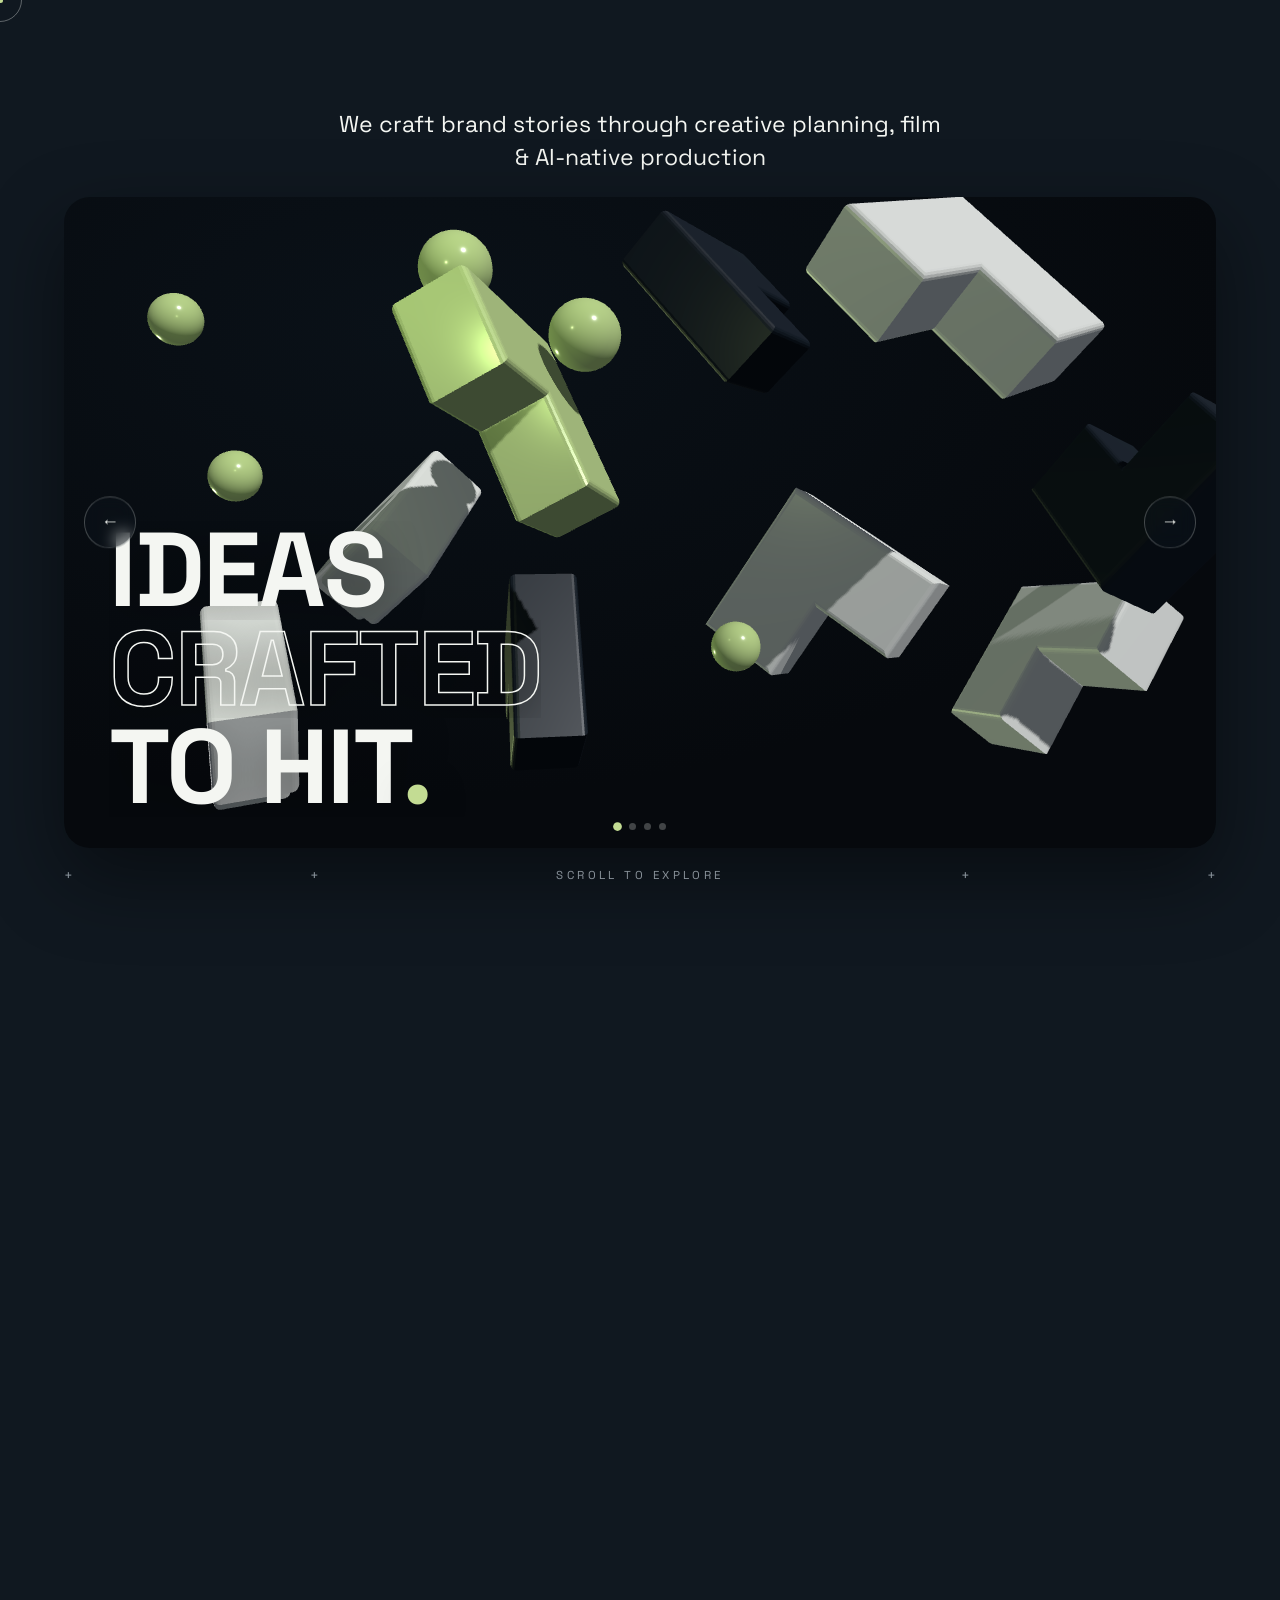
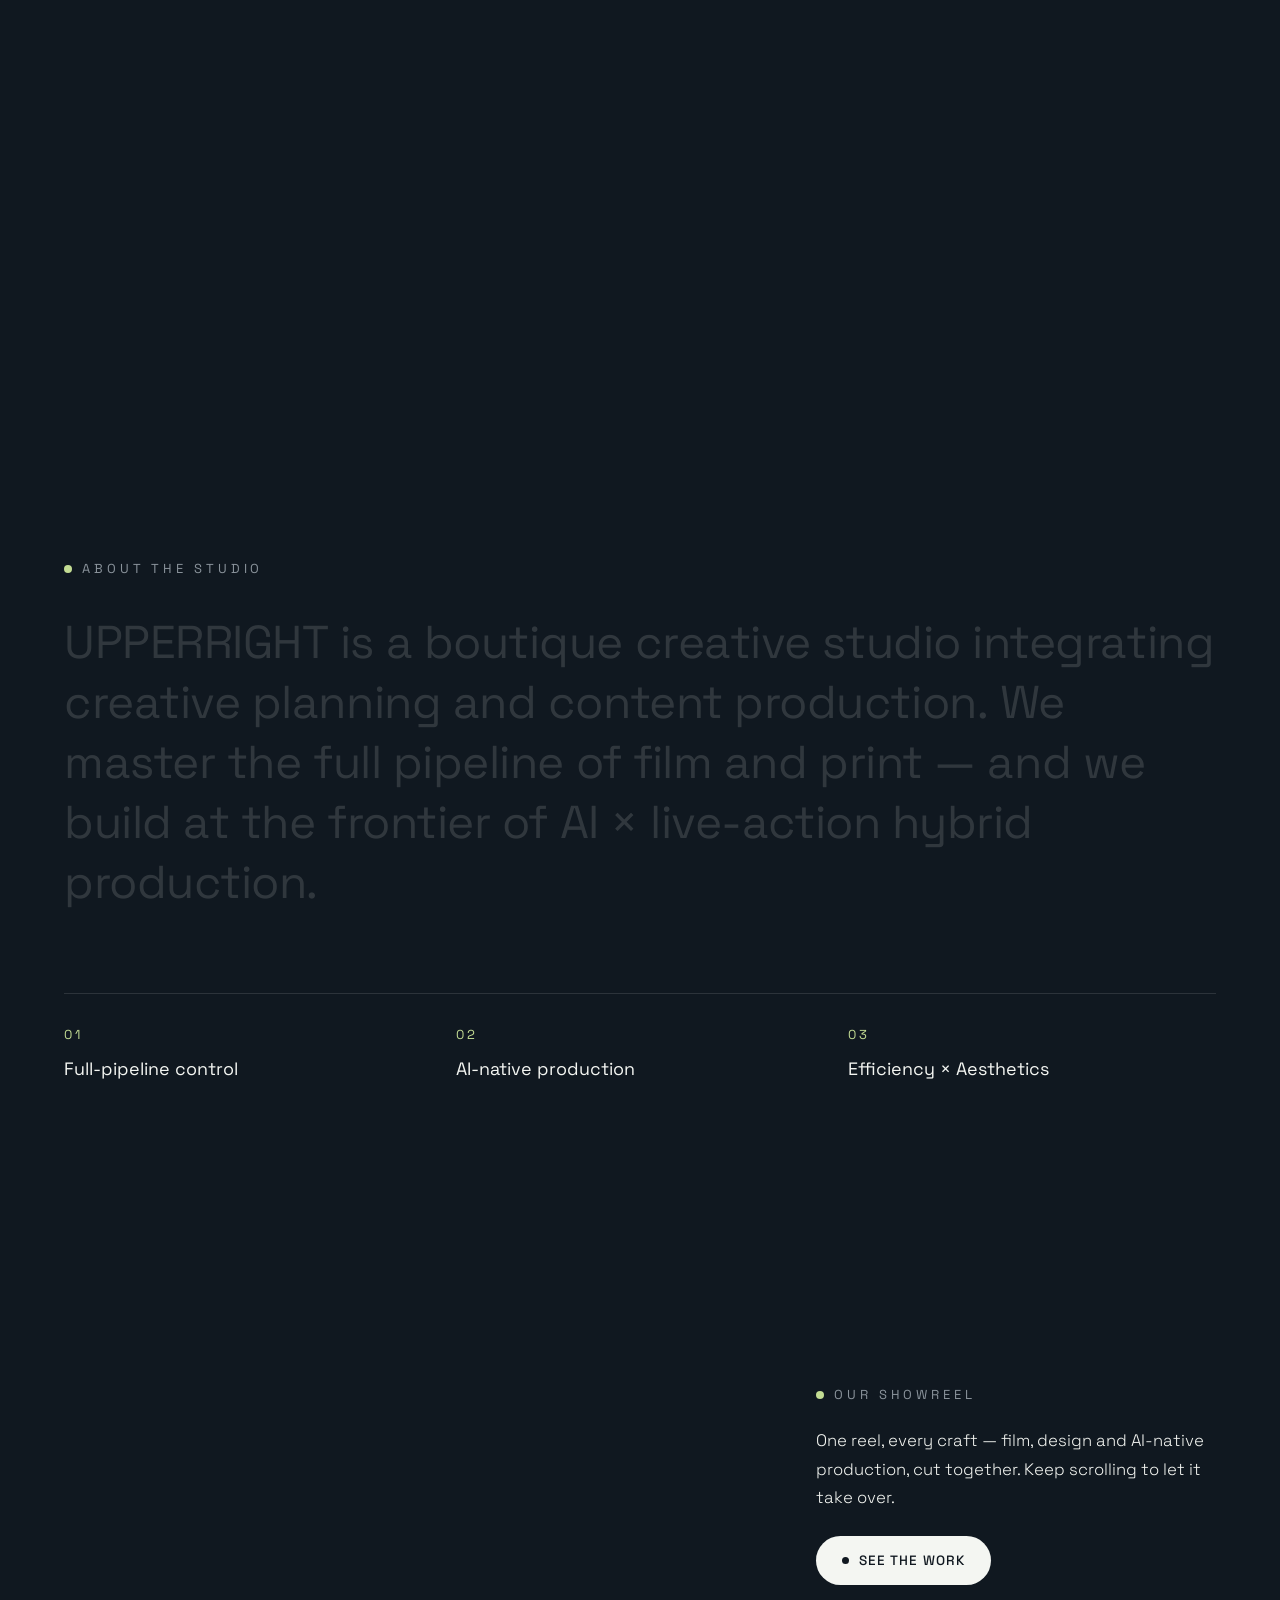
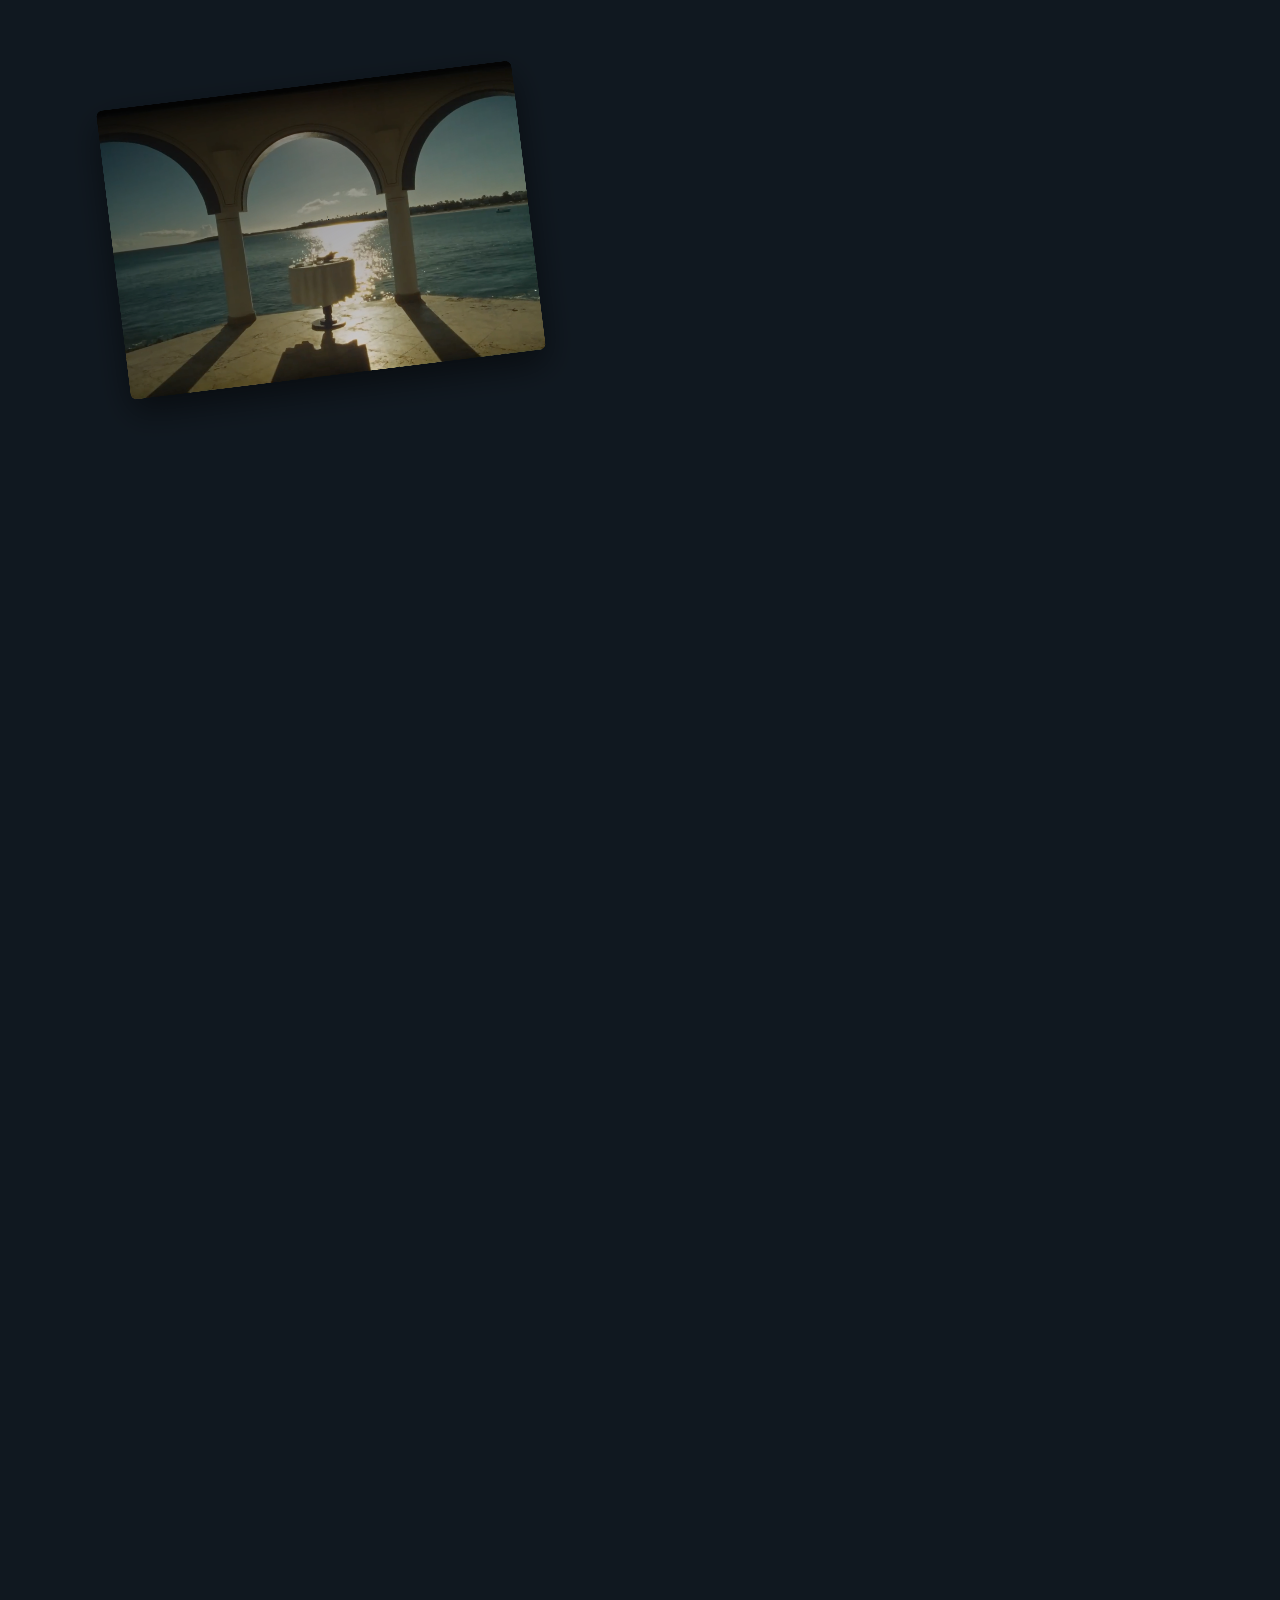
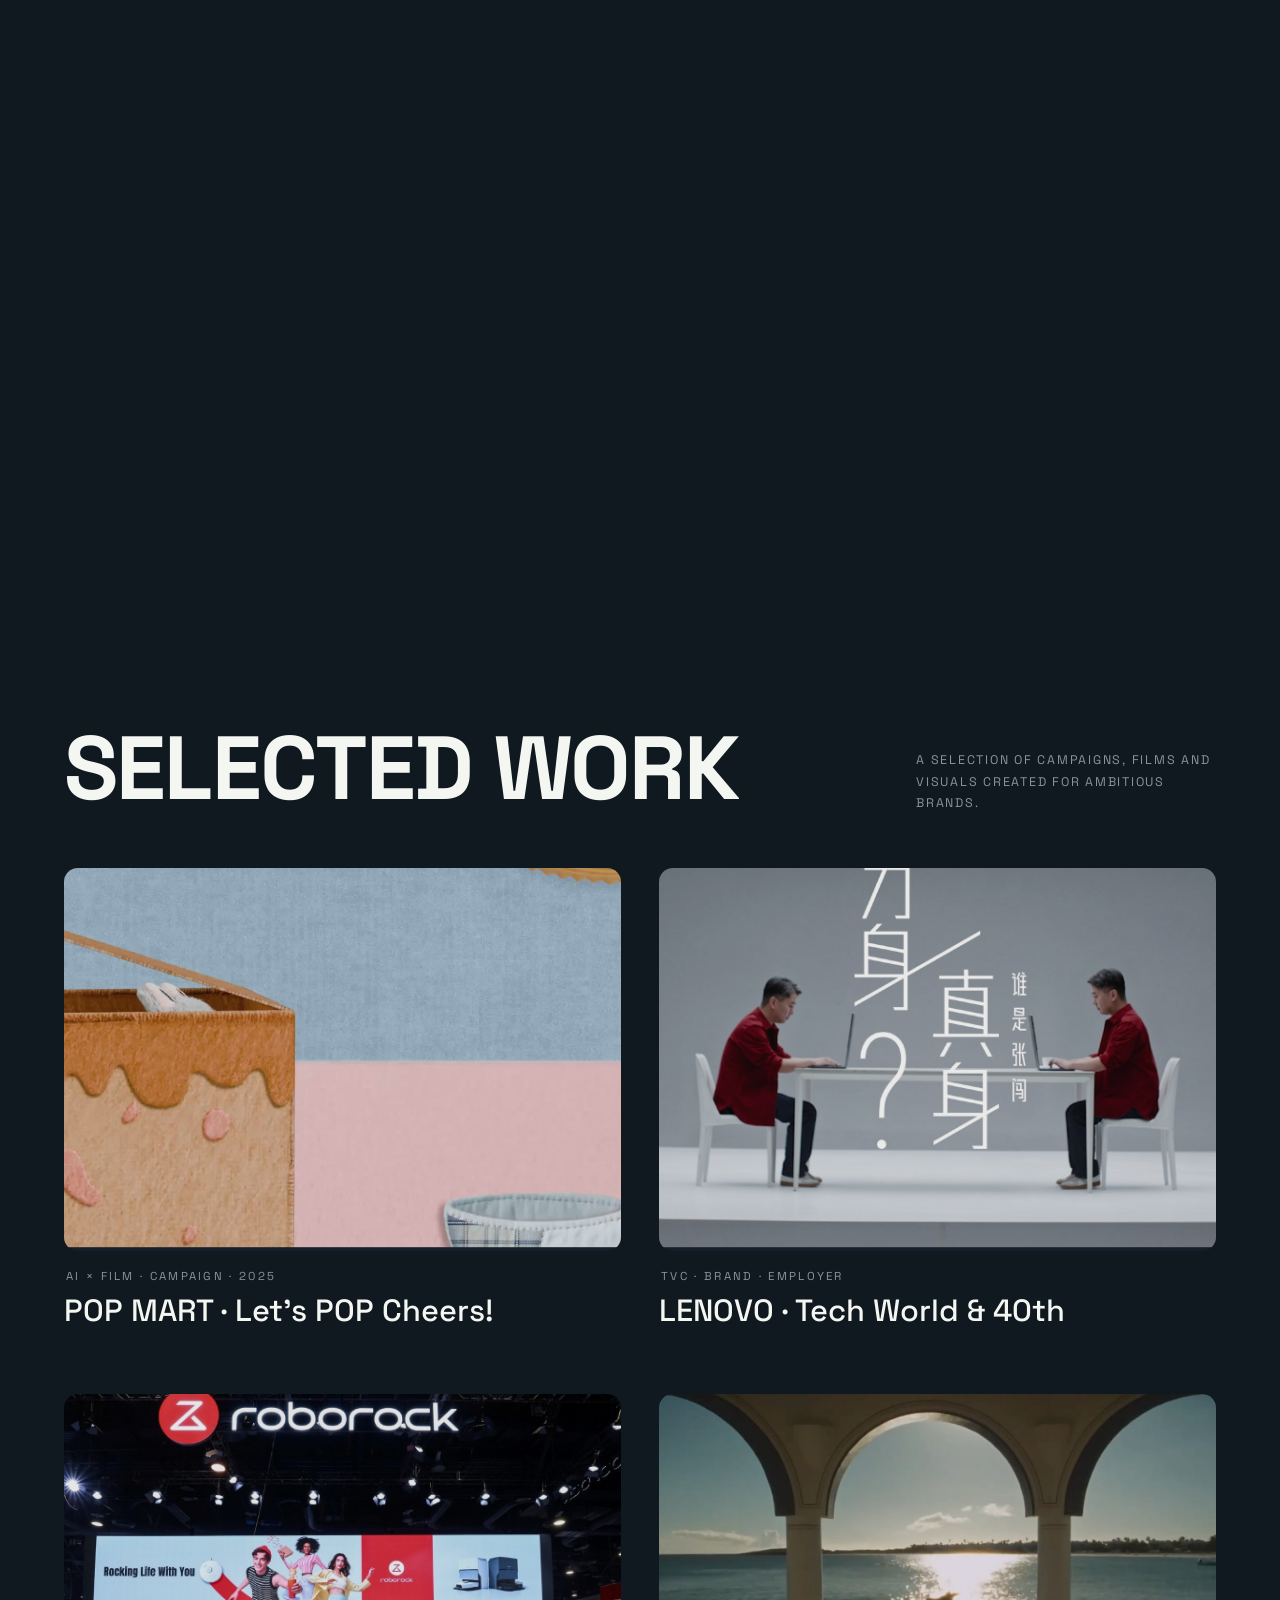
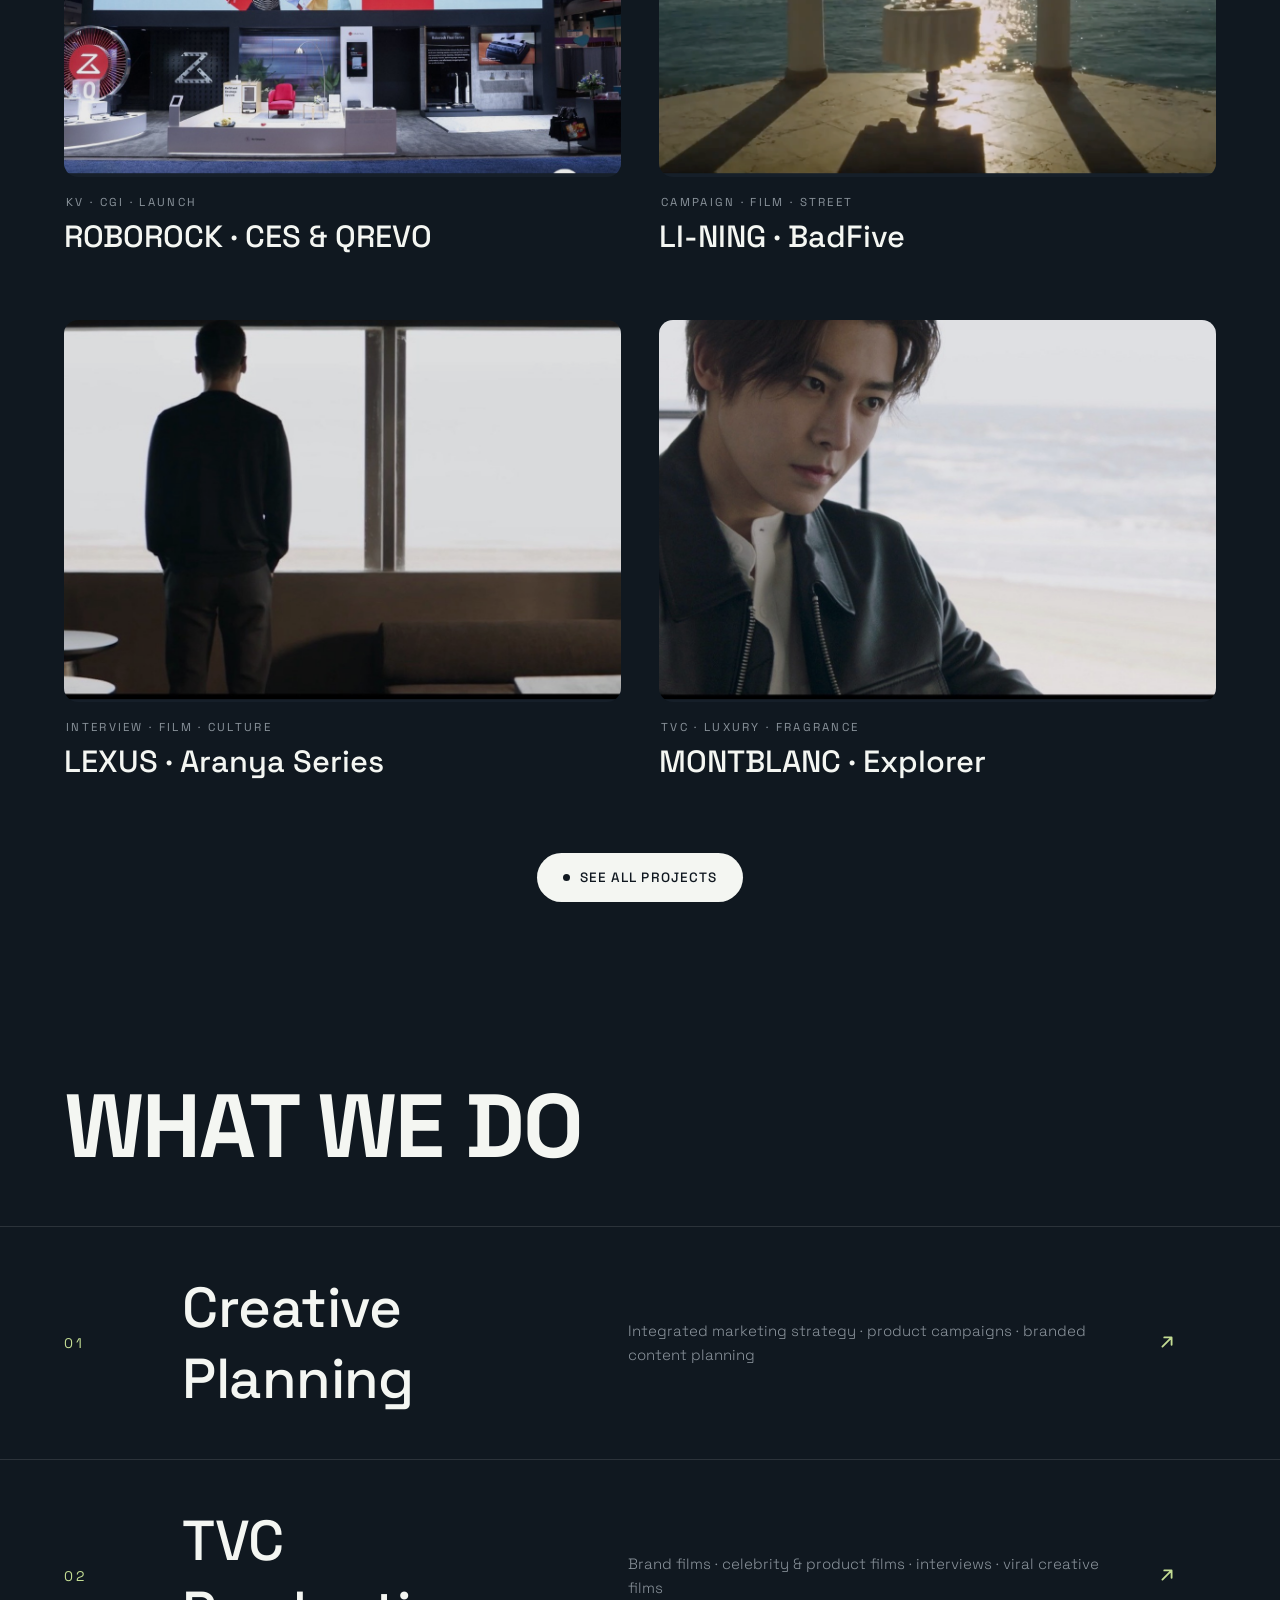
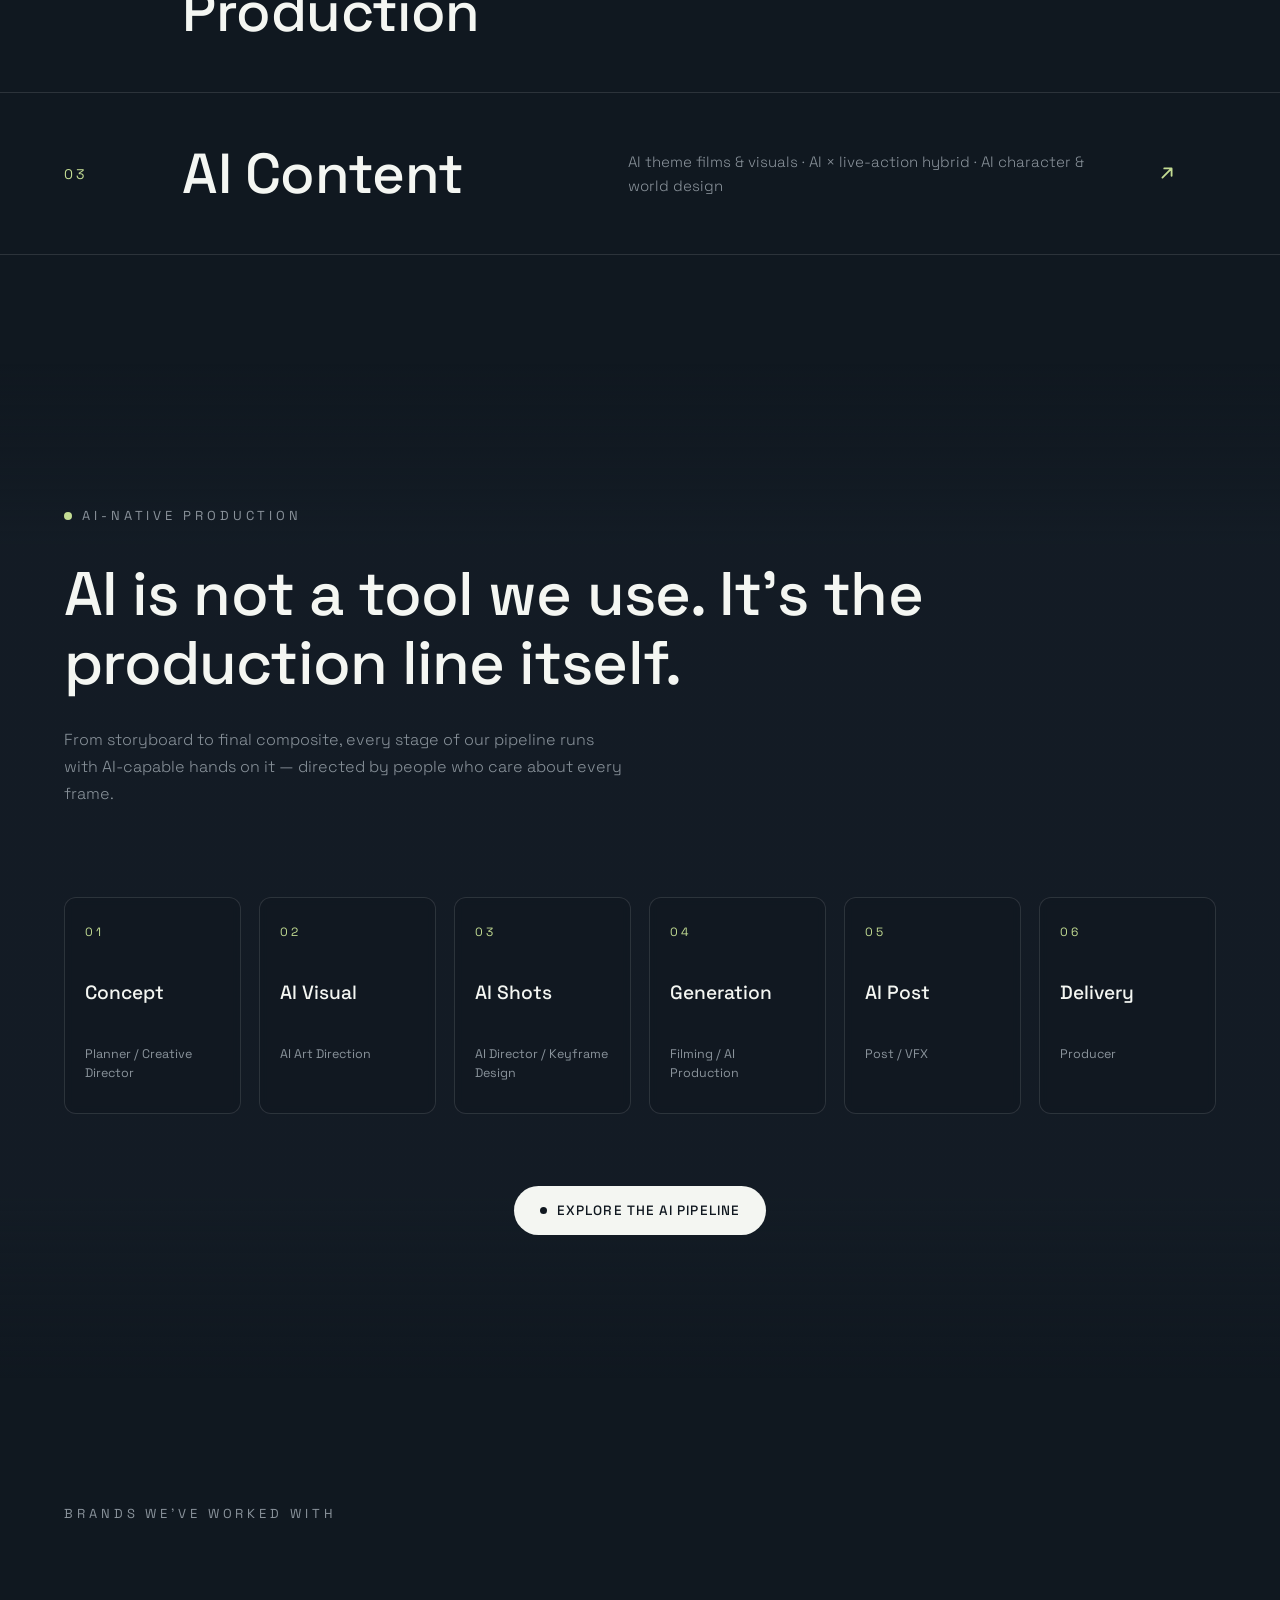
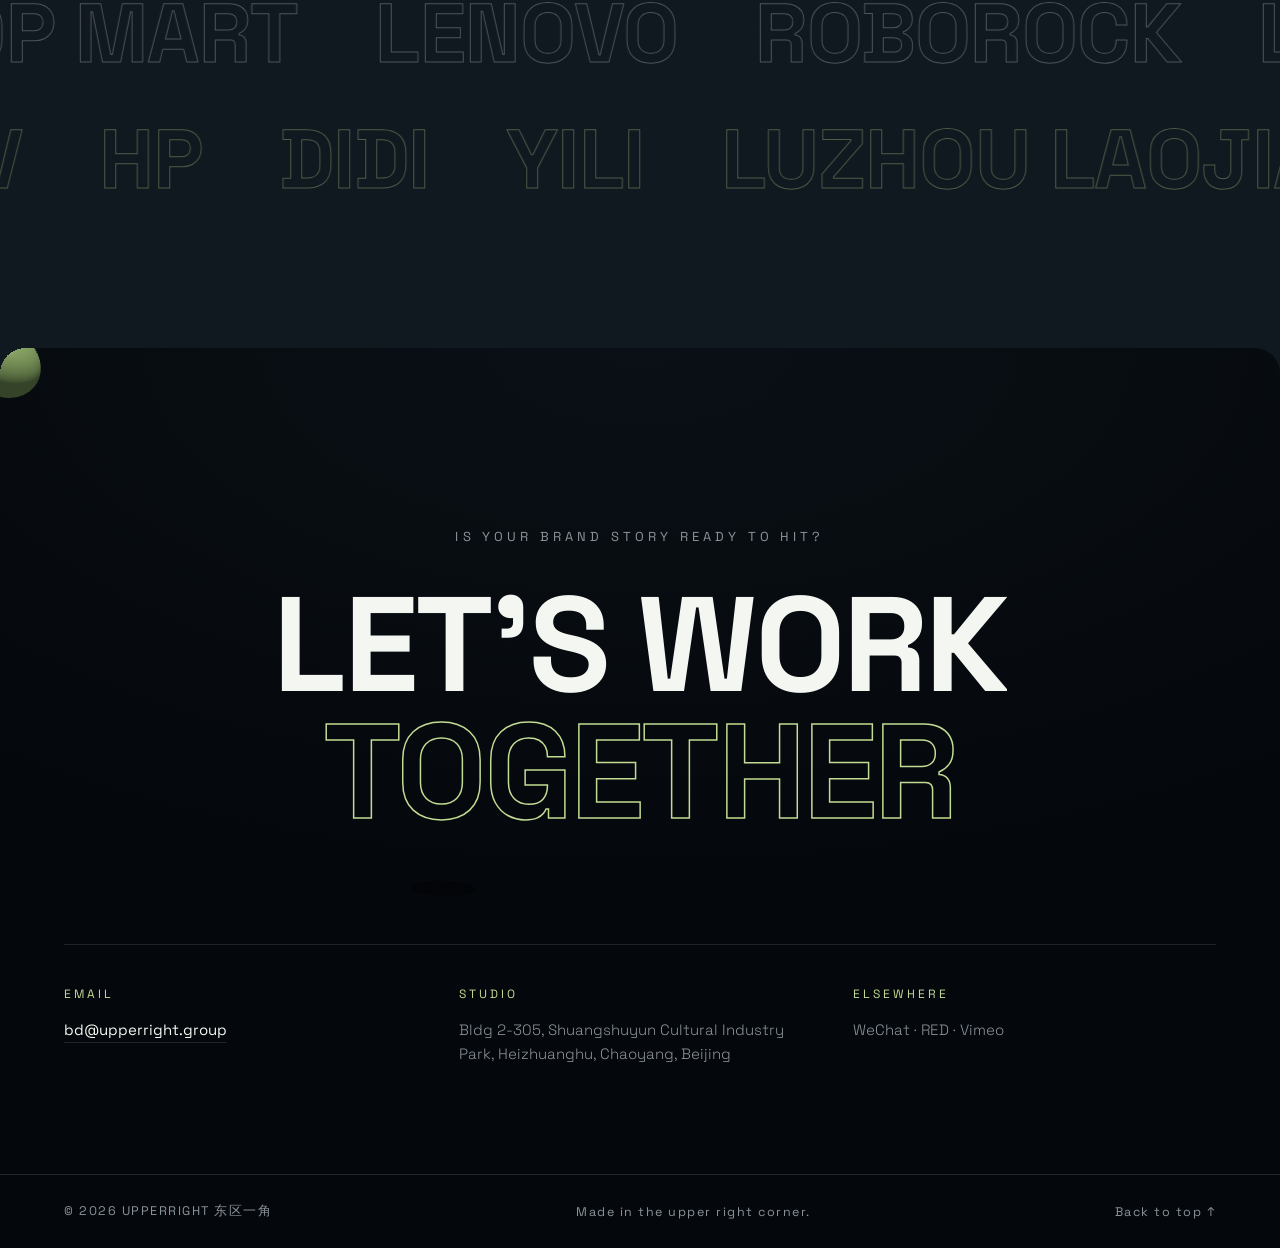
<file: index.html>
<!DOCTYPE html>
<html lang="en">
<head>
  <meta charset="UTF-8" />
  <meta name="viewport" content="width=device-width, initial-scale=1.0" />
  <title>UPPERRIGHT 东区一角 — Creative & Production Studio</title>
  <meta name="description" content="UPPERRIGHT 东区一角 is a boutique creative studio integrating creative planning and content production. Full-pipeline TVC, design and AI-native production." />
  <link rel="canonical" href="https://www.upperright.group/" />
  <meta property="og:type" content="website" />
  <meta property="og:site_name" content="UPPERRIGHT 东区一角" />
  <meta property="og:title" content="UPPERRIGHT 东区一角 — Creative & Production Studio" />
  <meta property="og:description" content="A boutique creative studio integrating creative planning and content production. Full-pipeline TVC, design and AI-native production." />
  <meta property="og:url" content="https://www.upperright.group/" />
  <meta property="og:image" content="https://www.upperright.group/assets/img/og-image.jpg" />
  <meta property="og:image:width" content="1200" />
  <meta property="og:image:height" content="630" />
  <meta name="twitter:card" content="summary_large_image" />
  <meta name="twitter:title" content="UPPERRIGHT 东区一角 — Creative & Production Studio" />
  <meta name="twitter:description" content="A boutique creative studio integrating creative planning and content production." />
  <meta name="twitter:image" content="https://www.upperright.group/assets/img/og-image.jpg" />
  <link rel="icon" type="image/svg+xml" href="assets/logo.svg" />
  <link rel="stylesheet" href="css/style.css?v=7" />
  <script type="importmap">
  {
    "imports": {
      "three": "./js/vendor/three.module.min.js",
      "cannon-es": "./js/vendor/cannon-es.js"
    }
  }
  </script>
</head>
<body class="lang-en">

  <!-- ============ LOADER ============ -->
  <div class="loader" id="loader">
    <div class="loader-stage">
      <svg class="loader-logo" viewBox="0 0 100 100" xmlns="http://www.w3.org/2000/svg" aria-hidden="true">
        <path id="loader-mouth" d="M0 0 L0 100 L100 100 L100 49.644 L47.71 52.291 L50.357 0 Z" fill="#F4F6F2"/>
      </svg>
      <div class="loader-dots" id="loader-dots">
        <span class="ldot"></span><span class="ldot"></span><span class="ldot"></span>
        <span class="ldot"></span><span class="ldot"></span>
      </div>
    </div>
    <div class="loader-meta">
      <span class="loader-word">UPPERRIGHT</span>
      <span class="loader-pct" id="loader-pct">0</span>
    </div>
  </div>

  <!-- ============ FIXED CANVASES ============ -->
  <canvas id="tube-canvas" aria-hidden="true"></canvas>
  <canvas id="trail-canvas" aria-hidden="true"></canvas>

  <!-- ============ CUSTOM CURSOR ============ -->
  <div class="cursor" id="cursor"><span class="cursor-dot"></span></div>

  <!-- ============ NAV ============ -->
  <header class="nav" id="nav">
    <a class="nav-brand" href="#top" data-cursor>
      <svg class="nav-logo" viewBox="-6 -6 112 112" xmlns="http://www.w3.org/2000/svg" aria-hidden="true">
        <path d="M0 0 L0 100 L100 100 L100 49.644 L47.71 52.291 L50.357 0 Z" fill="currentColor"/>
        <path d="M92.206 7.929 C99.684 15.446 98.543 28.705 89.658 37.542 C80.774 46.378 67.511 47.448 60.033 39.931 C52.556 32.414 53.697 19.156 62.581 10.319 C71.465 1.482 84.729 0.412 92.206 7.929 Z" fill="#C3DC93"/>
      </svg>
      <span class="nav-word">UPPERRIGHT<sup>®</sup></span>
    </a>
    <nav class="nav-links">
      <a href="about.html" data-cursor data-i18n="nav.about">Who We Are</a>
      <a href="#services" data-cursor data-i18n="nav.services">What We Do</a>
      <a href="projects.html" data-cursor data-i18n="nav.work">Work</a>
      <a href="#ai" data-cursor data-i18n="nav.ai">AI</a>
      <a href="#contact" data-cursor data-i18n="nav.contact">Contact</a>
    </nav>
    <div class="nav-right">
      <button class="lang-toggle" id="lang-toggle" data-cursor aria-label="Switch language">
        <span class="lt-en">EN</span><span class="lt-sep">/</span><span class="lt-zh">中</span>
      </button>
      <a class="nav-cta" href="#contact" data-cursor><span data-i18n="nav.talk">Let's talk</span><i class="nc-dot"></i></a>
      <button class="menu-btn" id="menu-btn" data-cursor aria-label="Menu"><span></span><span></span></button>
    </div>
  </header>

  <!-- ============ MOBILE MENU ============ -->
  <div class="mmenu" id="mmenu">
    <nav class="mmenu-links">
      <a href="index.html" data-i18n="nav.home">Home</a>
      <a href="about.html" data-i18n="nav.about">About Us</a>
      <a href="projects.html" data-i18n="nav.projects">Projects</a>
      <a href="#contact" data-i18n="nav.contact">Contact</a>
    </nav>
    <div class="mmenu-foot"><span>bd@upperright.group</span><span>Beijing, CN</span></div>
  </div>

  <main id="top">

    <!-- ============ HERO ============ -->
    <section class="hero" id="hero">
      <div class="hero-head">
        <p class="hero-statement" data-i18n="hero.statement">We craft brand stories through creative planning, film & AI-native production</p>
      </div>
      <div class="hero-card-wrap">
        <div class="hero-card" id="hero-card">
          <div class="hslides" id="hslides">
            <div class="hslide">
              <canvas id="hero3d"></canvas>
              <div class="hero-inner">
                <h1 class="hero-title" aria-label="Ideas crafted to hit">
                  <span class="ht-line"><span class="ht-word" data-i18n="hero.l1">IDEAS</span></span>
                  <span class="ht-line"><span class="ht-word ht-outline" data-i18n="hero.l2">CRAFTED</span></span>
                  <span class="ht-line"><span class="ht-word" data-i18n="hero.l3">TO HIT<em class="ht-dot">.</em></span></span>
                </h1>
              </div>
            </div>
            <div class="hslide hslide-case" data-cursor-view onclick="location.href='project.html?p=lenovo-days'">
              <img src="assets/img/days-at-lenovo.jpg" alt="Days at Lenovo — global employer brand film" />
              <div class="hs-info">
                <span class="hs-kicker" data-i18n="hero.caseKicker">Featured Case</span>
                <h2 class="hs-title">LENOVO <span class="wc-x">×</span> Days at Lenovo</h2>
                <p class="hs-sub" data-i18n="hero.case3">Global employer-brand film — What does it mean to work at a global company?</p>
              </div>
            </div>
            <div class="hslide hslide-case" data-cursor-view onclick="location.href='project.html?p=popmart'">
              <img src="assets/img/popmart-cheers.jpg" alt="POP MART — Let's POP Cheers!" />
              <div class="hs-info">
                <span class="hs-kicker" data-i18n="hero.caseKicker">Featured Case</span>
                <h2 class="hs-title">POP MART <span class="wc-x">×</span> Let's POP Cheers!</h2>
                <p class="hs-sub" data-i18n="hero.case1">AI felt-wool universe × live-action — theme film</p>
              </div>
            </div>
            <div class="hslide hslide-case" data-cursor-view onclick="location.href='project.html?p=roborock-ces'">
              <img src="assets/img/roborock-ces.jpg" alt="ROBOROCK — CES & QREVO" />
              <div class="hs-info">
                <span class="hs-kicker" data-i18n="hero.caseKicker">Featured Case</span>
                <h2 class="hs-title">ROBOROCK <span class="wc-x">×</span> CES & QREVO</h2>
                <p class="hs-sub" data-i18n="hero.case2">Product launch KV & global show visuals</p>
              </div>
            </div>
          </div>
          <button class="hnav hnav-prev" id="hnav-prev" data-cursor aria-label="Previous">←</button>
          <button class="hnav hnav-next" id="hnav-next" data-cursor aria-label="Next">→</button>
          <div class="hdots" id="hdots"><span class="active"></span><span></span><span></span><span></span></div>
        </div>
        <div class="cross-row" aria-hidden="true">
          <span>+</span><span>+</span><span class="cr-label" data-i18n="hero.scroll">SCROLL TO EXPLORE</span><span>+</span><span>+</span>
        </div>
      </div>
    </section>

    <!-- ============ INTRO STATEMENT ============ -->
    <section class="intro" id="studio-intro">
      <p class="intro-eyebrow"><span class="dot"></span><span data-i18n="intro.eyebrow">About the studio</span></p>
      <h2 class="intro-text" id="intro-text" data-i18n="intro.text">UPPERRIGHT is a boutique creative studio integrating creative planning and content production. We master the full pipeline of film and print — and we build at the frontier of AI × live-action hybrid production.</h2>
      <div class="intro-cols">
        <div class="intro-tags">
          <div class="intro-tag"><span class="it-num">01</span><span data-i18n="intro.t1">Full-pipeline control</span></div>
          <div class="intro-tag"><span class="it-num">02</span><span data-i18n="intro.t2">AI-native production</span></div>
          <div class="intro-tag"><span class="it-num">03</span><span data-i18n="intro.t3">Efficiency × Aesthetics</span></div>
        </div>
      </div>
    </section>

    <!-- ============ SHOWREEL ============ -->
    <section class="reel" id="reel">
      <div class="reel-pin" id="reel-pin">
        <div class="reel-copy" id="reel-copy">
          <p class="intro-eyebrow"><span class="dot"></span><span data-i18n="reel.eyebrow">Our showreel</span></p>
          <p class="reel-text" data-i18n="reel.text">One reel, every craft — film, design and AI-native production, cut together. Keep scrolling to let it take over.</p>
          <a class="pill" href="#work" data-cursor><i class="pill-dot"></i><span data-i18n="reel.btn">See the work</span></a>
        </div>
        <div class="reel-card" id="reel-card" data-cursor-view>
          <img src="assets/img/placeholder.png" alt="UPPERRIGHT showreel" />
          <div class="reel-tint"></div>
        </div>
        <div class="reel-words" aria-hidden="true">
          <span class="rw rw-l" data-i18n="reel.play">PLAY</span>
          <span class="rw-btn"><svg viewBox="0 0 24 24" width="22" height="22"><path d="M8 5v14l11-7z" fill="currentColor"/></svg></span>
          <span class="rw rw-r" data-i18n="reel.reel">REEL</span>
        </div>
        <div class="cross-corners" aria-hidden="true"><span>+</span><span>+</span><span>+</span><span>+</span></div>
      </div>
    </section>

    <!-- ============ WORK ============ -->
    <section class="work" id="work">
      <div class="sec-head">
        <h2 class="sec-title"><span data-i18n="work.title">Selected Work</span></h2>
        <p class="sec-note" data-i18n="work.note">A selection of campaigns, films and visuals created for ambitious brands.</p>
      </div>
      <div class="work-grid">

        <a class="wcard" href="project.html?p=popmart" data-cursor-view>
          <div class="wcard-media"><img src="assets/img/popmart-cheers.jpg" alt="POP MART — Let's POP Cheers!" /></div>
          <span class="wc-tags">AI × FILM · CAMPAIGN · 2025</span>
          <h3 class="wc-title"><i class="wc-arrow">→</i><span>POP MART · Let's POP Cheers!</span></h3>
        </a>

        <a class="wcard" href="project.html?p=lenovo-tech-world" data-cursor-view>
          <div class="wcard-media"><img src="assets/img/lenovo-tech-world.jpg" alt="Lenovo Tech World" /></div>
          <span class="wc-tags">TVC · BRAND · EMPLOYER</span>
          <h3 class="wc-title"><i class="wc-arrow">→</i><span>LENOVO · Tech World & 40th</span></h3>
        </a>

        <a class="wcard" href="project.html?p=roborock-ces" data-cursor-view>
          <div class="wcard-media"><img src="assets/img/roborock-ces.jpg" alt="Roborock CES" /></div>
          <span class="wc-tags">KV · CGI · LAUNCH</span>
          <h3 class="wc-title"><i class="wc-arrow">→</i><span>ROBOROCK · CES & QREVO</span></h3>
        </a>

        <a class="wcard" href="#contact" data-cursor-view>
          <div class="wcard-media"><img src="assets/img/placeholder.png" alt="Li-Ning BadFive" /></div>
          <span class="wc-tags">CAMPAIGN · FILM · STREET</span>
          <h3 class="wc-title"><i class="wc-arrow">→</i><span>LI-NING · BadFive</span></h3>
        </a>

        <a class="wcard" href="project.html?p=lexus-aranya" data-cursor-view>
          <div class="wcard-media"><img src="assets/img/lexus-aranya.jpg" alt="Lexus x Aranya" /></div>
          <span class="wc-tags">INTERVIEW · FILM · CULTURE</span>
          <h3 class="wc-title"><i class="wc-arrow">→</i><span>LEXUS · Aranya Series</span></h3>
        </a>

        <a class="wcard" href="project.html?p=montblanc-explorer" data-cursor-view>
          <div class="wcard-media"><img src="assets/img/montblanc-explorer.jpg" alt="Montblanc" /></div>
          <span class="wc-tags">TVC · LUXURY · FRAGRANCE</span>
          <h3 class="wc-title"><i class="wc-arrow">→</i><span>MONTBLANC · Explorer</span></h3>
        </a>

      </div>
      <div class="work-more"><a class="pill" href="projects.html" data-cursor><i class="pill-dot"></i><span data-i18n="work.more">See all projects</span></a></div>
    </section>

    <!-- ============ SERVICES ============ -->
    <section class="services" id="services">
      <div class="sec-head">
        <h2 class="sec-title"><span data-i18n="services.title">What We Do</span></h2>
        
      </div>
      <div class="svc-list">
        <div class="svc-row" data-cursor>
          <span class="svc-num">01</span>
          <h3 class="svc-name" data-i18n="services.s1">Creative Planning</h3>
          <p class="svc-desc" data-i18n="services.s1d">Integrated marketing strategy · product campaigns · branded content planning</p>
          <span class="svc-arrow"><svg viewBox="0 0 24 24" width="22" height="22" fill="none" stroke="currentColor" stroke-width="2" stroke-linecap="round" stroke-linejoin="round" aria-hidden="true"><path d="M7 17 17 7M9 7h8v8"/></svg></span>
        </div>
        <div class="svc-row" data-cursor>
          <span class="svc-num">02</span>
          <h3 class="svc-name" data-i18n="services.s2">TVC Production</h3>
          <p class="svc-desc" data-i18n="services.s2d">Brand films · celebrity & product films · interviews · viral creative films</p>
          <span class="svc-arrow"><svg viewBox="0 0 24 24" width="22" height="22" fill="none" stroke="currentColor" stroke-width="2" stroke-linecap="round" stroke-linejoin="round" aria-hidden="true"><path d="M7 17 17 7M9 7h8v8"/></svg></span>
        </div>
        <div class="svc-row" data-cursor>
          <span class="svc-num">03</span>
          <h3 class="svc-name" data-i18n="services.s3">AI Content</h3>
          <p class="svc-desc" data-i18n="services.s3d">AI theme films & visuals · AI × live-action hybrid · AI character & world design</p>
          <span class="svc-arrow"><svg viewBox="0 0 24 24" width="22" height="22" fill="none" stroke="currentColor" stroke-width="2" stroke-linecap="round" stroke-linejoin="round" aria-hidden="true"><path d="M7 17 17 7M9 7h8v8"/></svg></span>
        </div>
      </div>
    </section>

    <!-- ============ AI NATIVE ============ -->
    <section class="ai" id="ai">
      <div class="ai-head">
        <p class="intro-eyebrow"><span class="dot"></span><span data-i18n="ai.eyebrow">AI-native production</span></p>
        <h2 class="ai-title" data-i18n="ai.title">AI is not a tool we use. It's the production line itself.</h2>
        <p class="ai-sub" data-i18n="ai.sub">From storyboard to final composite, every stage of our pipeline runs with AI-capable hands on it — directed by people who care about every frame.</p>
      </div>
      <div class="ai-flow" id="ai-flow">
        <div class="ai-step"><span class="as-num">01</span><h4 data-i18n="ai.f1">Concept</h4><p data-i18n="ai.f1d">Planner / Creative Director</p></div>
        <div class="ai-step"><span class="as-num">02</span><h4 data-i18n="ai.f2">AI Visual</h4><p data-i18n="ai.f2d">AI Art Direction</p></div>
        <div class="ai-step"><span class="as-num">03</span><h4 data-i18n="ai.f3">AI Shots</h4><p data-i18n="ai.f3d">AI Director / Keyframe Design</p></div>
        <div class="ai-step"><span class="as-num">04</span><h4 data-i18n="ai.f4">Generation</h4><p data-i18n="ai.f4d">Filming / AI Production</p></div>
        <div class="ai-step"><span class="as-num">05</span><h4 data-i18n="ai.f5">AI Post</h4><p data-i18n="ai.f5d">Post / VFX</p></div>
        <div class="ai-step"><span class="as-num">06</span><h4 data-i18n="ai.f6">Delivery</h4><p data-i18n="ai.f6d">Producer</p></div>
      </div>
          <div class="work-more"><a class="pill" href="ai.html" data-cursor><i class="pill-dot"></i><span data-i18n="ai.more">Explore the AI pipeline</span></a></div>
</section>

    <!-- ============ CLIENTS ============ -->
    <section class="clients" id="clients">
      <p class="clients-label" data-i18n="clients.label">Brands we've worked with</p>
      <div class="marquee m1"><div class="marquee-track">
        <span>POP MART</span><span>LENOVO</span><span>ROBOROCK</span><span>LI-NING</span><span>LEXUS</span><span>MONTBLANC</span><span>VOLVO</span>
        <span>POP MART</span><span>LENOVO</span><span>ROBOROCK</span><span>LI-NING</span><span>LEXUS</span><span>MONTBLANC</span><span>VOLVO</span>
      </div></div>
      <div class="marquee m2"><div class="marquee-track">
        <span>HP</span><span>DIDI</span><span>YILI</span><span>LUZHOU LAOJIAO 1573</span><span>COLMO</span><span>ARCFOX</span><span>BTV</span>
        <span>HP</span><span>DIDI</span><span>YILI</span><span>LUZHOU LAOJIAO 1573</span><span>COLMO</span><span>ARCFOX</span><span>BTV</span>
      </div></div>
    </section>

    <!-- ============ CONTACT ============ -->
    <section class="contact" id="contact">
      <canvas id="contact3d" aria-hidden="true"></canvas>
      <div class="contact-inner">
        <p class="contact-kicker" data-i18n="contact.kicker">Is your brand story ready to hit?</p>
        <a class="contact-big" href="mailto:bd@upperright.group" data-cursor-view>
          <span class="cb-line" data-i18n="contact.l1">LET'S WORK</span>
          <span class="cb-line cb-green" data-i18n="contact.l2">TOGETHER</span>
        </a>
      </div>
      <div class="contact-cols">
        <div class="cc">
          <span class="cc-label">Email</span>
          <a href="mailto:bd@upperright.group" data-cursor>bd@upperright.group</a>
        </div>
        <div class="cc">
          <span class="cc-label" data-i18n="contact.addrLabel">Studio</span>
          <p data-i18n="contact.addr">Bldg 2-305, Shuangshuyun Cultural Industry Park, Heizhuanghu, Chaoyang, Beijing</p>
        </div>
        <div class="cc">
          <span class="cc-label" data-i18n="contact.followLabel">Elsewhere</span>
          <p>WeChat · RED · Vimeo</p>
        </div>
      </div>
    </section>

    <!-- ============ FOOTER ============ -->
    <footer class="footer">
      <span>© 2026 UPPERRIGHT 东区一角</span>
      <span data-i18n="footer.tag">Up and to the right.</span>
      <a href="#top" data-cursor data-i18n="footer.top">Back to top ↑</a>
    </footer>

  </main>

  <script src="js/vendor/gsap.min.js"></script>
  <script src="js/vendor/ScrollTrigger.min.js"></script>
  <script src="js/vendor/lenis.min.js"></script>
  <script src="js/i18n.js?v=3"></script>
  <script src="js/main.js"></script>
  <script type="module" src="js/hero3d.js"></script>
  <script type="module" src="js/tube.js"></script>
  <script type="module" src="js/contact3d.js"></script>
  <script src="js/trail.js"></script>
    <script src="js/lightbox.js?v=3"></script>
</body>
</html>
</file>
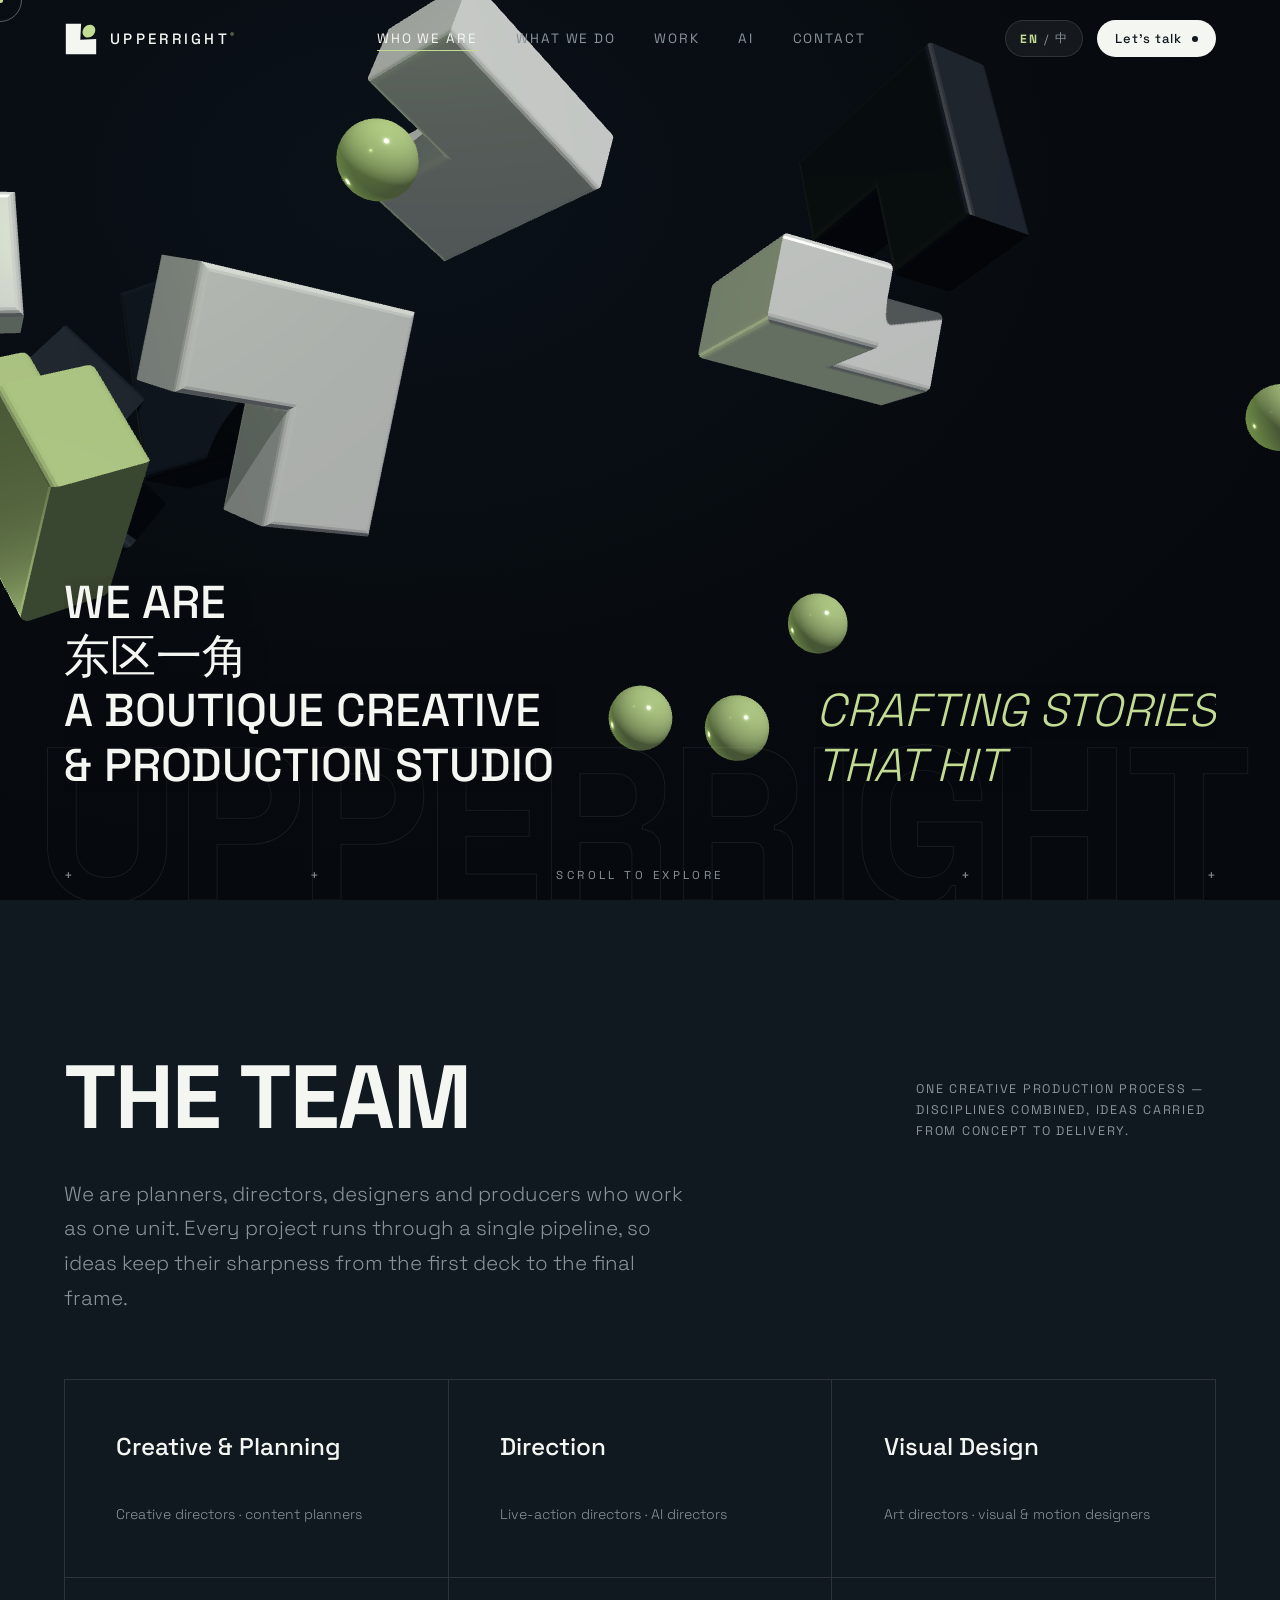
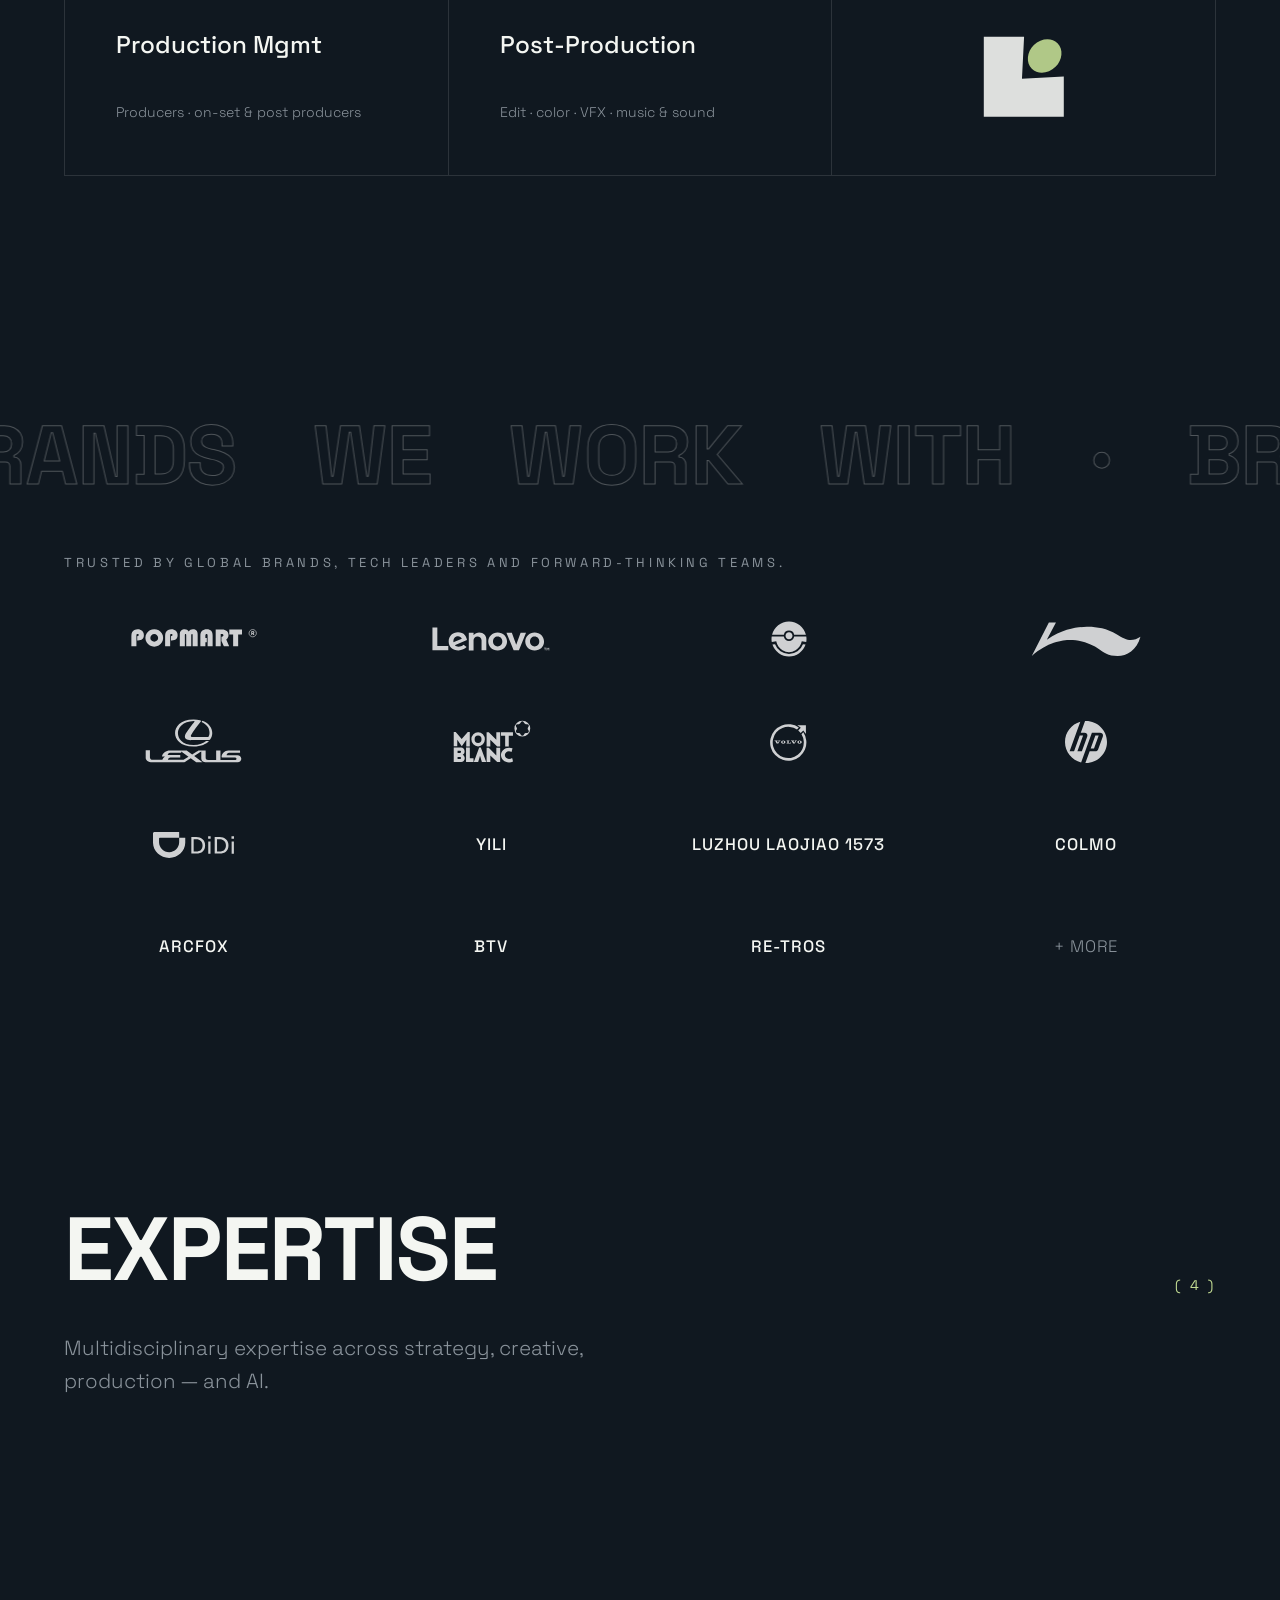
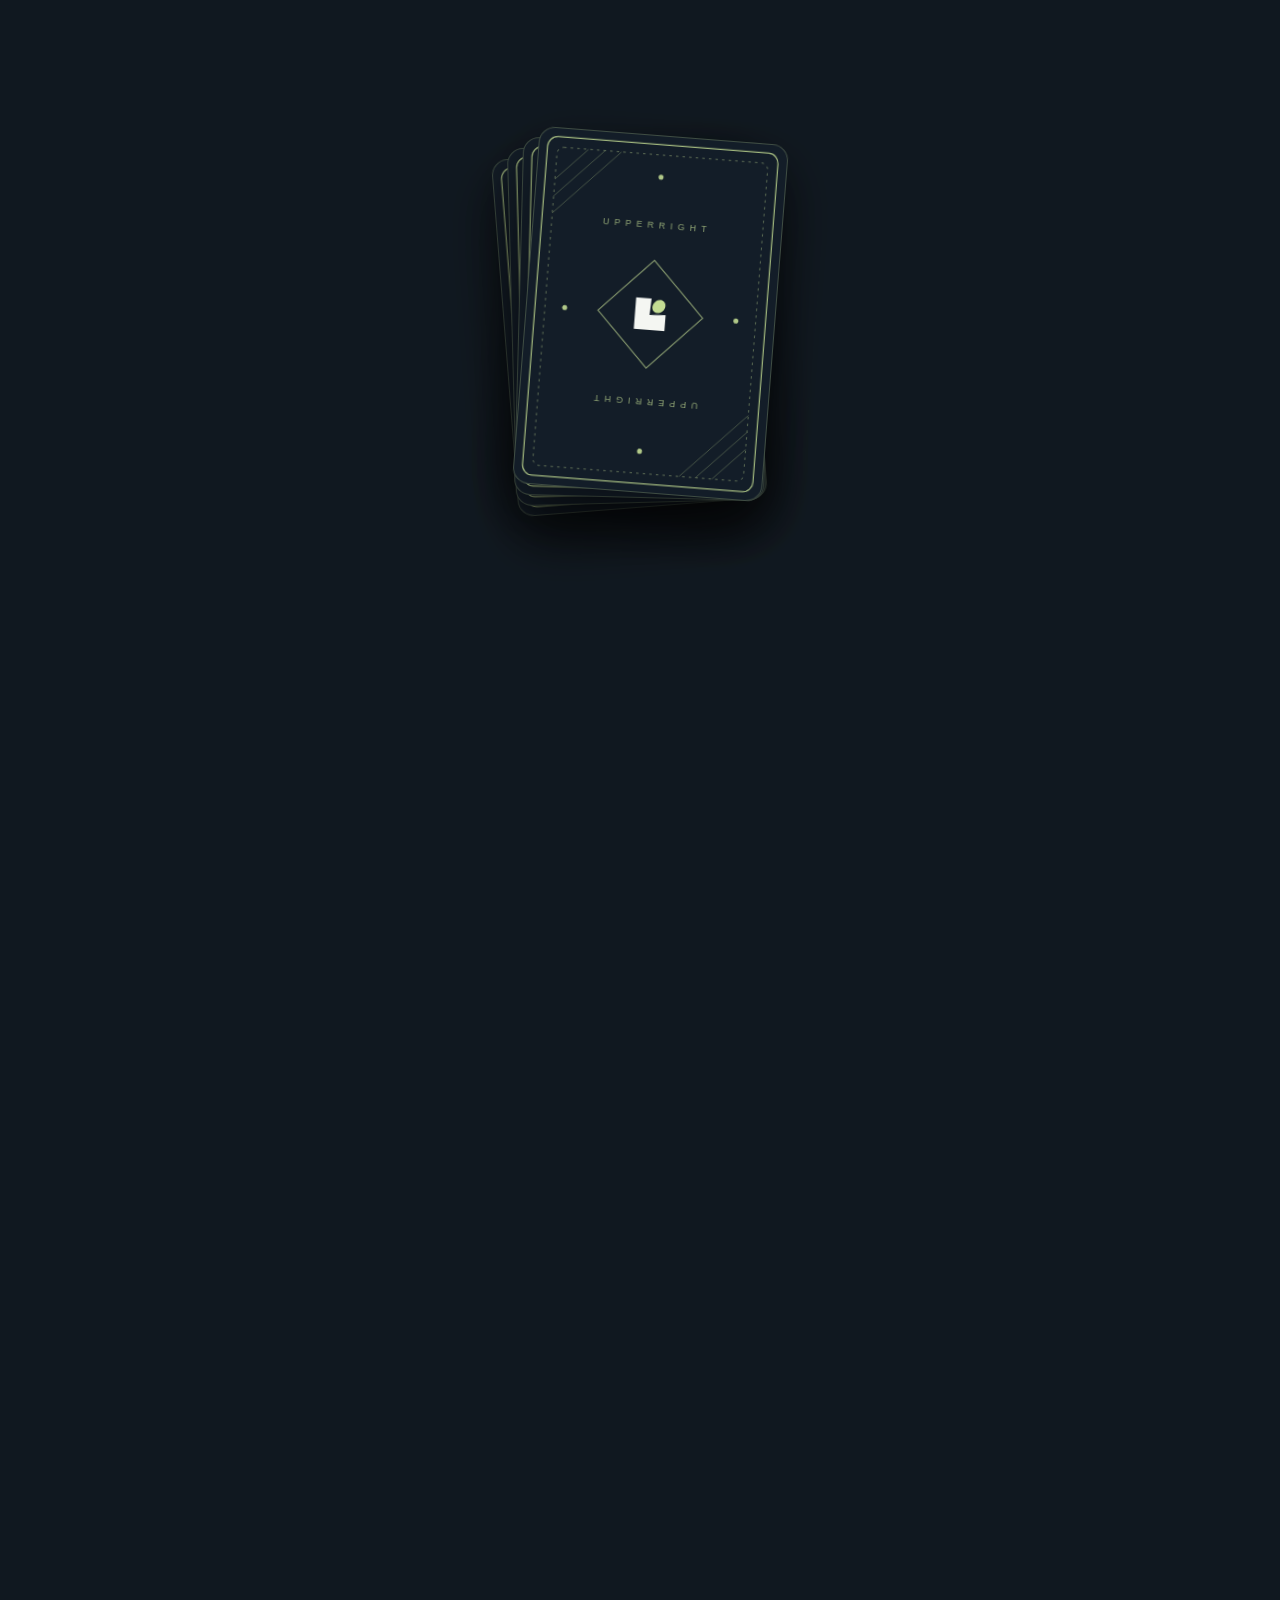
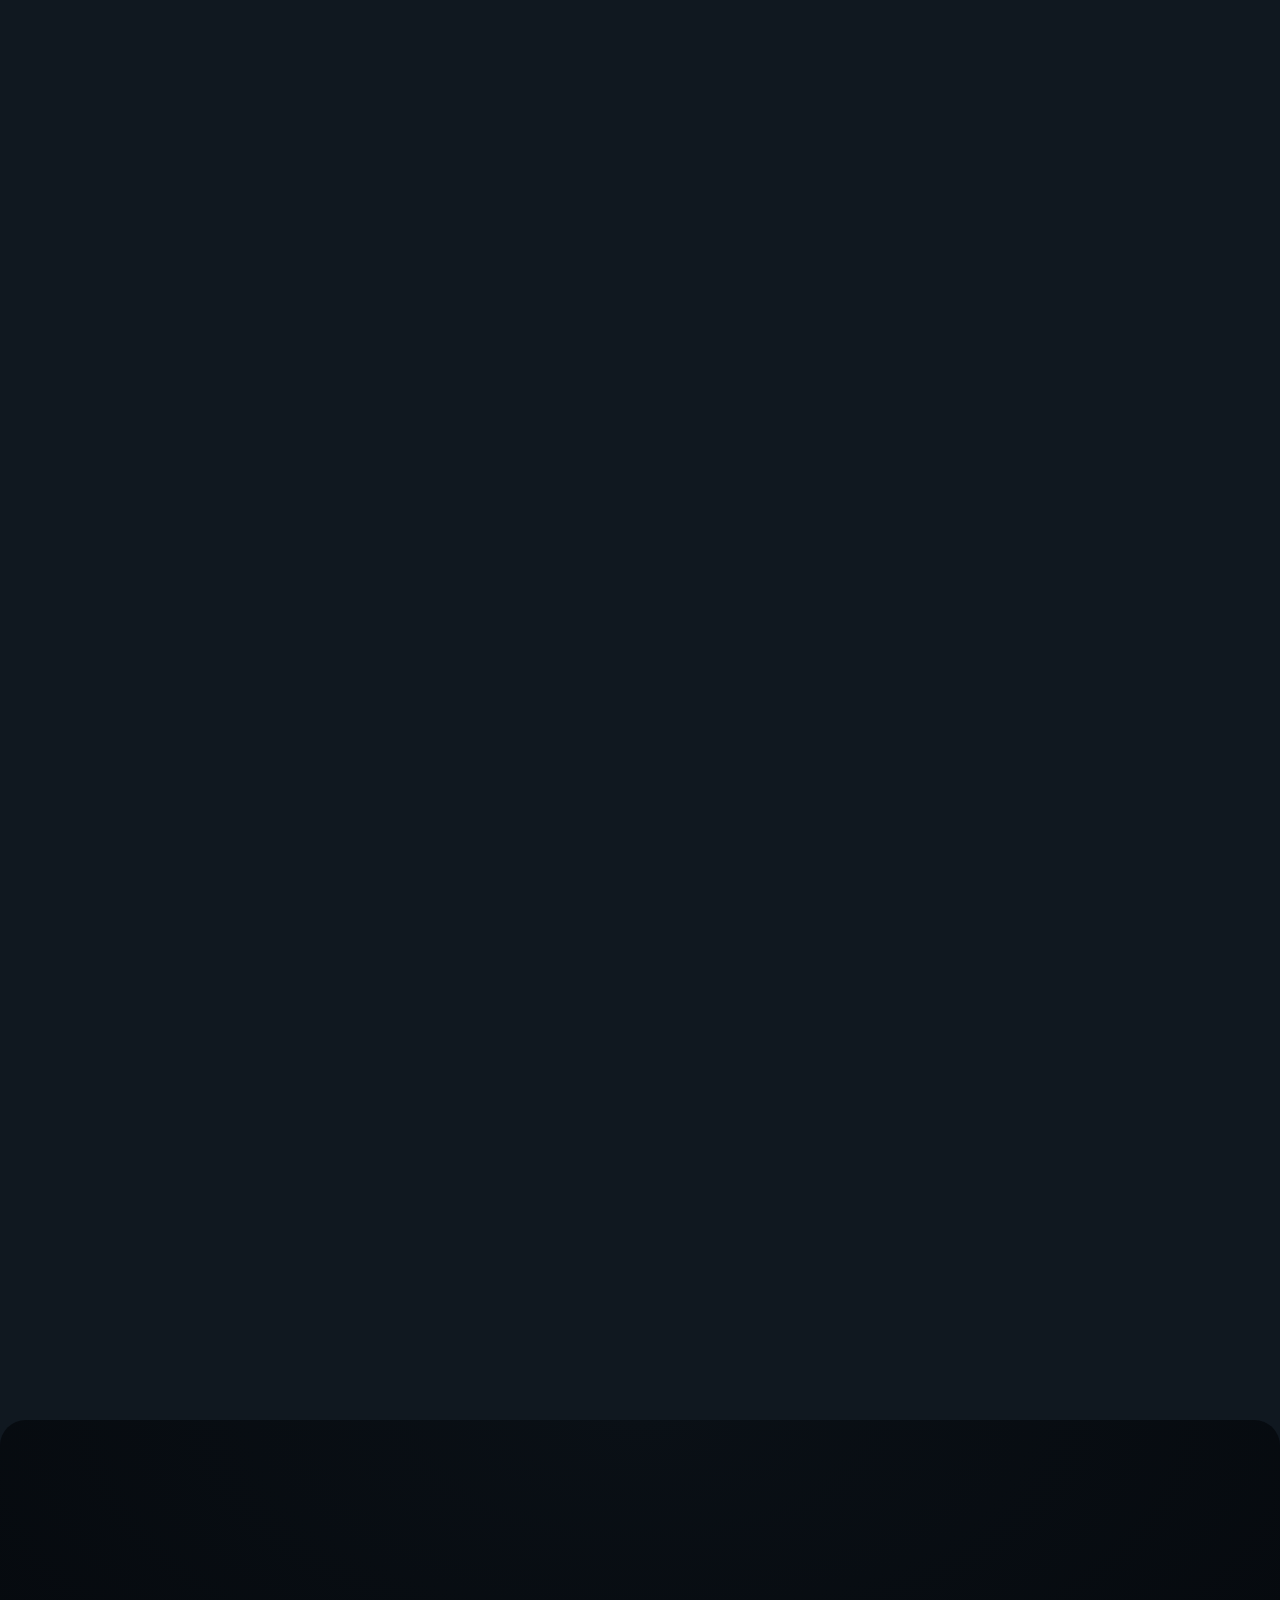
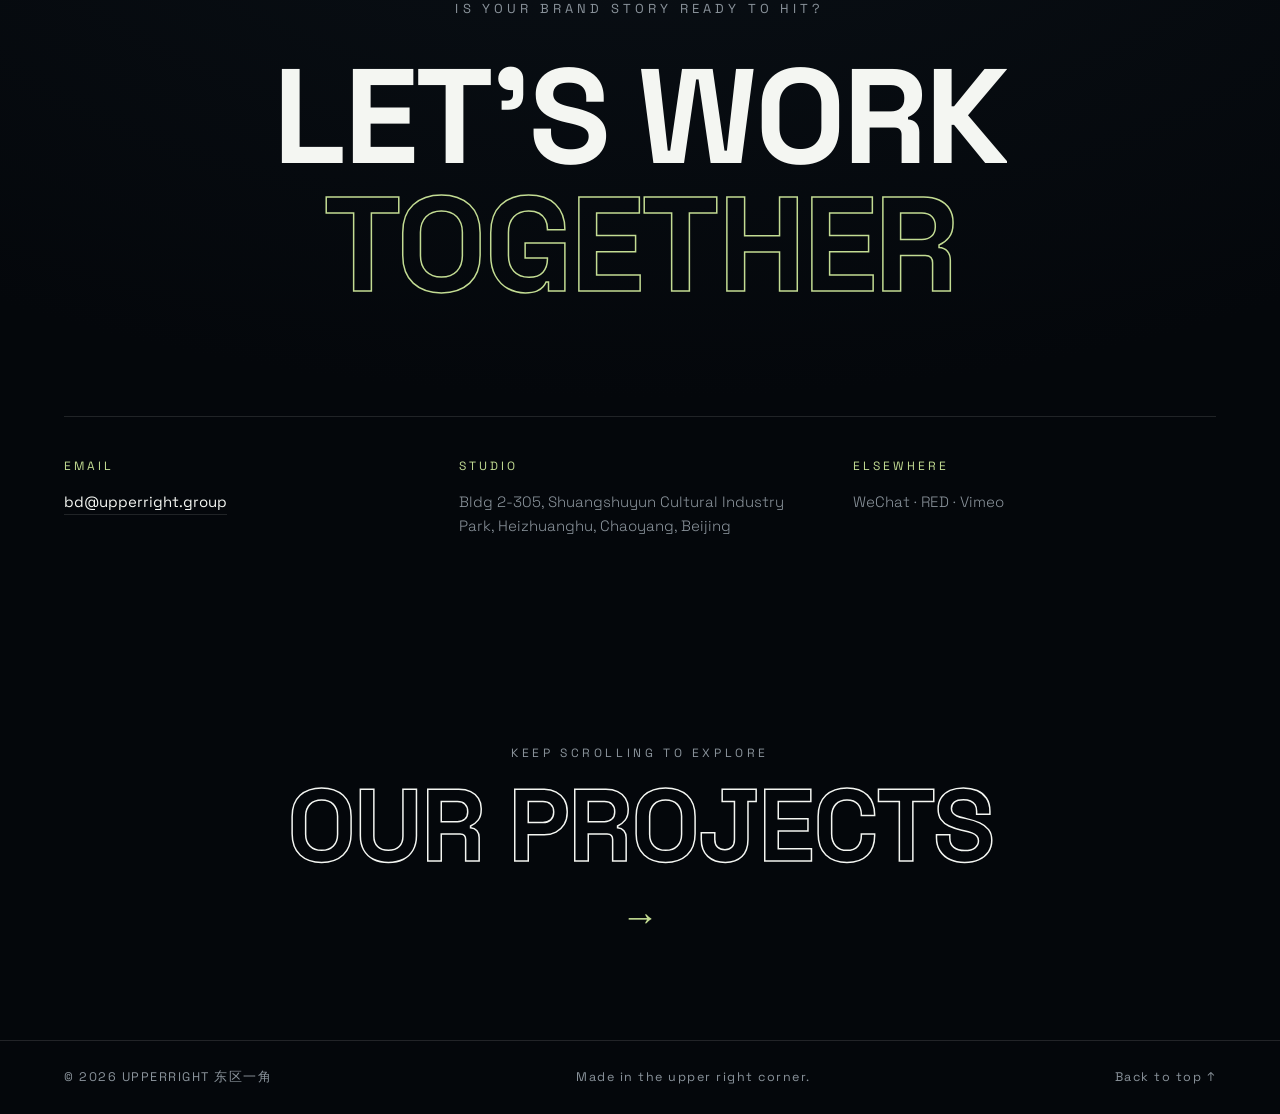
<file: about.html>
<!DOCTYPE html>
<html lang="en">
<head>
  <meta charset="UTF-8" />
  <meta name="viewport" content="width=device-width, initial-scale=1.0" />
  <title>About Us — UPPERRIGHT 东区一角</title>
  <meta name="description" content="UPPERRIGHT 东区一角 is a boutique creative & production studio in Beijing — strategy, creative, production and AI-native expertise." />
  <link rel="canonical" href="https://www.upperright.group/about.html" />
  <meta property="og:type" content="website" />
  <meta property="og:site_name" content="UPPERRIGHT 东区一角" />
  <meta property="og:title" content="About Us — UPPERRIGHT 东区一角" />
  <meta property="og:description" content="A boutique creative & production studio — strategy, creative, production and AI-native expertise." />
  <meta property="og:url" content="https://www.upperright.group/about.html" />
  <meta property="og:image" content="https://www.upperright.group/assets/img/og-image.jpg" />
  <meta property="og:image:width" content="1200" />
  <meta property="og:image:height" content="630" />
  <meta name="twitter:card" content="summary_large_image" />
  <meta name="twitter:title" content="About Us — UPPERRIGHT 东区一角" />
  <meta name="twitter:description" content="A boutique creative & production studio — strategy, creative, production and AI-native." />
  <meta name="twitter:image" content="https://www.upperright.group/assets/img/og-image.jpg" />
  <link rel="icon" type="image/svg+xml" href="assets/logo.svg" />
  <link rel="stylesheet" href="css/style.css?v=8" />
  <script type="importmap">
  {
    "imports": {
      "three": "./js/vendor/three.module.min.js",
      "cannon-es": "./js/vendor/cannon-es.js"
    }
  }
  </script>
</head>
<body class="lang-en" data-page="about">

  <!-- ============ LOADER ============ -->
  <div class="loader" id="loader">
    <div class="loader-stage">
      <svg class="loader-logo" viewBox="0 0 100 100" xmlns="http://www.w3.org/2000/svg" aria-hidden="true">
        <path id="loader-mouth" d="M0 0 L0 100 L100 100 L100 49.644 L47.71 52.291 L50.357 0 Z" fill="#F4F6F2"/>
      </svg>
      <div class="loader-dots" id="loader-dots">
        <span class="ldot"></span><span class="ldot"></span><span class="ldot"></span>
        <span class="ldot"></span><span class="ldot"></span>
      </div>
    </div>
    <div class="loader-meta">
      <span class="loader-word">UPPERRIGHT</span>
      <span class="loader-pct" id="loader-pct">0</span>
    </div>
  </div>

  <!-- ============ FIXED CANVASES ============ -->
  <canvas id="tube-canvas" aria-hidden="true"></canvas>
  <canvas id="trail-canvas" aria-hidden="true"></canvas>

  <!-- ============ CUSTOM CURSOR ============ -->
  <div class="cursor" id="cursor"><span class="cursor-dot"></span></div>

  <!-- ============ NAV ============ -->
  <header class="nav" id="nav">
    <a class="nav-brand" href="index.html" data-cursor>
      <svg class="nav-logo" viewBox="-6 -6 112 112" xmlns="http://www.w3.org/2000/svg" aria-hidden="true">
        <path d="M0 0 L0 100 L100 100 L100 49.644 L47.71 52.291 L50.357 0 Z" fill="currentColor"/>
        <path d="M92.206 7.929 C99.684 15.446 98.543 28.705 89.658 37.542 C80.774 46.378 67.511 47.448 60.033 39.931 C52.556 32.414 53.697 19.156 62.581 10.319 C71.465 1.482 84.729 0.412 92.206 7.929 Z" fill="#C3DC93"/>
      </svg>
      <span class="nav-word">UPPERRIGHT<sup>®</sup></span>
    </a>
    <nav class="nav-links">
      <a href="about.html" class="nl-active" data-cursor data-i18n="nav.about">Who We Are</a>
      <a href="index.html#services" data-cursor data-i18n="nav.services">What We Do</a>
      <a href="projects.html" data-cursor data-i18n="nav.work">Work</a>
      <a href="index.html#ai" data-cursor data-i18n="nav.ai">AI</a>
      <a href="#contact" data-cursor data-i18n="nav.contact">Contact</a>
    </nav>
    <div class="nav-right">
      <button class="lang-toggle" id="lang-toggle" data-cursor aria-label="Switch language">
        <span class="lt-en">EN</span><span class="lt-sep">/</span><span class="lt-zh">中</span>
      </button>
      <a class="nav-cta" href="#contact" data-cursor><span data-i18n="nav.talk">Let's talk</span><i class="nc-dot"></i></a>
      <button class="menu-btn" id="menu-btn" data-cursor aria-label="Menu"><span></span><span></span></button>
    </div>
  </header>

  <!-- ============ MOBILE MENU ============ -->
  <div class="mmenu" id="mmenu">
    <nav class="mmenu-links">
      <a href="index.html" data-i18n="nav.home">Home</a>
      <a href="about.html" data-i18n="nav.about">About Us</a>
      <a href="projects.html" data-i18n="nav.projects">Projects</a>
      <a href="#contact" data-i18n="nav.contact">Contact</a>
    </nav>
    <div class="mmenu-foot"><span>bd@upperright.group</span><span>Beijing, CN</span></div>
  </div>

  <main id="top">

    <!-- ============ ABOUT HERO ============ -->
    <section class="ahero" id="ahero">
      <canvas id="about3d"></canvas>
      <div class="ahero-lines">
        <div class="al-left">
          <span class="al-line"><em data-i18n="ahero.l1">WE ARE</em></span>
          <span class="al-line"><em data-i18n="ahero.l2">东区一角</em></span>
          <span class="al-line"><em data-i18n="ahero.l3">A BOUTIQUE CREATIVE</em></span>
          <span class="al-line"><em data-i18n="ahero.l4">& PRODUCTION STUDIO</em></span>
        </div>
        <div class="al-right">
          <span class="al-line"><em data-i18n="ahero.r1">CRAFTING STORIES</em></span>
          <span class="al-line"><em data-i18n="ahero.r2">THAT HIT</em></span>
        </div>
      </div>
      <div class="ahero-mark" aria-hidden="true">UPPERRIGHT</div>
      <div class="cross-row" aria-hidden="true">
        <span>+</span><span>+</span><span class="cr-label" data-i18n="hero.scroll">SCROLL TO EXPLORE</span><span>+</span><span>+</span>
      </div>
    </section>

    <!-- ============ TEAM ============ -->
    <section class="team" id="team">
      <div class="sec-head">
        <h2 class="sec-title"><span data-i18n="team.title">The Team</span></h2>
        <p class="sec-note" data-i18n="team.note">One creative production process — disciplines combined, ideas carried from concept to delivery.</p>
      </div>
      <p class="team-intro" data-i18n="team.intro">We are planners, directors, designers and producers who work as one unit. Every project runs through a single pipeline, so ideas keep their sharpness from the first deck to the final frame.</p>
      <div class="studio-grid">
        <div class="st-cell"><h4 data-i18n="studio.g1">Creative & Planning</h4><p data-i18n="studio.g1d">Creative directors · content planners</p></div>
        <div class="st-cell"><h4 data-i18n="studio.g2">Direction</h4><p data-i18n="studio.g2d">Live-action directors · AI directors</p></div>
        <div class="st-cell"><h4 data-i18n="studio.g3">Visual Design</h4><p data-i18n="studio.g3d">Art directors · visual & motion designers</p></div>
        <div class="st-cell"><h4 data-i18n="studio.g4">Production Mgmt</h4><p data-i18n="studio.g4d">Producers · on-set & post producers</p></div>
        <div class="st-cell"><h4 data-i18n="studio.g5">Post-Production</h4><p data-i18n="studio.g5d">Edit · color · VFX · music & sound</p></div>
        <div class="st-cell st-cell-logo"><svg viewBox="-6 -6 112 112" xmlns="http://www.w3.org/2000/svg"><path d="M0 0 L0 100 L100 100 L100 49.644 L47.71 52.291 L50.357 0 Z" fill="currentColor"/><path d="M92.206 7.929 C99.684 15.446 98.543 28.705 89.658 37.542 C80.774 46.378 67.511 47.448 60.033 39.931 C52.556 32.414 53.697 19.156 62.581 10.319 C71.465 1.482 84.729 0.412 92.206 7.929 Z" fill="#C3DC93"/></svg></div>
      </div>
    </section>

    <!-- ============ BRANDS ============ -->
    <section class="brands" id="brands">
      <div class="marquee m1"><div class="marquee-track">
        <span>BRANDS</span><span>WE</span><span>WORK</span><span>WITH</span><span>·</span>
        <span>BRANDS</span><span>WE</span><span>WORK</span><span>WITH</span><span>·</span>
        <span>BRANDS</span><span>WE</span><span>WORK</span><span>WITH</span><span>·</span>
      </div></div>
      <p class="brands-note" data-i18n="brands.note">Trusted by global brands, tech leaders and forward-thinking teams.</p>
      <div class="brand-wall">
        <span class="bw-cell"><img class="bw-logo" src="assets/logos/popmart.svg" alt="POP MART" loading="lazy" /></span>
        <span class="bw-cell"><img class="bw-logo" src="assets/logos/lenovo.svg" alt="LENOVO" loading="lazy" /></span>
        <span class="bw-cell"><img class="bw-logo bw-sq" src="assets/logos/roborock.svg" alt="ROBOROCK" loading="lazy" /></span>
        <span class="bw-cell"><img class="bw-logo bw-sq" src="assets/logos/lining.svg" alt="LI-NING" loading="lazy" /></span>
        <span class="bw-cell"><img class="bw-logo bw-tall" src="assets/logos/lexus.svg" alt="LEXUS" loading="lazy" /></span>
        <span class="bw-cell"><img class="bw-logo bw-tall" src="assets/logos/montblanc.svg" alt="MONTBLANC" loading="lazy" /></span>
        <span class="bw-cell"><img class="bw-logo bw-sq" src="assets/logos/volvo.svg" alt="VOLVO" loading="lazy" /></span>
        <span class="bw-cell"><img class="bw-logo bw-sq" src="assets/logos/hp.svg" alt="HP" loading="lazy" /></span>
        <span class="bw-cell"><img class="bw-logo" src="assets/logos/didi.svg" alt="DIDI" loading="lazy" /></span>
        <span>YILI</span><span>LUZHOU LAOJIAO 1573</span><span>COLMO</span>
        <span>ARCFOX</span><span>BTV</span><span>RE-TROS</span><span class="bw-more" data-i18n="brands.more">+ MORE</span>
      </div>
    </section>

    <!-- ============ EXPERTISE ============ -->
    <section class="expertise" id="expertise">
      <div class="sec-head">
        <h2 class="sec-title"><span data-i18n="exp.title">Expertise</span></h2>
        <span class="sec-count">( 4 )</span>
      </div>
      <p class="exp-lead" data-i18n="exp.lead">Multidisciplinary expertise across strategy, creative, production — and AI.</p>
      <div class="exp-pin" id="exp-pin">
        <div class="exp-stage" id="exp-stage">

          <div class="pcard"><div class="pcard-inner">
            <div class="pcard-back">
              <svg viewBox="0 0 300 420" xmlns="http://www.w3.org/2000/svg" preserveAspectRatio="none">
                <rect x="10" y="10" width="280" height="400" rx="12" fill="none" stroke="#C3DC93" stroke-width="1.5" opacity="0.8"/>
                <rect x="22" y="22" width="256" height="376" rx="8" fill="none" stroke="#C3DC93" stroke-width="1" stroke-dasharray="3 5" opacity="0.5"/>
                <g stroke="#C3DC93" stroke-width="1" opacity="0.35">
                  <line x1="22" y1="60" x2="60" y2="22"/><line x1="22" y1="80" x2="80" y2="22"/><line x1="22" y1="100" x2="100" y2="22"/>
                  <line x1="278" y1="360" x2="240" y2="398"/><line x1="278" y1="340" x2="220" y2="398"/><line x1="278" y1="320" x2="200" y2="398"/>
                </g>
                <g fill="#C3DC93" opacity="0.9">
                  <circle cx="150" cy="48" r="3"/><circle cx="150" cy="372" r="3"/>
                  <circle cx="46" cy="210" r="3"/><circle cx="254" cy="210" r="3"/>
                </g>
                <rect x="105" y="165" width="90" height="90" transform="rotate(45 150 210)" fill="none" stroke="#C3DC93" stroke-width="1.2" opacity="0.7"/>
                <g transform="translate(150 210) scale(0.372) translate(-50 -50)">
                  <path d="M0 0 L0 100 L100 100 L100 49.644 L47.71 52.291 L50.357 0 Z" fill="#F4F6F2"/>
                  <path d="M92.206 7.929 C99.684 15.446 98.543 28.705 89.658 37.542 C80.774 46.378 67.511 47.448 60.033 39.931 C52.556 32.414 53.697 19.156 62.581 10.319 C71.465 1.482 84.729 0.412 92.206 7.929 Z" fill="#C3DC93"/>
                </g>
                <text x="150" y="108" text-anchor="middle" fill="#C3DC93" font-size="11" letter-spacing="6" opacity="0.7" font-family="sans-serif">UPPERRIGHT</text>
                <text x="150" y="322" text-anchor="middle" fill="#C3DC93" font-size="11" letter-spacing="6" opacity="0.7" font-family="sans-serif" transform="rotate(180 150 316)">UPPERRIGHT</text>
              </svg>
            </div>
            <div class="pcard-front">
              <div class="pc-row pc-head"><h3 data-i18n="exp.s1">Strategy</h3><span class="pc-letter">S</span></div>
              <ul>
                <li data-i18n="exp.s1a">Integrated marketing strategy</li>
                <li data-i18n="exp.s1b">Product campaign strategy</li>
                <li data-i18n="exp.s1c">Branded content planning</li>
                <li data-i18n="exp.s1d">Insight & research</li>
              </ul>
              <div class="pc-row pc-foot"><h3 data-i18n="exp.s1">Strategy</h3><span class="pc-letter">S</span></div>
            </div>
          </div></div>

          <div class="pcard"><div class="pcard-inner">
            <div class="pcard-back">
              <svg viewBox="0 0 300 420" xmlns="http://www.w3.org/2000/svg" preserveAspectRatio="none">
                <rect x="10" y="10" width="280" height="400" rx="12" fill="none" stroke="#C3DC93" stroke-width="1.5" opacity="0.8"/>
                <rect x="22" y="22" width="256" height="376" rx="8" fill="none" stroke="#C3DC93" stroke-width="1" stroke-dasharray="3 5" opacity="0.5"/>
                <g stroke="#C3DC93" stroke-width="1" opacity="0.35">
                  <line x1="22" y1="60" x2="60" y2="22"/><line x1="22" y1="80" x2="80" y2="22"/><line x1="22" y1="100" x2="100" y2="22"/>
                  <line x1="278" y1="360" x2="240" y2="398"/><line x1="278" y1="340" x2="220" y2="398"/><line x1="278" y1="320" x2="200" y2="398"/>
                </g>
                <g fill="#C3DC93" opacity="0.9">
                  <circle cx="150" cy="48" r="3"/><circle cx="150" cy="372" r="3"/>
                  <circle cx="46" cy="210" r="3"/><circle cx="254" cy="210" r="3"/>
                </g>
                <rect x="105" y="165" width="90" height="90" transform="rotate(45 150 210)" fill="none" stroke="#C3DC93" stroke-width="1.2" opacity="0.7"/>
                <g transform="translate(150 210) scale(0.372) translate(-50 -50)">
                  <path d="M0 0 L0 100 L100 100 L100 49.644 L47.71 52.291 L50.357 0 Z" fill="#F4F6F2"/>
                  <path d="M92.206 7.929 C99.684 15.446 98.543 28.705 89.658 37.542 C80.774 46.378 67.511 47.448 60.033 39.931 C52.556 32.414 53.697 19.156 62.581 10.319 C71.465 1.482 84.729 0.412 92.206 7.929 Z" fill="#C3DC93"/>
                </g>
                <text x="150" y="108" text-anchor="middle" fill="#C3DC93" font-size="11" letter-spacing="6" opacity="0.7" font-family="sans-serif">UPPERRIGHT</text>
                <text x="150" y="322" text-anchor="middle" fill="#C3DC93" font-size="11" letter-spacing="6" opacity="0.7" font-family="sans-serif" transform="rotate(180 150 316)">UPPERRIGHT</text>
              </svg>
            </div>
            <div class="pcard-front">
              <div class="pc-row pc-head"><h3 data-i18n="exp.s2">Creative</h3><span class="pc-letter">C</span></div>
              <ul>
                <li data-i18n="exp.s2a">Creative concept</li>
                <li data-i18n="exp.s2b">Art direction</li>
                <li data-i18n="exp.s2c">KV & graphic design</li>
                <li data-i18n="exp.s2d">Motion design</li>
              </ul>
              <div class="pc-row pc-foot"><h3 data-i18n="exp.s2">Creative</h3><span class="pc-letter">C</span></div>
            </div>
          </div></div>

          <div class="pcard"><div class="pcard-inner">
            <div class="pcard-back">
              <svg viewBox="0 0 300 420" xmlns="http://www.w3.org/2000/svg" preserveAspectRatio="none">
                <rect x="10" y="10" width="280" height="400" rx="12" fill="none" stroke="#C3DC93" stroke-width="1.5" opacity="0.8"/>
                <rect x="22" y="22" width="256" height="376" rx="8" fill="none" stroke="#C3DC93" stroke-width="1" stroke-dasharray="3 5" opacity="0.5"/>
                <g stroke="#C3DC93" stroke-width="1" opacity="0.35">
                  <line x1="22" y1="60" x2="60" y2="22"/><line x1="22" y1="80" x2="80" y2="22"/><line x1="22" y1="100" x2="100" y2="22"/>
                  <line x1="278" y1="360" x2="240" y2="398"/><line x1="278" y1="340" x2="220" y2="398"/><line x1="278" y1="320" x2="200" y2="398"/>
                </g>
                <g fill="#C3DC93" opacity="0.9">
                  <circle cx="150" cy="48" r="3"/><circle cx="150" cy="372" r="3"/>
                  <circle cx="46" cy="210" r="3"/><circle cx="254" cy="210" r="3"/>
                </g>
                <rect x="105" y="165" width="90" height="90" transform="rotate(45 150 210)" fill="none" stroke="#C3DC93" stroke-width="1.2" opacity="0.7"/>
                <g transform="translate(150 210) scale(0.372) translate(-50 -50)">
                  <path d="M0 0 L0 100 L100 100 L100 49.644 L47.71 52.291 L50.357 0 Z" fill="#F4F6F2"/>
                  <path d="M92.206 7.929 C99.684 15.446 98.543 28.705 89.658 37.542 C80.774 46.378 67.511 47.448 60.033 39.931 C52.556 32.414 53.697 19.156 62.581 10.319 C71.465 1.482 84.729 0.412 92.206 7.929 Z" fill="#C3DC93"/>
                </g>
                <text x="150" y="108" text-anchor="middle" fill="#C3DC93" font-size="11" letter-spacing="6" opacity="0.7" font-family="sans-serif">UPPERRIGHT</text>
                <text x="150" y="322" text-anchor="middle" fill="#C3DC93" font-size="11" letter-spacing="6" opacity="0.7" font-family="sans-serif" transform="rotate(180 150 316)">UPPERRIGHT</text>
              </svg>
            </div>
            <div class="pcard-front">
              <div class="pc-row pc-head"><h3 data-i18n="exp.s3">Production</h3><span class="pc-letter">P</span></div>
              <ul>
                <li data-i18n="exp.s3a">TVC & brand films</li>
                <li data-i18n="exp.s3b">Celebrity & product films</li>
                <li data-i18n="exp.s3c">Interview & documentary</li>
                <li data-i18n="exp.s3d">On-set & post producing</li>
              </ul>
              <div class="pc-row pc-foot"><h3 data-i18n="exp.s3">Production</h3><span class="pc-letter">P</span></div>
            </div>
          </div></div>

          <div class="pcard pcard-ai"><div class="pcard-inner">
            <div class="pcard-back">
              <svg viewBox="0 0 300 420" xmlns="http://www.w3.org/2000/svg" preserveAspectRatio="none">
                <rect x="10" y="10" width="280" height="400" rx="12" fill="none" stroke="#C3DC93" stroke-width="1.5" opacity="0.8"/>
                <rect x="22" y="22" width="256" height="376" rx="8" fill="none" stroke="#C3DC93" stroke-width="1" stroke-dasharray="3 5" opacity="0.5"/>
                <g stroke="#C3DC93" stroke-width="1" opacity="0.35">
                  <line x1="22" y1="60" x2="60" y2="22"/><line x1="22" y1="80" x2="80" y2="22"/><line x1="22" y1="100" x2="100" y2="22"/>
                  <line x1="278" y1="360" x2="240" y2="398"/><line x1="278" y1="340" x2="220" y2="398"/><line x1="278" y1="320" x2="200" y2="398"/>
                </g>
                <g fill="#C3DC93" opacity="0.9">
                  <circle cx="150" cy="48" r="3"/><circle cx="150" cy="372" r="3"/>
                  <circle cx="46" cy="210" r="3"/><circle cx="254" cy="210" r="3"/>
                </g>
                <rect x="105" y="165" width="90" height="90" transform="rotate(45 150 210)" fill="none" stroke="#C3DC93" stroke-width="1.2" opacity="0.7"/>
                <g transform="translate(150 210) scale(0.372) translate(-50 -50)">
                  <path d="M0 0 L0 100 L100 100 L100 49.644 L47.71 52.291 L50.357 0 Z" fill="#F4F6F2"/>
                  <path d="M92.206 7.929 C99.684 15.446 98.543 28.705 89.658 37.542 C80.774 46.378 67.511 47.448 60.033 39.931 C52.556 32.414 53.697 19.156 62.581 10.319 C71.465 1.482 84.729 0.412 92.206 7.929 Z" fill="#C3DC93"/>
                </g>
                <text x="150" y="108" text-anchor="middle" fill="#C3DC93" font-size="11" letter-spacing="6" opacity="0.7" font-family="sans-serif">UPPERRIGHT</text>
                <text x="150" y="322" text-anchor="middle" fill="#C3DC93" font-size="11" letter-spacing="6" opacity="0.7" font-family="sans-serif" transform="rotate(180 150 316)">UPPERRIGHT</text>
              </svg>
            </div>
            <div class="pcard-front">
              <div class="pc-row pc-head"><h3 data-i18n="exp.s4">AI-Native</h3><span class="pc-letter">AI</span></div>
              <ul>
                <li data-i18n="exp.s4a">AI visual & theme films</li>
                <li data-i18n="exp.s4b">AI × live-action hybrid</li>
                <li data-i18n="exp.s4c">AI character & world design</li>
                <li data-i18n="exp.s4d">AI workflow R&D</li>
              </ul>
              <div class="pc-row pc-foot"><h3 data-i18n="exp.s4">AI-Native</h3><span class="pc-letter">AI</span></div>
            </div>
          </div></div>

        </div>
      </div>
    </section>

    <!-- ============ CONTACT ============ -->
    <section class="contact" id="contact">
      <canvas id="contact3d" aria-hidden="true"></canvas>
      <div class="contact-inner">
        <p class="contact-kicker" data-i18n="contact.kicker">Is your brand story ready to hit?</p>
        <a class="contact-big" href="mailto:bd@upperright.group" data-cursor-view>
          <span class="cb-line" data-i18n="contact.l1">LET'S WORK</span>
          <span class="cb-line cb-green" data-i18n="contact.l2">TOGETHER</span>
        </a>
      </div>
      <div class="contact-cols">
        <div class="cc">
          <span class="cc-label">Email</span>
          <a href="mailto:bd@upperright.group" data-cursor>bd@upperright.group</a>
        </div>
        <div class="cc">
          <span class="cc-label" data-i18n="contact.addrLabel">Studio</span>
          <p data-i18n="contact.addr">Bldg 2-305, Shuangshuyun Cultural Industry Park, Heizhuanghu, Chaoyang, Beijing</p>
        </div>
        <div class="cc">
          <span class="cc-label" data-i18n="contact.followLabel">Elsewhere</span>
          <p>WeChat · RED · Vimeo</p>
        </div>
      </div>
    </section>

    <!-- ============ NEXT PAGE ============ -->
    <a class="next-page" href="projects.html" data-cursor>
      <span class="np-kicker" data-i18n="next.keep">Keep scrolling to explore</span>
      <span class="np-title" data-i18n="next.projects">OUR PROJECTS</span>
      <span class="np-arrow">→</span>
    </a>

    <!-- ============ FOOTER ============ -->
    <footer class="footer">
      <span>© 2026 UPPERRIGHT 东区一角</span>
      <span data-i18n="footer.tag">Up and to the right.</span>
      <a href="#top" data-cursor data-i18n="footer.top">Back to top ↑</a>
    </footer>

  </main>

  <script src="js/vendor/gsap.min.js"></script>
  <script src="js/vendor/ScrollTrigger.min.js"></script>
  <script src="js/vendor/lenis.min.js"></script>
  <script src="js/i18n.js"></script>
  <script src="js/main.js"></script>
  <script type="module" src="js/about3d.js"></script>
  <script type="module" src="js/tube.js"></script>
  <script type="module" src="js/contact3d.js"></script>
  <script src="js/trail.js"></script>
</body>
</html>
</file>
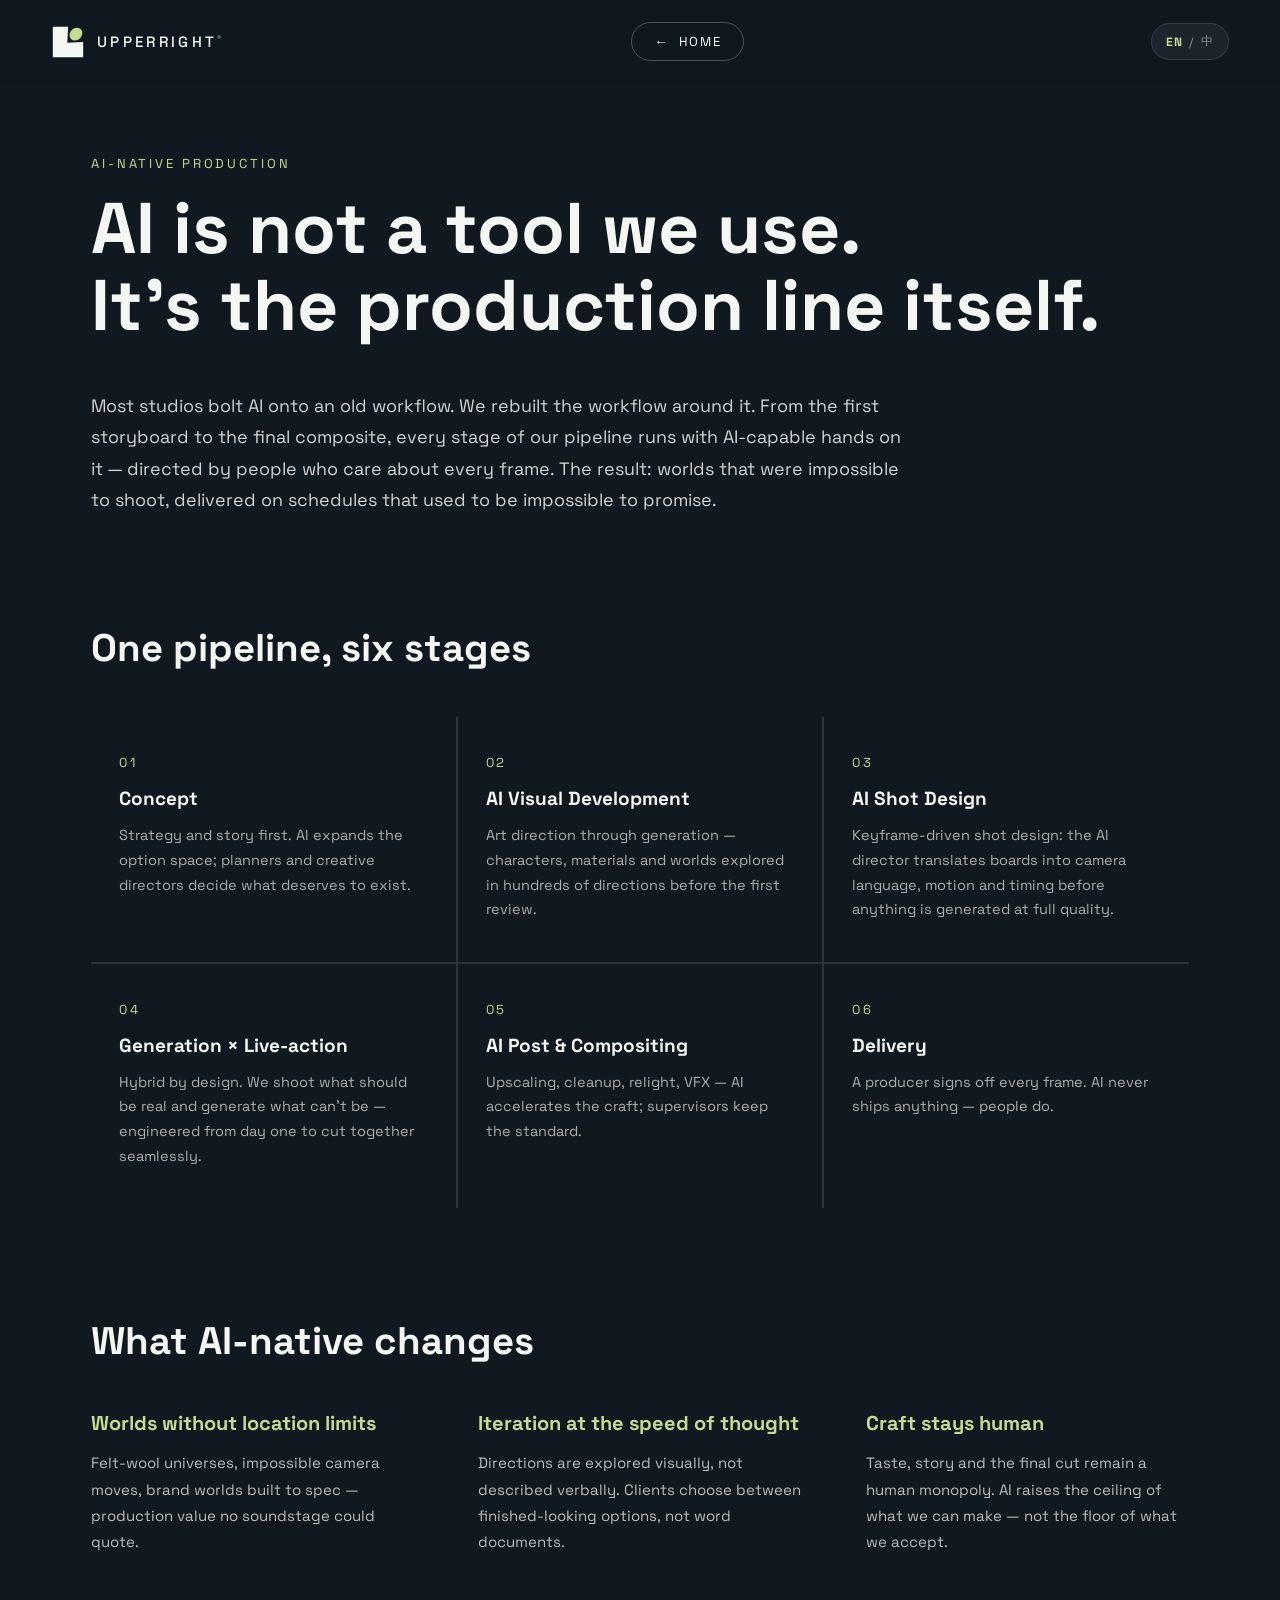
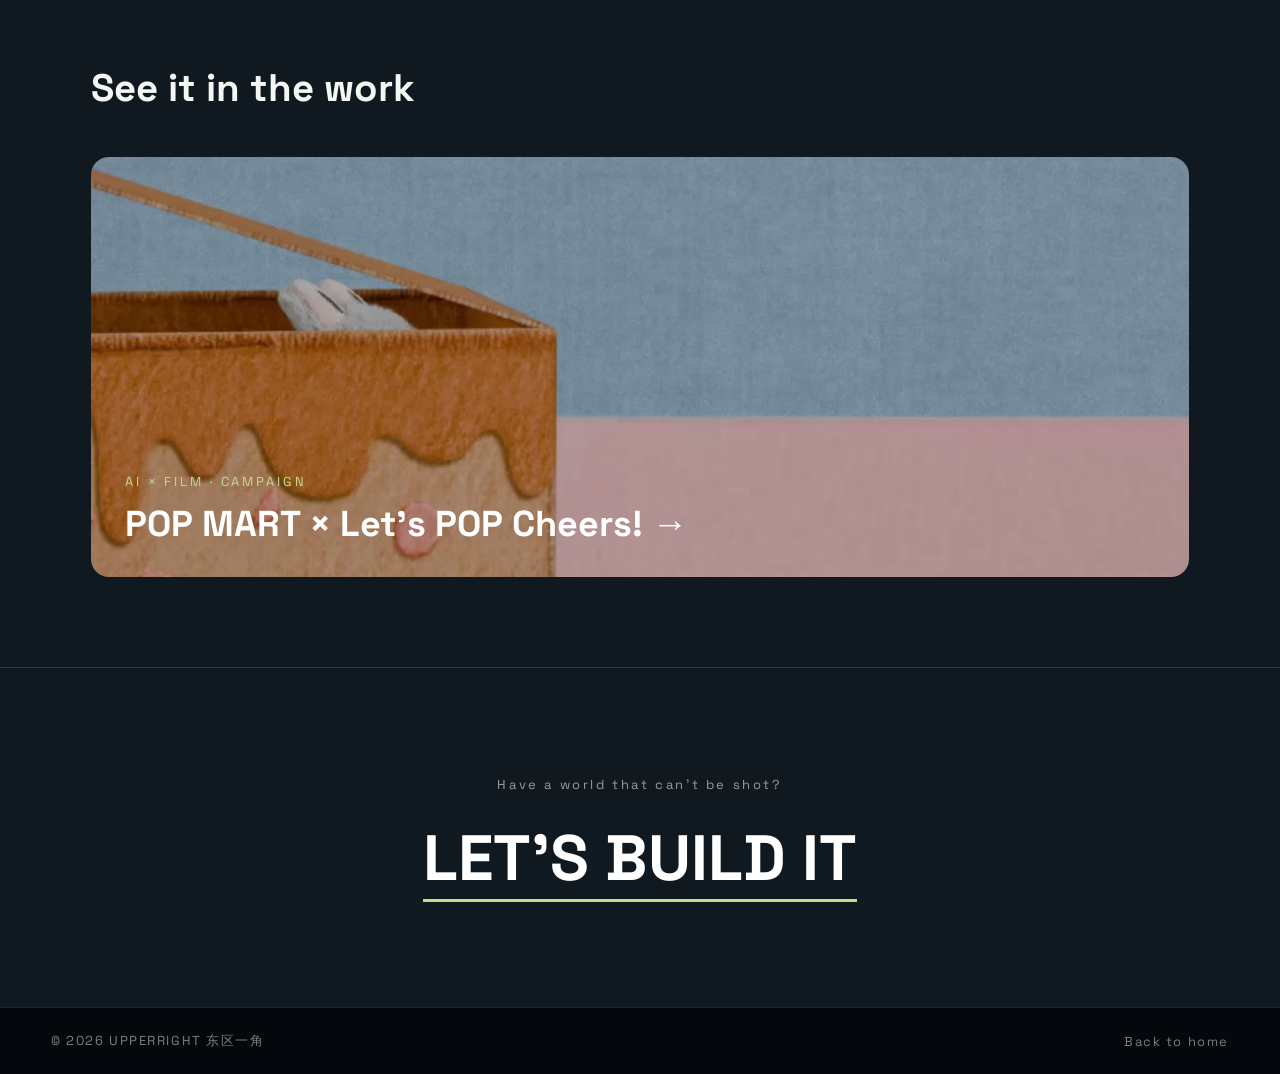
<file: ai.html>
<!DOCTYPE html>
<html lang="en">
<head>
  <meta charset="UTF-8" />
  <meta name="viewport" content="width=device-width, initial-scale=1.0" />
  <title>AI-Native Production — UPPERRIGHT 东区一角</title>
  <meta name="description" content="AI is not a tool we use — it's the production line itself. UPPERRIGHT's AI-native pipeline for films, visuals and hybrid production." />
  <link rel="canonical" href="https://www.upperright.group/ai.html" />
  <meta property="og:type" content="website" />
  <meta property="og:site_name" content="UPPERRIGHT 东区一角" />
  <meta property="og:title" content="AI-Native Production — UPPERRIGHT 东区一角" />
  <meta property="og:description" content="AI is not a tool we use — it's the production line itself. UPPERRIGHT's AI-native pipeline for films, visuals and hybrid production." />
  <meta property="og:url" content="https://www.upperright.group/ai.html" />
  <meta property="og:image" content="https://www.upperright.group/assets/img/og-image.jpg" />
  <meta property="og:image:width" content="1200" />
  <meta property="og:image:height" content="630" />
  <meta name="twitter:card" content="summary_large_image" />
  <meta name="twitter:title" content="AI-Native Production — UPPERRIGHT 东区一角" />
  <meta name="twitter:description" content="AI is not a tool we use — it's the production line itself." />
  <meta name="twitter:image" content="https://www.upperright.group/assets/img/og-image.jpg" />
  <link rel="icon" type="image/svg+xml" href="assets/logo.svg" />
  <link rel="stylesheet" href="css/style.css?v=7" />
</head>
<body class="lang-en pj-body">

  <header class="nav pj-nav">
    <a class="nav-brand" href="index.html">
      <svg class="nav-logo" viewBox="-6 -6 112 112" xmlns="http://www.w3.org/2000/svg" aria-hidden="true">
        <path d="M0 0 L0 100 L100 100 L100 49.644 L47.71 52.291 L50.357 0 Z" fill="currentColor"/>
        <path d="M92.206 7.929 C99.684 15.446 98.543 28.705 89.658 37.542 C80.774 46.378 67.511 47.448 60.033 39.931 C52.556 32.414 53.697 19.156 62.581 10.319 C71.465 1.482 84.729 0.412 92.206 7.929 Z" fill="#C3DC93"/>
      </svg>
      <span class="nav-word">UPPERRIGHT<sup>®</sup></span>
    </a>
    <a class="pj-back" href="index.html">
      <span class="pj-back-arrow" aria-hidden="true">←</span>
      <span class="t-en">HOME</span><span class="t-zh">首页</span>
    </a>
    <div class="nav-right">
      <button class="lang-toggle" id="pj-lang" aria-label="Switch language">
        <span class="lt-en">EN</span><span class="lt-sep">/</span><span class="lt-zh">中</span>
      </button>
    </div>
  </header>

  <main class="pj-main aip-main">

    <!-- HERO -->
    <section class="aip-hero">
      <p class="pj-tags reveal">AI-NATIVE PRODUCTION</p>
      <h1 class="aip-claim reveal">
        <span class="t-en">AI is not a tool we use.<br/>It's the production line itself.</span>
        <span class="t-zh">AI 不是我们使用的工具。<br/>它就是生产线本身。</span>
      </h1>
      <div class="pj-desc aip-lede reveal">
        <p class="t-en">Most studios bolt AI onto an old workflow. We rebuilt the workflow around it. From the first storyboard to the final composite, every stage of our pipeline runs with AI-capable hands on it — directed by people who care about every frame. The result: worlds that were impossible to shoot, delivered on schedules that used to be impossible to promise.</p>
        <p class="t-zh">大多数公司把 AI 拴在旧流程上,我们围绕 AI 重建了流程。从第一张分镜到最终合成,链路上的每一环都由具备 AI 能力的人执行——并由在乎每一帧的人来执导。结果是:过去拍不出来的世界,如今能在过去不敢承诺的周期里交付。</p>
      </div>
    </section>

    <!-- PIPELINE -->
    <section class="aip-pipe">
      <h2 class="aip-sec-title reveal"><span class="t-en">One pipeline, six stages</span><span class="t-zh">一条管线,六个环节</span></h2>
      <div class="aip-steps">
        <div class="aip-step reveal"><span class="aip-num">01</span>
          <h3><span class="t-en">Concept</span><span class="t-zh">概念策划</span></h3>
          <p><span class="t-en">Strategy and story first. AI expands the option space; planners and creative directors decide what deserves to exist.</span><span class="t-zh">策略与故事先行。AI 负责扩大可能性,策划与创意总监决定什么值得存在。</span></p>
        </div>
        <div class="aip-step reveal"><span class="aip-num">02</span>
          <h3><span class="t-en">AI Visual Development</span><span class="t-zh">AI 视觉开发</span></h3>
          <p><span class="t-en">Art direction through generation — characters, materials and worlds explored in hundreds of directions before the first review.</span><span class="t-zh">以生成做美术指导——角色、材质与世界观在第一次提案前就已探索过数百个方向。</span></p>
        </div>
        <div class="aip-step reveal"><span class="aip-num">03</span>
          <h3><span class="t-en">AI Shot Design</span><span class="t-zh">AI 镜头设计</span></h3>
          <p><span class="t-en">Keyframe-driven shot design: the AI director translates boards into camera language, motion and timing before anything is generated at full quality.</span><span class="t-zh">以定帧驱动镜头设计:AI 导演先把分镜翻译成镜头语言、运动与节奏,再进入成片级生成。</span></p>
        </div>
        <div class="aip-step reveal"><span class="aip-num">04</span>
          <h3><span class="t-en">Generation × Live-action</span><span class="t-zh">生成 × 实拍</span></h3>
          <p><span class="t-en">Hybrid by design. We shoot what should be real and generate what can't be — engineered from day one to cut together seamlessly.</span><span class="t-zh">为混合而设计:该真实的实拍,拍不到的生成——从第一天起就为无缝剪辑而工程化。</span></p>
        </div>
        <div class="aip-step reveal"><span class="aip-num">05</span>
          <h3><span class="t-en">AI Post & Compositing</span><span class="t-zh">AI 后期与合成</span></h3>
          <p><span class="t-en">Upscaling, cleanup, relight, VFX — AI accelerates the craft; supervisors keep the standard.</span><span class="t-zh">放大、修复、重打光、VFX——AI 加速工艺,监制守住标准。</span></p>
        </div>
        <div class="aip-step reveal"><span class="aip-num">06</span>
          <h3><span class="t-en">Delivery</span><span class="t-zh">终审交付</span></h3>
          <p><span class="t-en">A producer signs off every frame. AI never ships anything — people do.</span><span class="t-zh">每一帧由制片人终审。AI 从不交付作品——人来交付。</span></p>
        </div>
      </div>
    </section>

    <!-- WHY -->
    <section class="aip-why">
      <h2 class="aip-sec-title reveal"><span class="t-en">What AI-native changes</span><span class="t-zh">AI 原生改变了什么</span></h2>
      <div class="aip-why-grid">
        <div class="aip-why-cell reveal">
          <h3><span class="t-en">Worlds without location limits</span><span class="t-zh">不受置景限制的世界</span></h3>
          <p><span class="t-en">Felt-wool universes, impossible camera moves, brand worlds built to spec — production value no soundstage could quote.</span><span class="t-zh">毛毡宇宙、不可能的运镜、按品牌规格定制的世界——任何摄影棚都报不出的制作价值。</span></p>
        </div>
        <div class="aip-why-cell reveal">
          <h3><span class="t-en">Iteration at the speed of thought</span><span class="t-zh">以思考的速度迭代</span></h3>
          <p><span class="t-en">Directions are explored visually, not described verbally. Clients choose between finished-looking options, not word documents.</span><span class="t-zh">方向用画面探索,而不是用文字描述。客户在接近成片的选项之间做选择,而不是在文档里想象。</span></p>
        </div>
        <div class="aip-why-cell reveal">
          <h3><span class="t-en">Craft stays human</span><span class="t-zh">工艺始终属于人</span></h3>
          <p><span class="t-en">Taste, story and the final cut remain a human monopoly. AI raises the ceiling of what we can make — not the floor of what we accept.</span><span class="t-zh">审美、故事与最终剪辑始终由人垄断。AI 抬高的是我们能做到的上限,而不是我们能接受的下限。</span></p>
        </div>
      </div>
    </section>

    <!-- FEATURED -->
    <section class="aip-feat">
      <h2 class="aip-sec-title reveal"><span class="t-en">See it in the work</span><span class="t-zh">在作品里看见它</span></h2>
      <a class="aip-feat-card reveal" href="project.html?p=popmart">
        <img src="assets/img/popmart-cheers.jpg" alt="POP MART — Let's POP Cheers!" loading="lazy"/>
        <div class="aip-feat-info">
          <span class="pj-tags">AI × FILM · CAMPAIGN</span>
          <h3>POP MART × Let's POP Cheers! <span class="pj-next-arrow">→</span></h3>
        </div>
      </a>
    </section>
  </main>

  <section class="pj-cta">
    <p class="pj-cta-kicker"><span class="t-en">Have a world that can't be shot?</span><span class="t-zh">有一个拍不出来的世界?</span></p>
    <a class="pj-cta-link" href="mailto:bd@upperright.group">
      <span class="t-en">LET'S BUILD IT</span><span class="t-zh">我们来建造它</span>
    </a>
  </section>
  <footer class="footer pj-footer">
    <span>© 2026 UPPERRIGHT 东区一角</span>
    <a href="index.html"><span class="t-en">Back to home</span><span class="t-zh">回到首页</span></a>
  </footer>

  <script>
  (function () {
    var langBtn = document.getElementById('pj-lang');
    var lang = 'en';
    langBtn.addEventListener('click', function () {
      lang = lang === 'en' ? 'zh' : 'en';
      document.documentElement.lang = lang === 'zh' ? 'zh-CN' : 'en';
      document.body.classList.toggle('lang-zh', lang === 'zh');
      document.body.classList.toggle('lang-en', lang === 'en');
    });
    var io = new IntersectionObserver(function (entries) {
      entries.forEach(function (en) {
        if (en.isIntersecting) { en.target.classList.add('is-in'); io.unobserve(en.target); }
      });
    }, { threshold: 0.12 });
    document.querySelectorAll('.reveal').forEach(function (el) { io.observe(el); });
  })();
  </script>
</body>
</html>
</file>
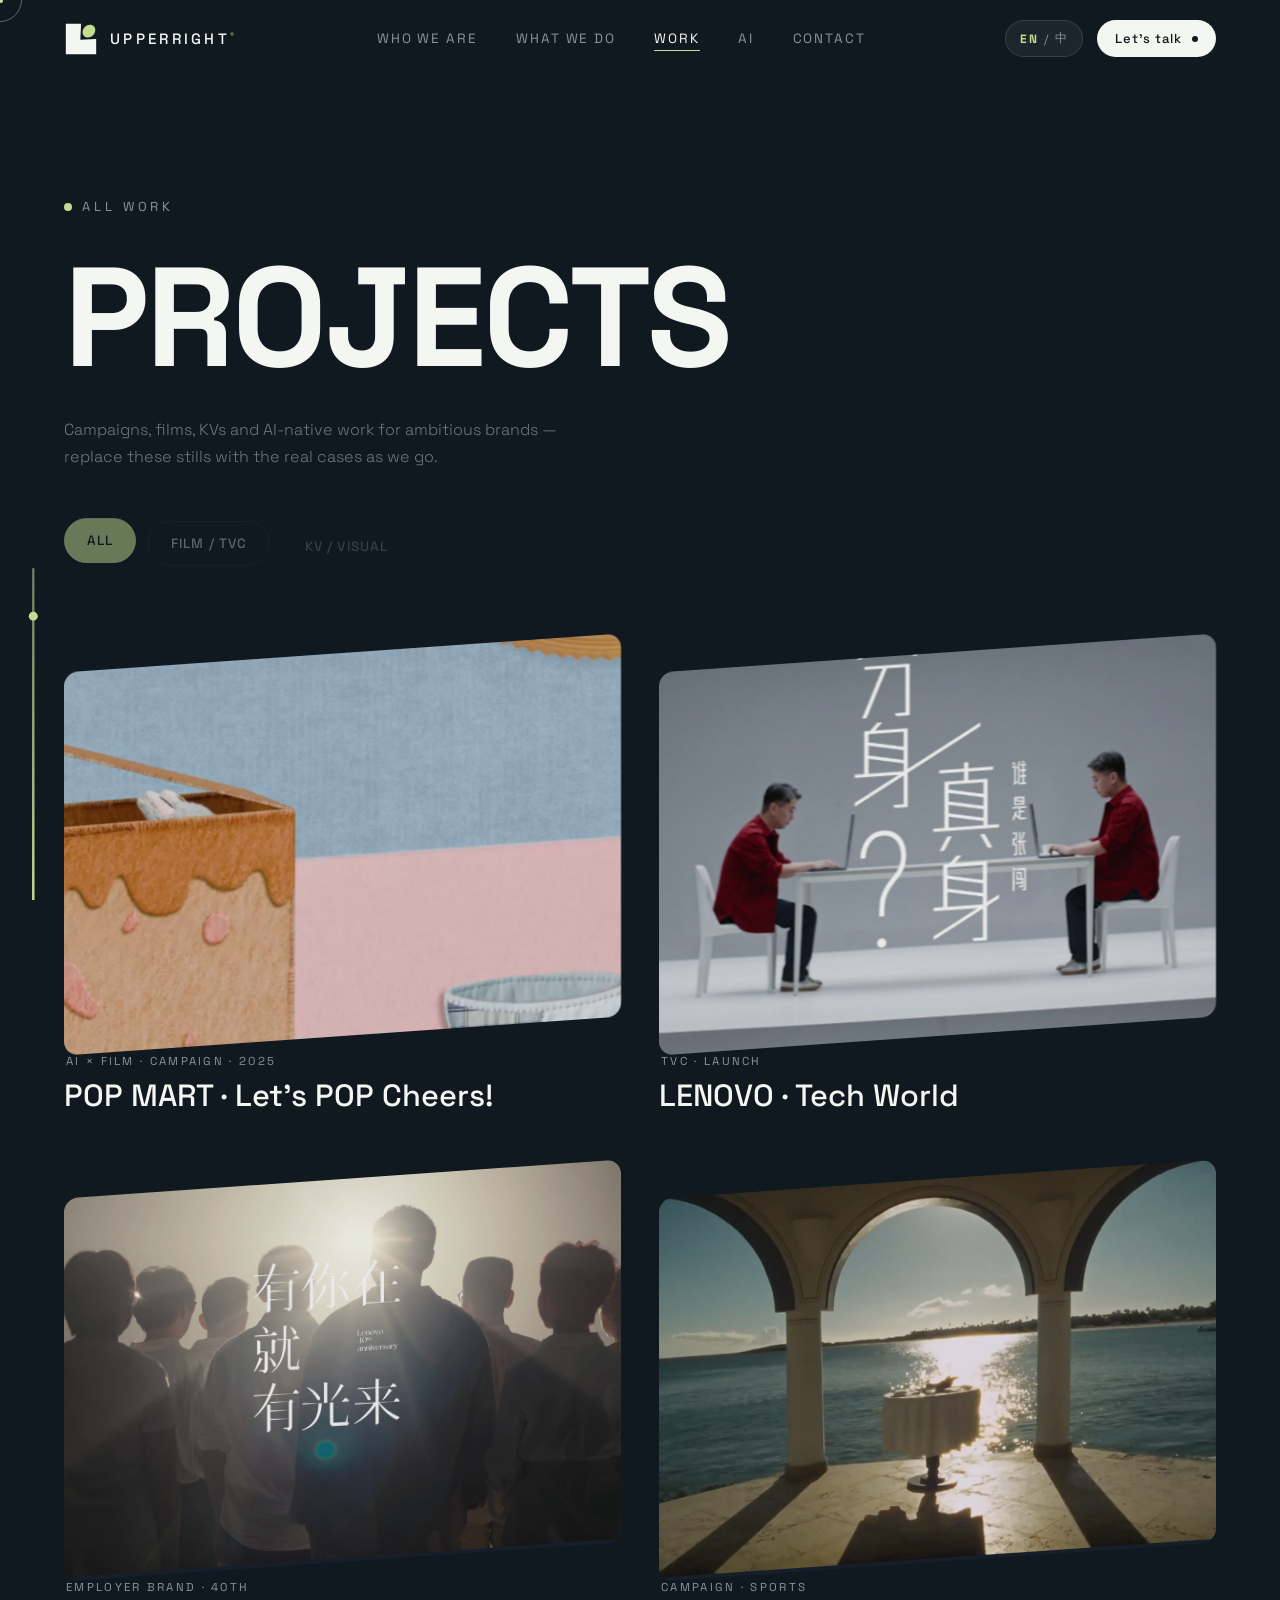
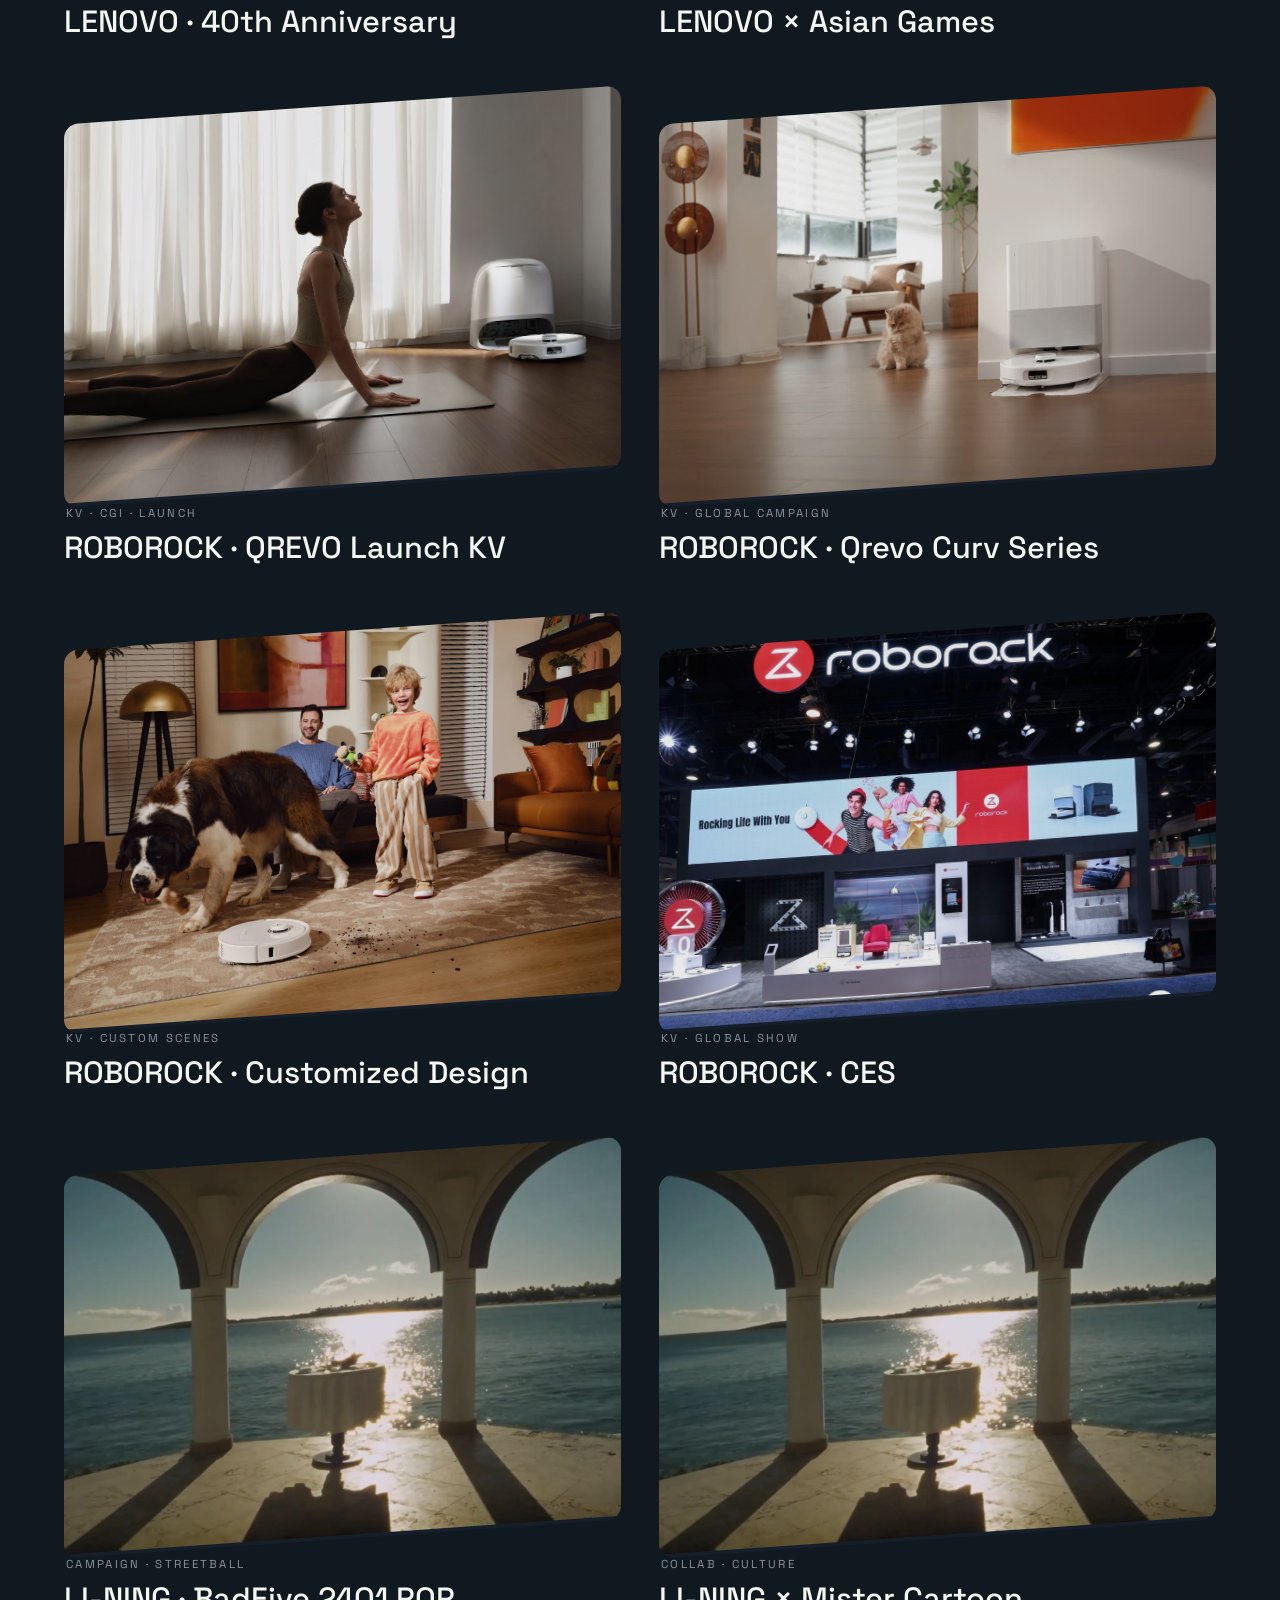
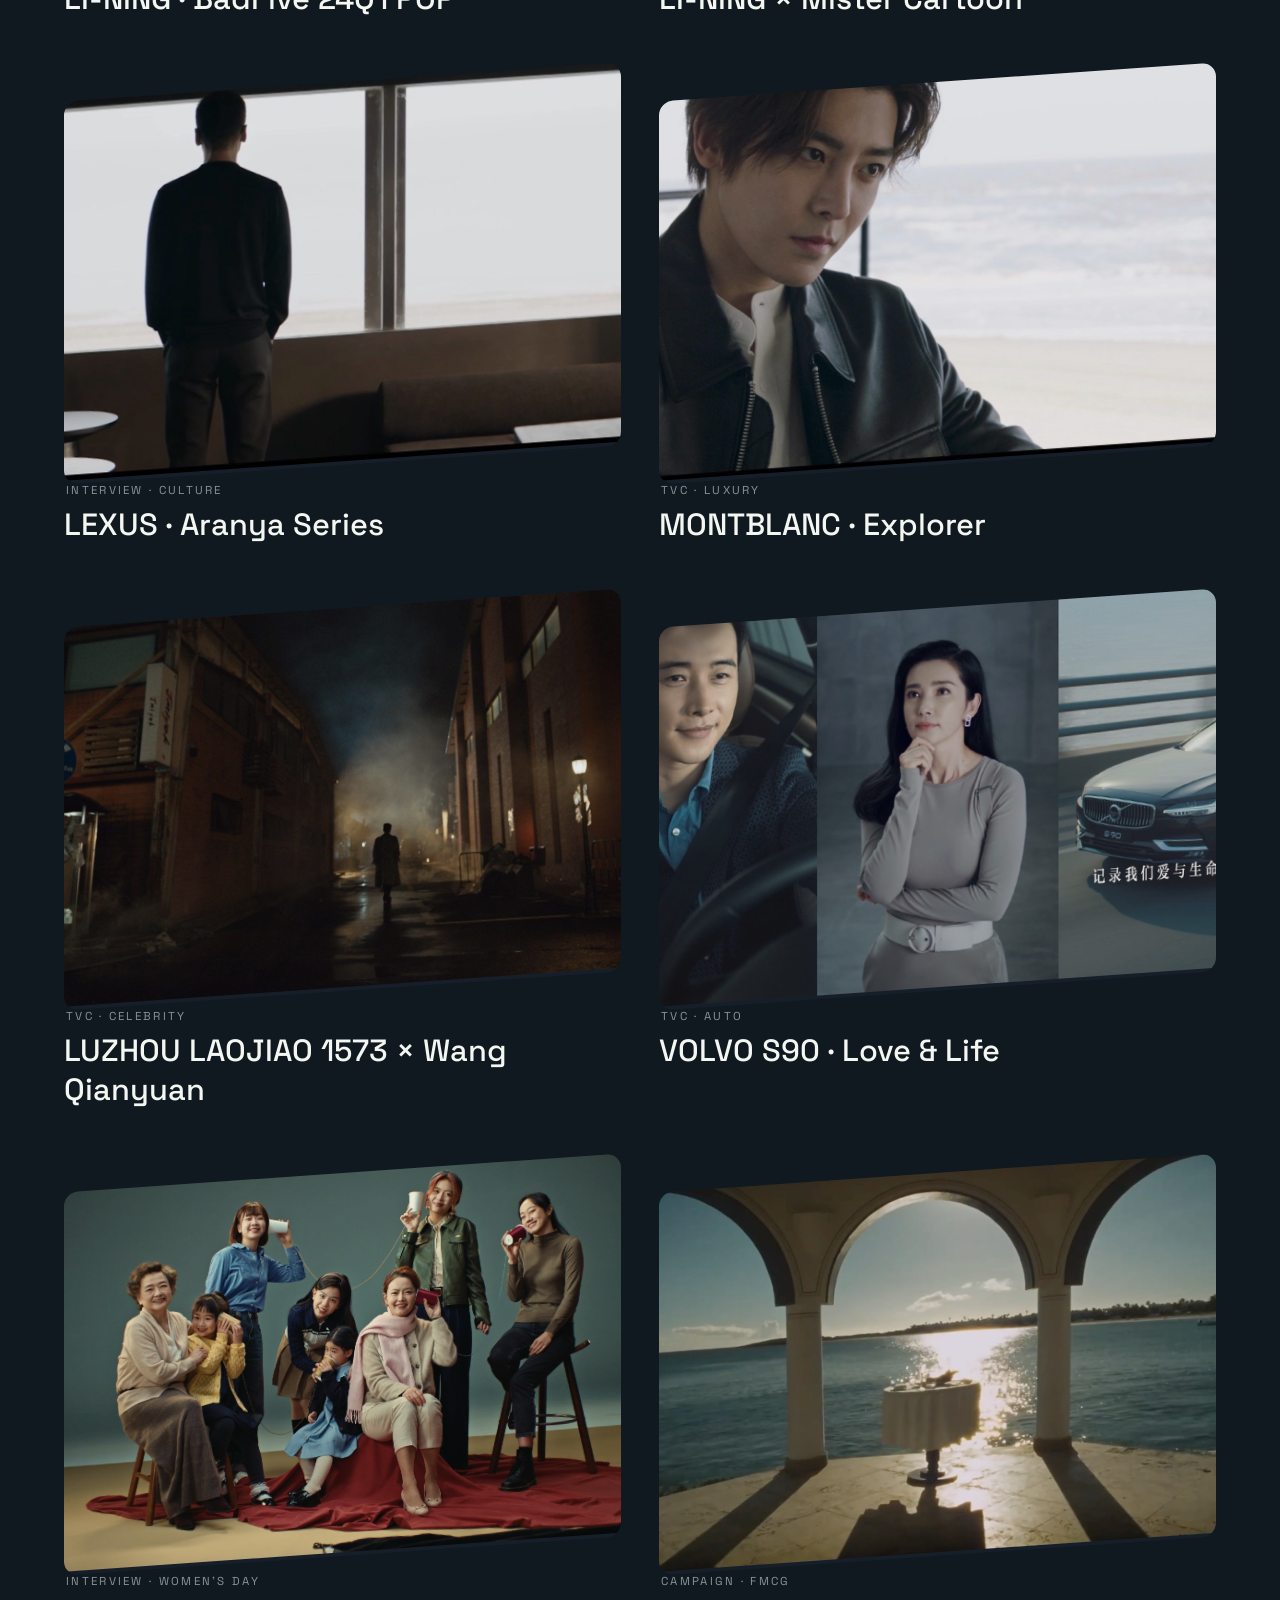
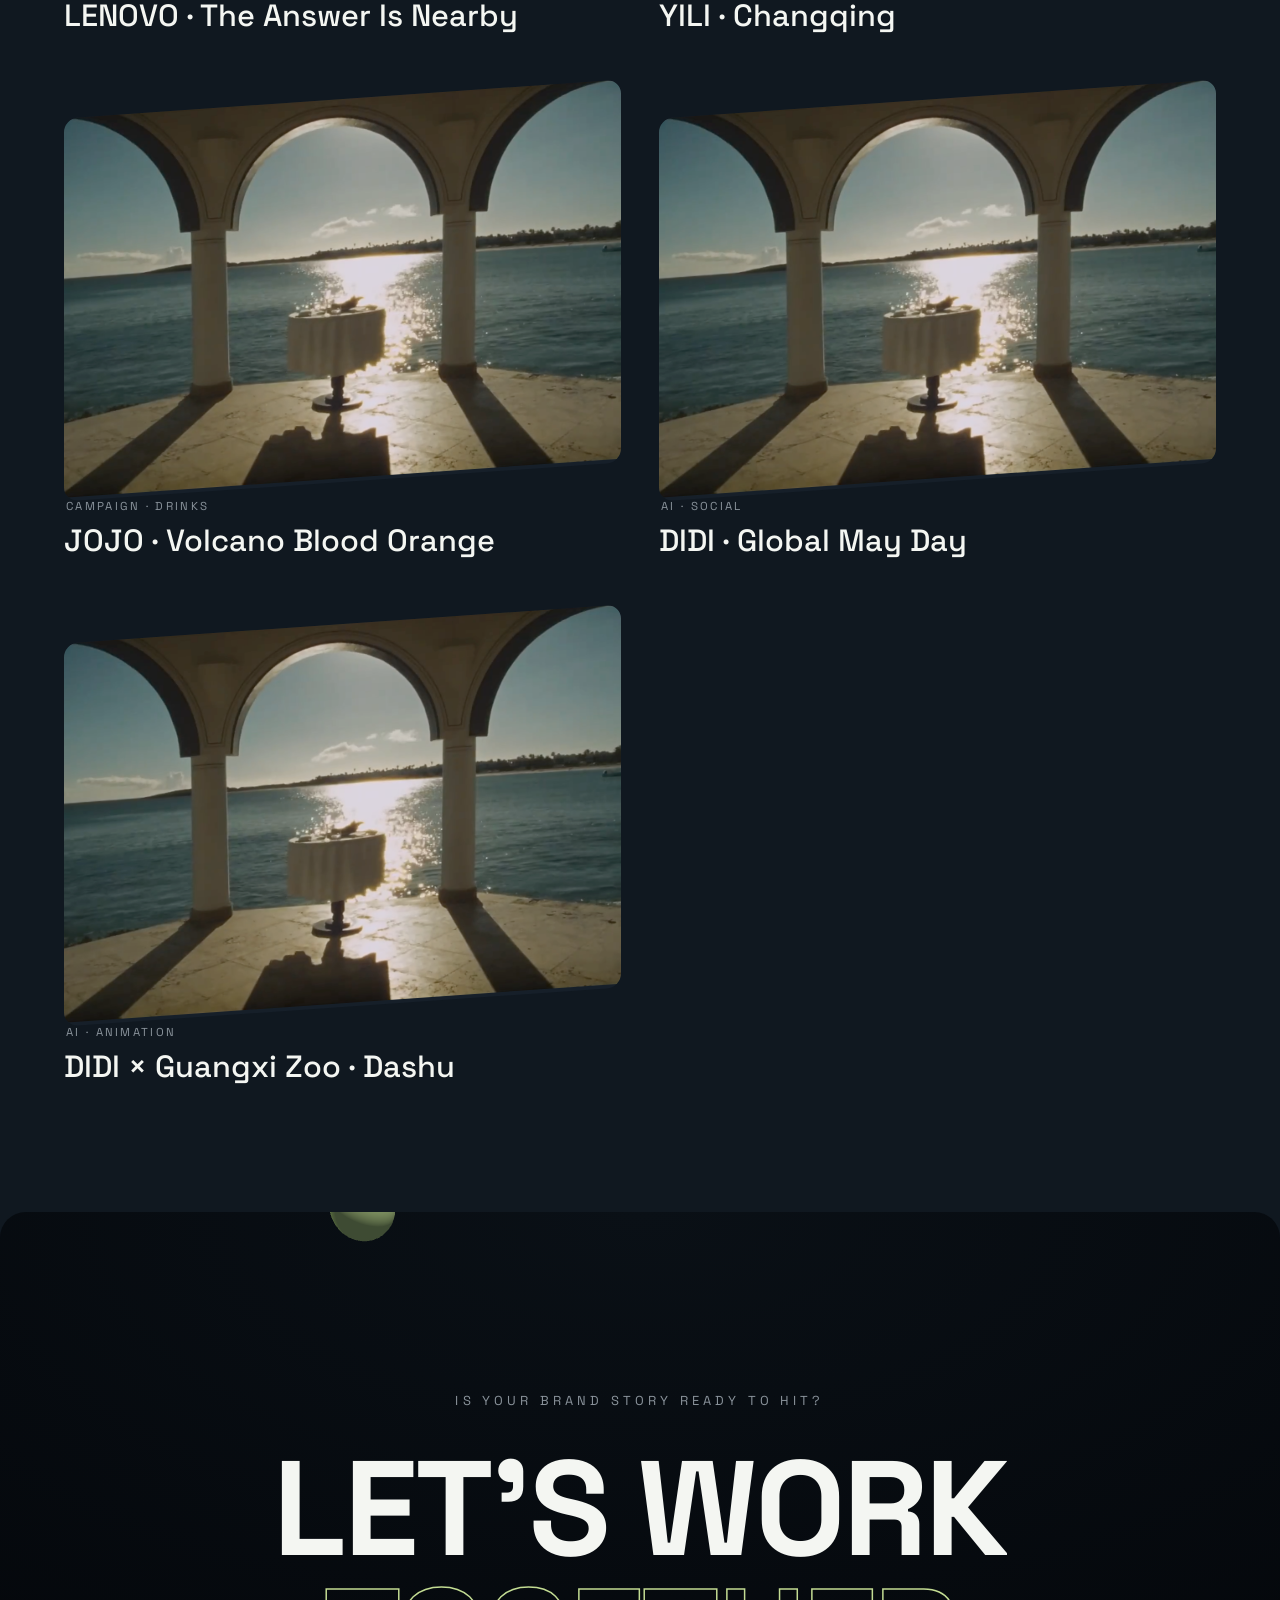
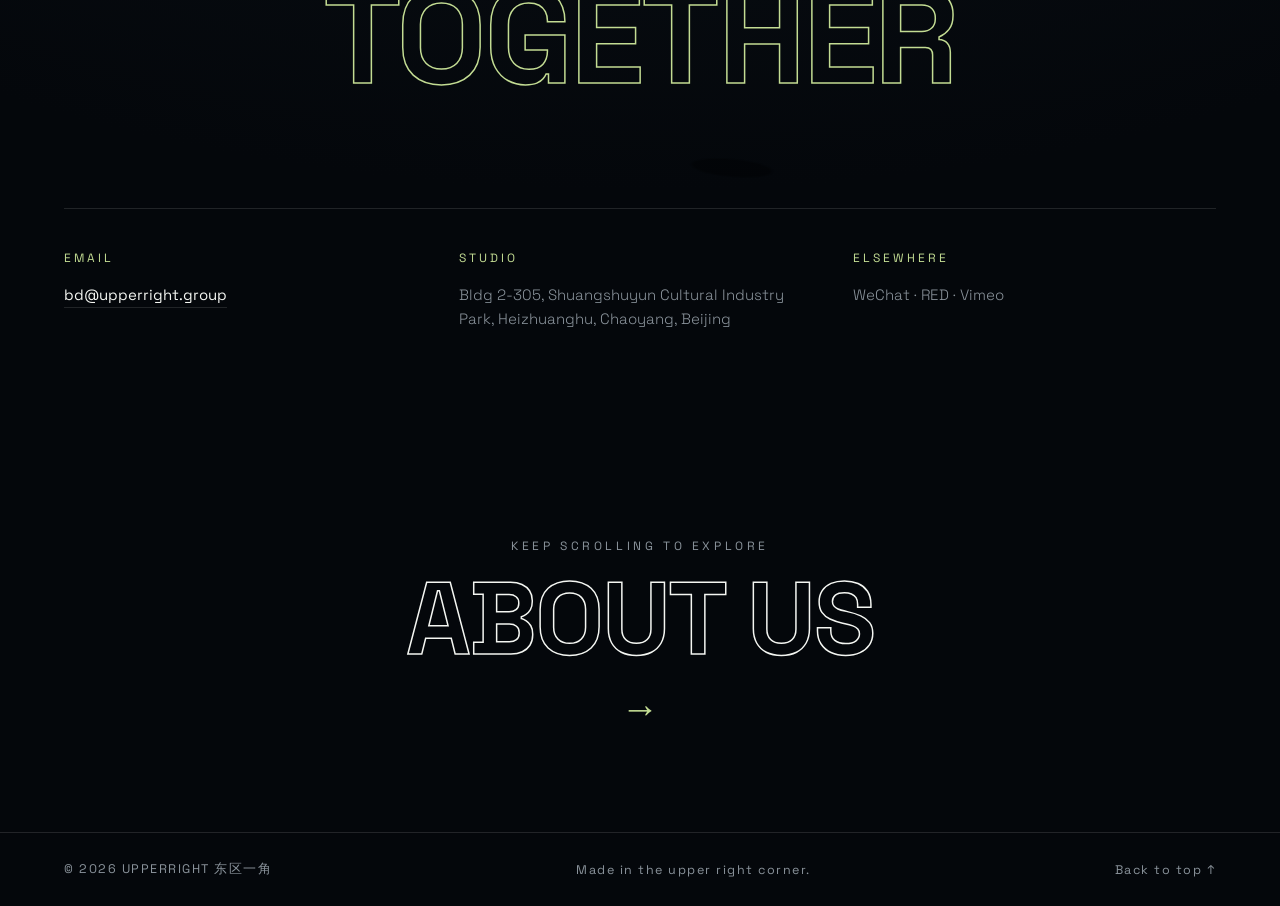
<file: project.html>
<!DOCTYPE html>
<html lang="en">
<head>
  <meta charset="UTF-8" />
  <meta name="viewport" content="width=device-width, initial-scale=1.0" />
  <title>Project — UPPERRIGHT 东区一角</title>
  <meta name="description" content="Selected work by UPPERRIGHT 东区一角 — creative planning, film and AI-native production." />
  <meta property="og:type" content="article" />
  <meta property="og:site_name" content="UPPERRIGHT 东区一角" />
  <meta property="og:title" content="Project — UPPERRIGHT 东区一角" />
  <meta property="og:description" content="Selected work by UPPERRIGHT 东区一角 — creative planning, film and AI-native production." />
  <meta property="og:image" content="https://www.upperright.group/assets/img/og-image.jpg" />
  <meta property="og:image:width" content="1200" />
  <meta property="og:image:height" content="630" />
  <meta name="twitter:card" content="summary_large_image" />
  <meta name="twitter:title" content="Project — UPPERRIGHT 东区一角" />
  <meta name="twitter:description" content="Selected work by UPPERRIGHT 东区一角 — creative planning, film and AI-native production." />
  <meta name="twitter:image" content="https://www.upperright.group/assets/img/og-image.jpg" />
  <link rel="icon" type="image/svg+xml" href="assets/logo.svg" />
  <link rel="stylesheet" href="css/style.css?v=7" />
</head>
<body class="lang-en pj-body">

  <!-- ============ NAV ============ -->
  <header class="nav pj-nav">
    <a class="nav-brand" href="index.html">
      <svg class="nav-logo" viewBox="-6 -6 112 112" xmlns="http://www.w3.org/2000/svg" aria-hidden="true">
        <path d="M0 0 L0 100 L100 100 L100 49.644 L47.71 52.291 L50.357 0 Z" fill="currentColor"/>
        <path d="M92.206 7.929 C99.684 15.446 98.543 28.705 89.658 37.542 C80.774 46.378 67.511 47.448 60.033 39.931 C52.556 32.414 53.697 19.156 62.581 10.319 C71.465 1.482 84.729 0.412 92.206 7.929 Z" fill="#C3DC93"/>
      </svg>
      <span class="nav-word">UPPERRIGHT<sup>®</sup></span>
    </a>
    <a class="pj-back" href="projects.html">
      <span class="pj-back-arrow" aria-hidden="true">←</span>
      <span class="t-en">BACK</span><span class="t-zh">返回</span>
    </a>
    <div class="nav-right">
      <button class="lang-toggle" id="pj-lang" aria-label="Switch language">
        <span class="lt-en">EN</span><span class="lt-sep">/</span><span class="lt-zh">中</span>
      </button>
    </div>
  </header>

  <main class="pj-main" id="pj-main">
    <!-- rendered by script -->
  </main>

  <!-- ============ CONTACT / FOOTER ============ -->
  <section class="pj-cta">
    <p class="pj-cta-kicker"><span class="t-en">Is your brand story ready to hit?</span><span class="t-zh">你的品牌故事,准备好一击即中了吗?</span></p>
    <a class="pj-cta-link" href="mailto:bd@upperright.group">
      <span class="t-en">LET'S WORK TOGETHER</span><span class="t-zh">期待合作</span>
    </a>
  </section>
  <footer class="footer pj-footer">
    <span>© 2026 UPPERRIGHT 东区一角</span>
    <a href="index.html"><span class="t-en">Back to home</span><span class="t-zh">回到首页</span></a>
  </footer>

  <script src="js/projects-data.js?v=1"></script>
  <script>
  (function () {
    var slug = new URLSearchParams(location.search).get('p');
    var P = window.PROJECTS || {};
    var d = P[slug];
    if (!d) { location.replace('projects.html'); return; }

    document.title = d.brand + ' · ' + d.title + ' — UPPERRIGHT 东区一角';

    function mediaHTML(m, isHero) {
      var ratio = m.ratio || '16x9';
      var inner = '';
      if (m.img) {
        inner = '<img src="' + m.img + '" alt="' + d.brand + ' — ' + d.title + '" loading="' + (isHero ? 'eager' : 'lazy') + '" />';
        return '<div class="pj-media pj-img reveal">' + inner + '</div>';
      }
      if (m.mp4) {
        inner = '<video src="' + m.mp4 + '" controls playsinline preload="metadata" poster="' + (d.cover || '') + '"></video>';
      } else if (m.vimeo) {
        inner = '<iframe src="https://player.vimeo.com/video/' + m.vimeo + '?title=0&byline=0&portrait=0&dnt=1" allow="autoplay; fullscreen; picture-in-picture" allowfullscreen loading="lazy"></iframe>';
      } else if (m.youtube) {
        inner = '<iframe src="https://www.youtube.com/embed/' + m.youtube + '?rel=0&modestbranding=1" allow="autoplay; fullscreen; picture-in-picture" allowfullscreen loading="lazy"></iframe>';
      }
      return '<div class="pj-media pj-ratio-' + ratio + ' reveal">' + inner + '</div>';
    }

    var hero = d.media[0];
    var rest = d.media.slice(1);
    var nxt = P[d.next];

    var html = '';
    html += '<section class="pj-hero reveal">' + mediaHTML(hero, true) + '</section>';
    html += '<section class="pj-head">';
    html += '<p class="pj-tags reveal">' + d.tags + '</p>';
    html += '<h1 class="pj-title reveal">' + d.brand + ' <span class="pj-x">×</span> ' + d.title + '</h1>';
    html += '<div class="pj-cols">';
    html += '<div class="pj-desc reveal"><p class="t-en">' + d.desc_en + '</p><p class="t-zh">' + d.desc_zh + '</p></div>';
    html += '<aside class="pj-meta reveal">';
    html += '<div class="pj-meta-row"><span class="pj-meta-label"><span class="t-en">CLIENT</span><span class="t-zh">客户</span></span><span>' + d.client + '</span></div>';
    html += '<div class="pj-meta-row"><span class="pj-meta-label"><span class="t-en">YEAR</span><span class="t-zh">年份</span></span><span>' + d.year + '</span></div>';
    html += '<div class="pj-meta-row"><span class="pj-meta-label"><span class="t-en">SERVICES</span><span class="t-zh">服务内容</span></span><span>' + d.services.join('<br/>') + '</span></div>';
    html += '</aside></div></section>';

    if (rest.length) {
      html += '<section class="pj-gallery">';
      rest.forEach(function (m) { html += mediaHTML(m, false); });
      html += '</section>';
    }

    if (nxt) {
      html += '<a class="pj-next reveal" href="project.html?p=' + d.next + '">';
      html += '<span class="pj-next-label"><span class="t-en">NEXT PROJECT</span><span class="t-zh">下一个项目</span></span>';
      html += '<span class="pj-next-title">' + nxt.brand + ' × ' + nxt.title + ' <span class="pj-next-arrow">→</span></span>';
      html += '<span class="pj-next-media"><img src="' + nxt.cover + '" alt="' + nxt.brand + '" loading="lazy"/></span>';
      html += '</a>';
    }

    document.getElementById('pj-main').innerHTML = html;

    /* language toggle */
    var langBtn = document.getElementById('pj-lang');
    var lang = 'en';
    function apply(l) {
      lang = l;
      document.documentElement.lang = l === 'zh' ? 'zh-CN' : 'en';
      document.body.classList.toggle('lang-zh', l === 'zh');
      document.body.classList.toggle('lang-en', l === 'en');
    }
    langBtn.addEventListener('click', function () { apply(lang === 'en' ? 'zh' : 'en'); });

    /* scroll reveals */
    var io = new IntersectionObserver(function (entries) {
      entries.forEach(function (en) {
        if (en.isIntersecting) { en.target.classList.add('is-in'); io.unobserve(en.target); }
      });
    }, { threshold: 0.12 });
    document.querySelectorAll('.reveal').forEach(function (el) { io.observe(el); });
  })();
  </script>
</body>
</html>
</file>
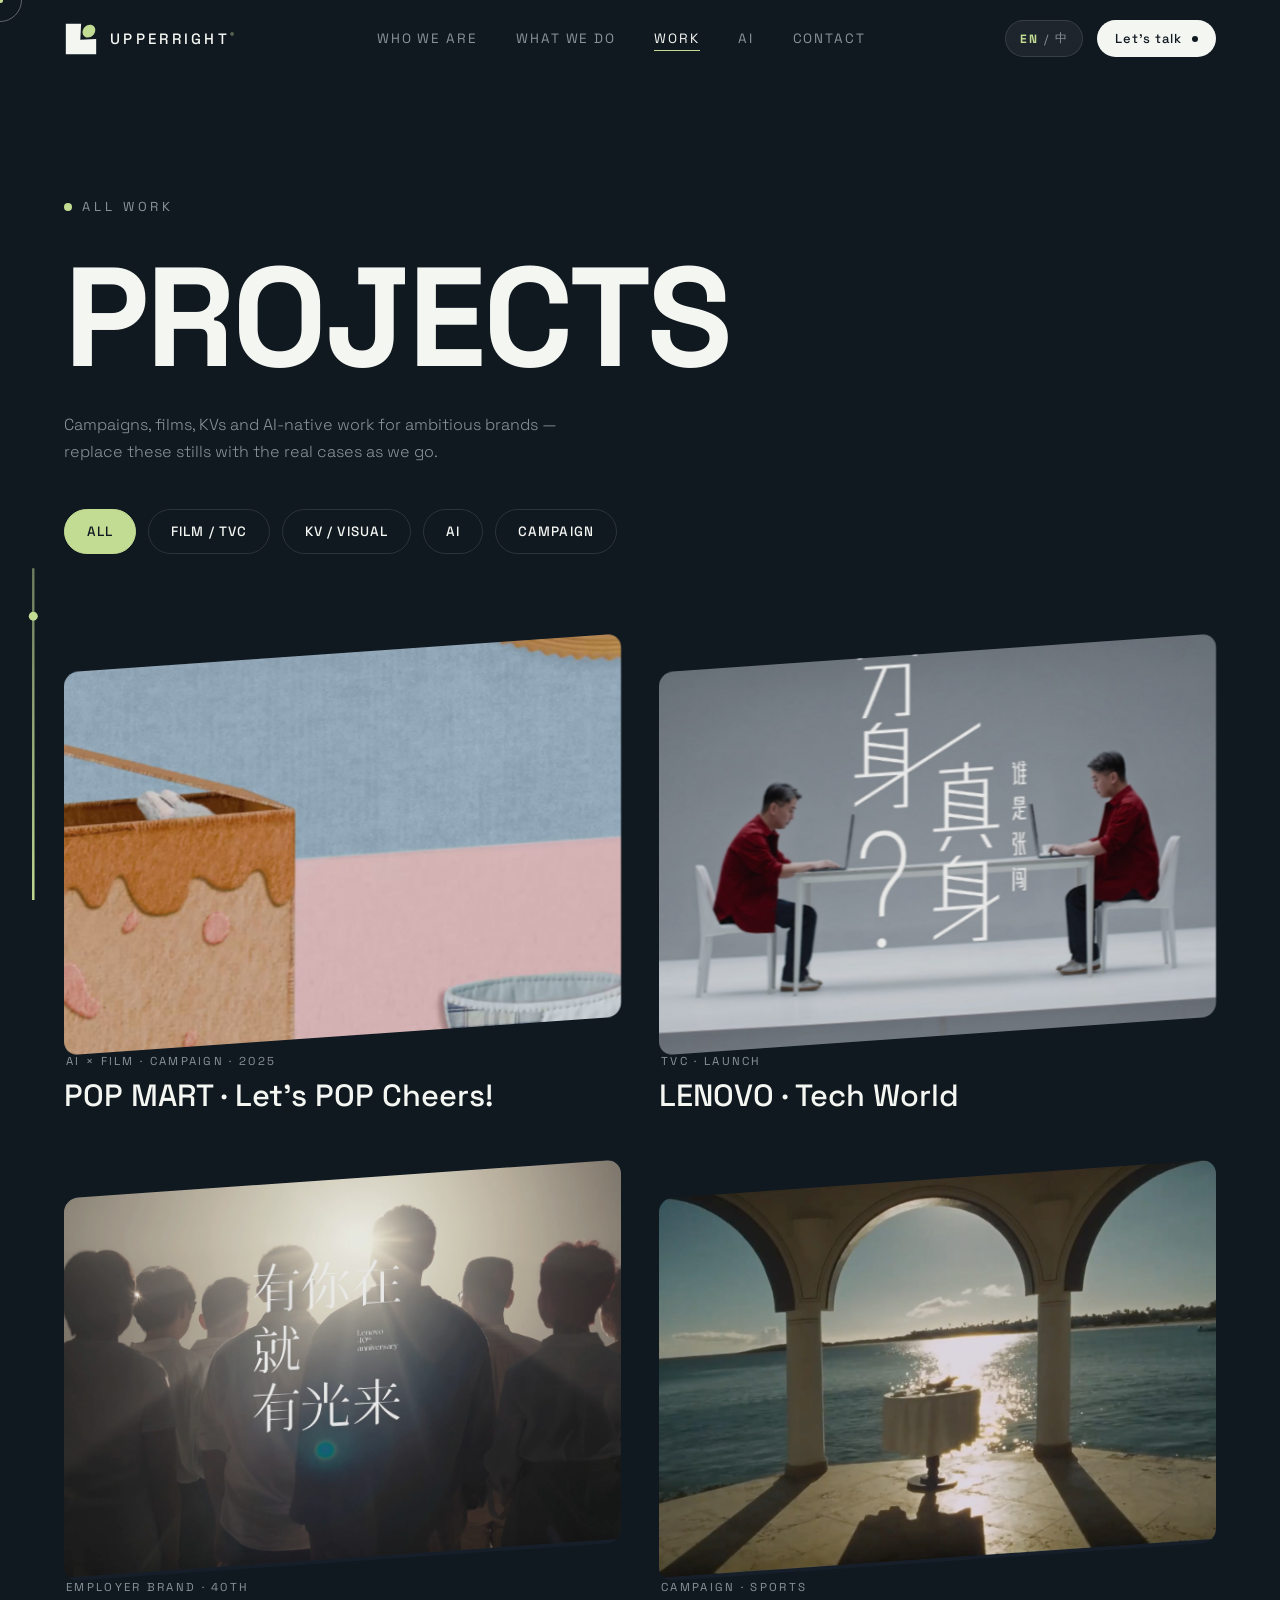
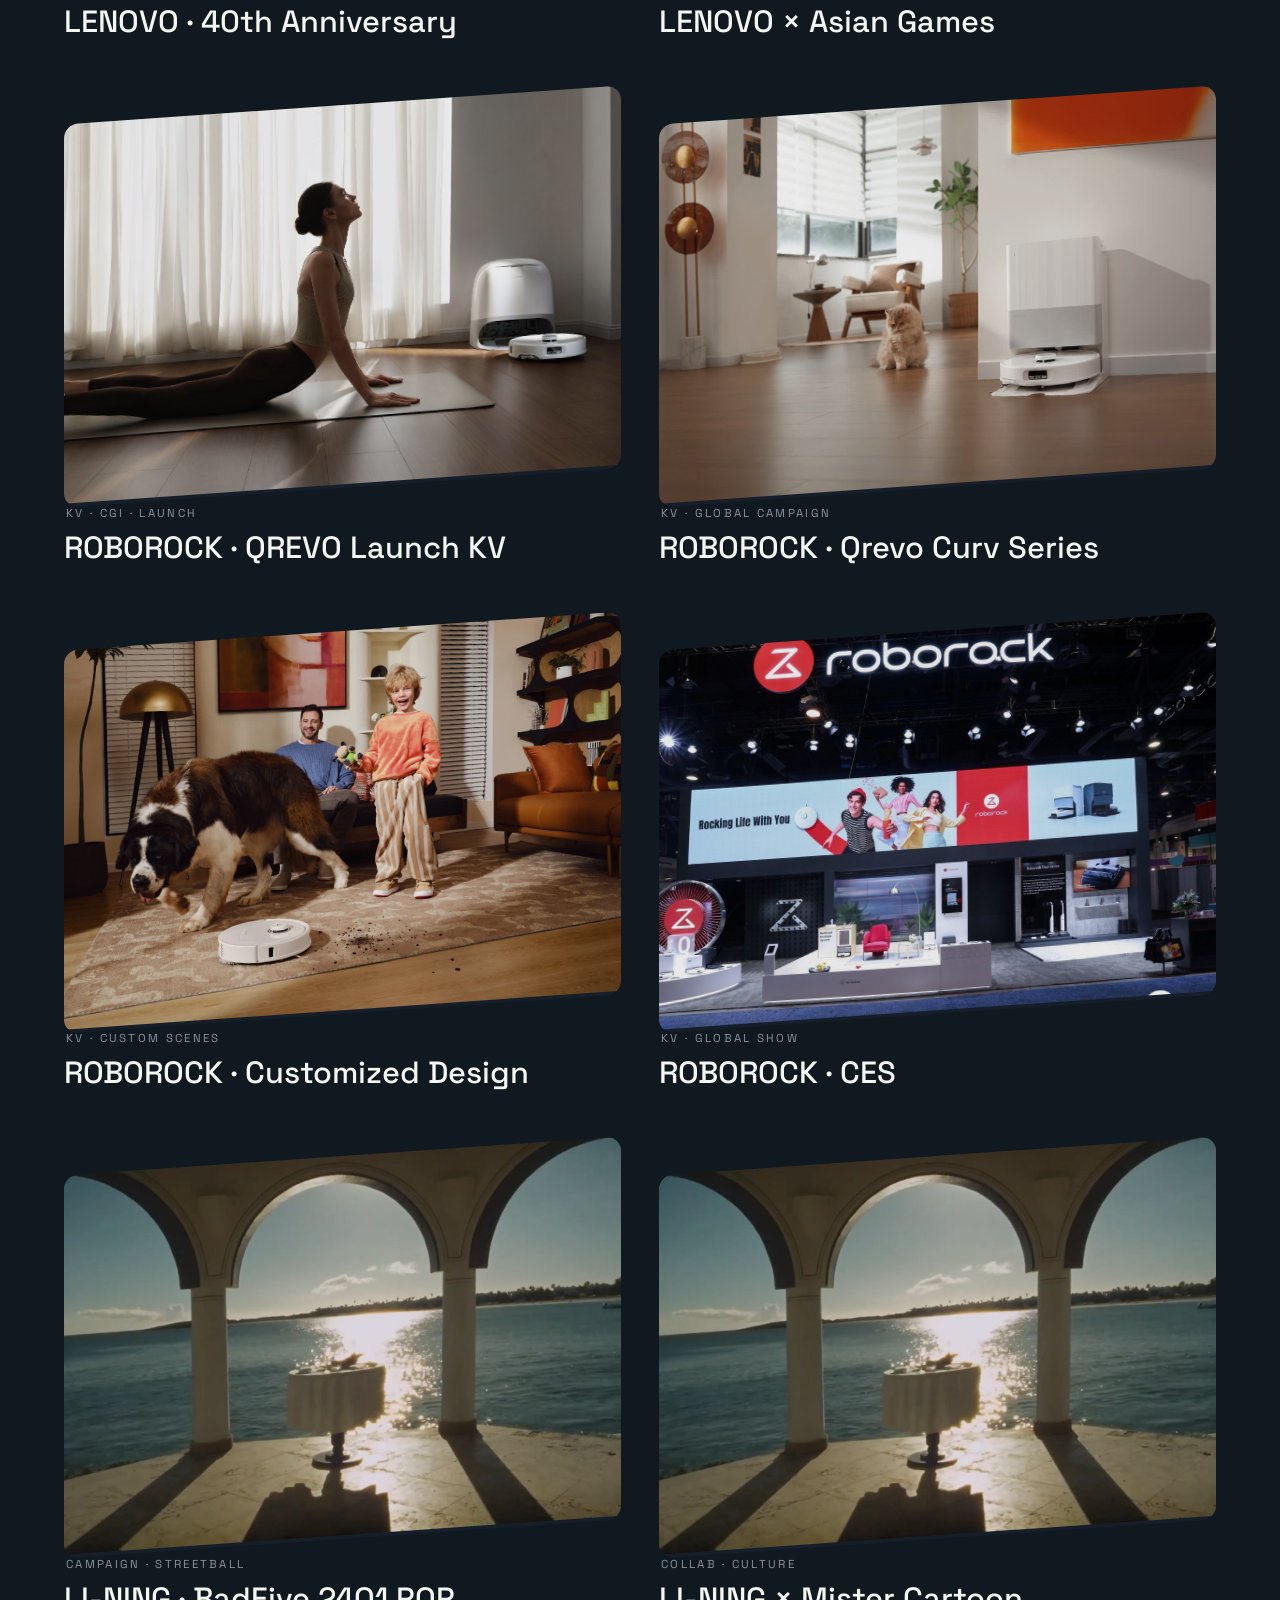
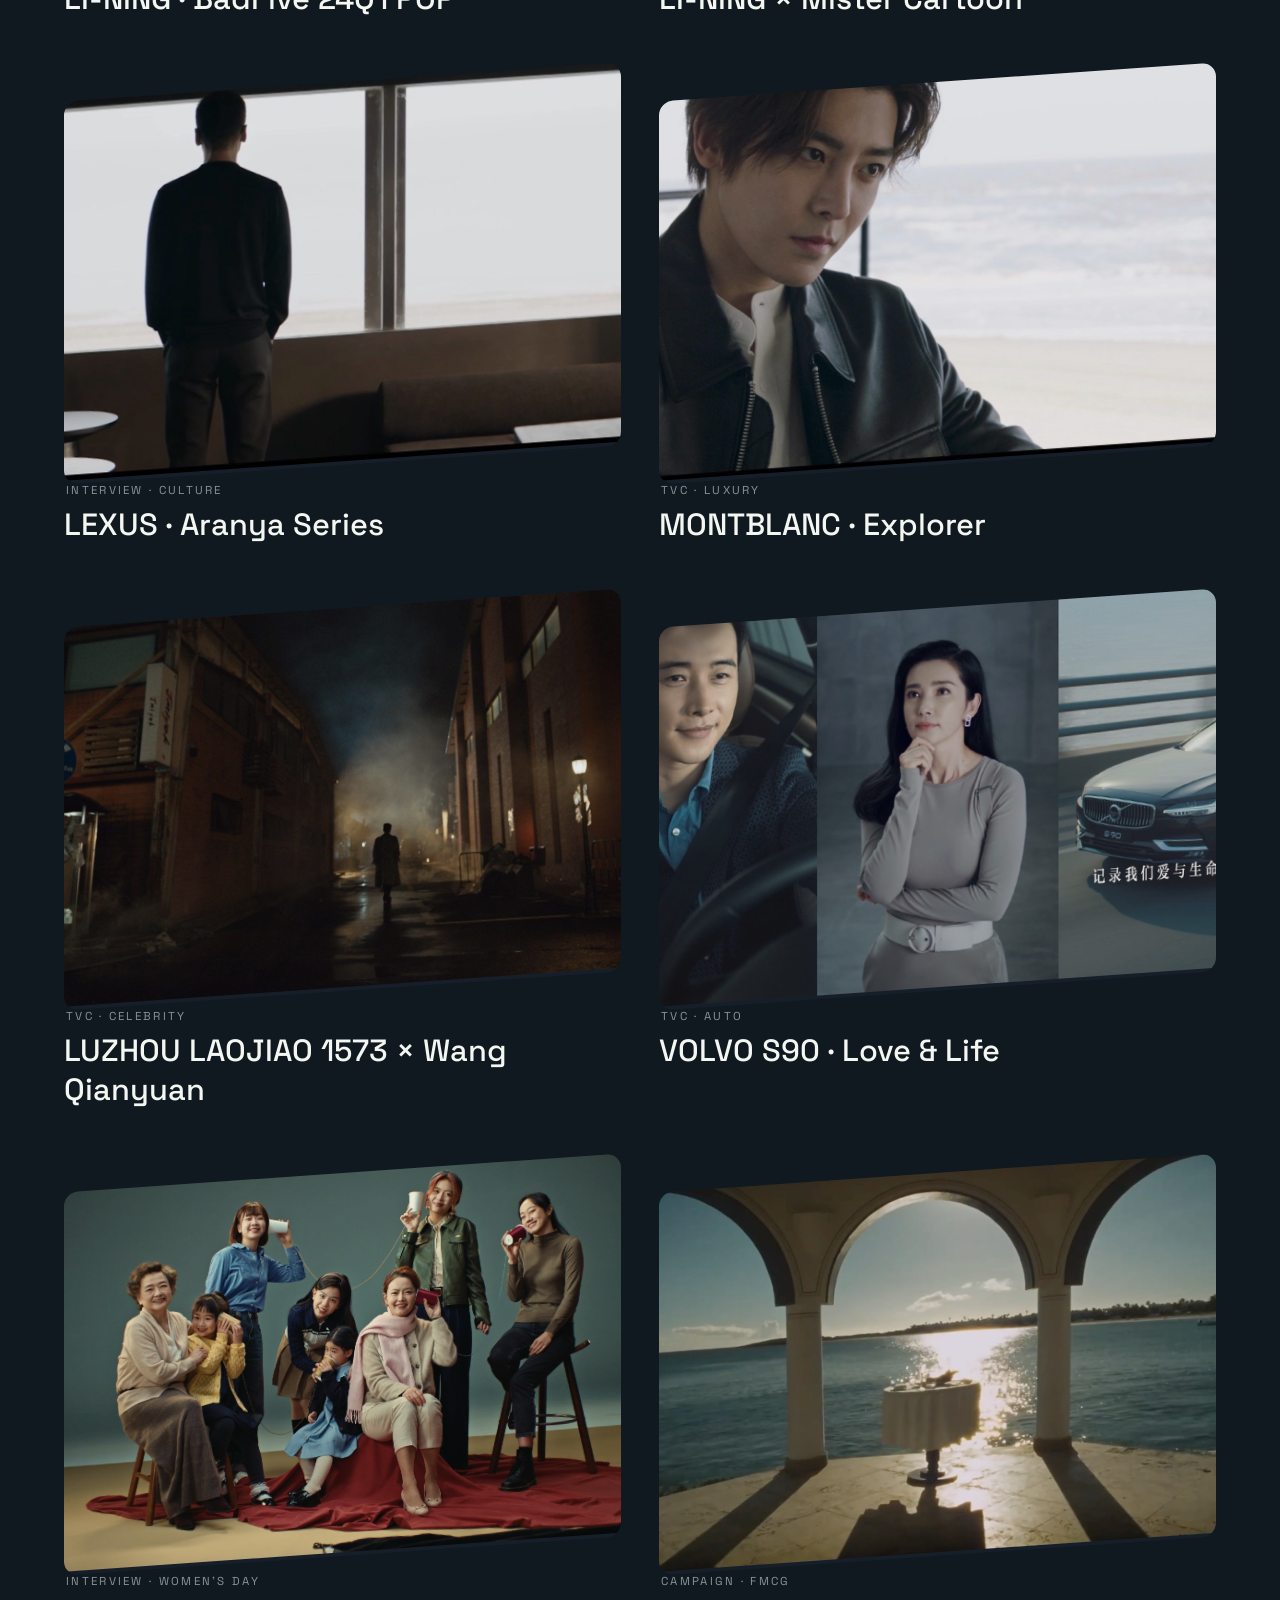
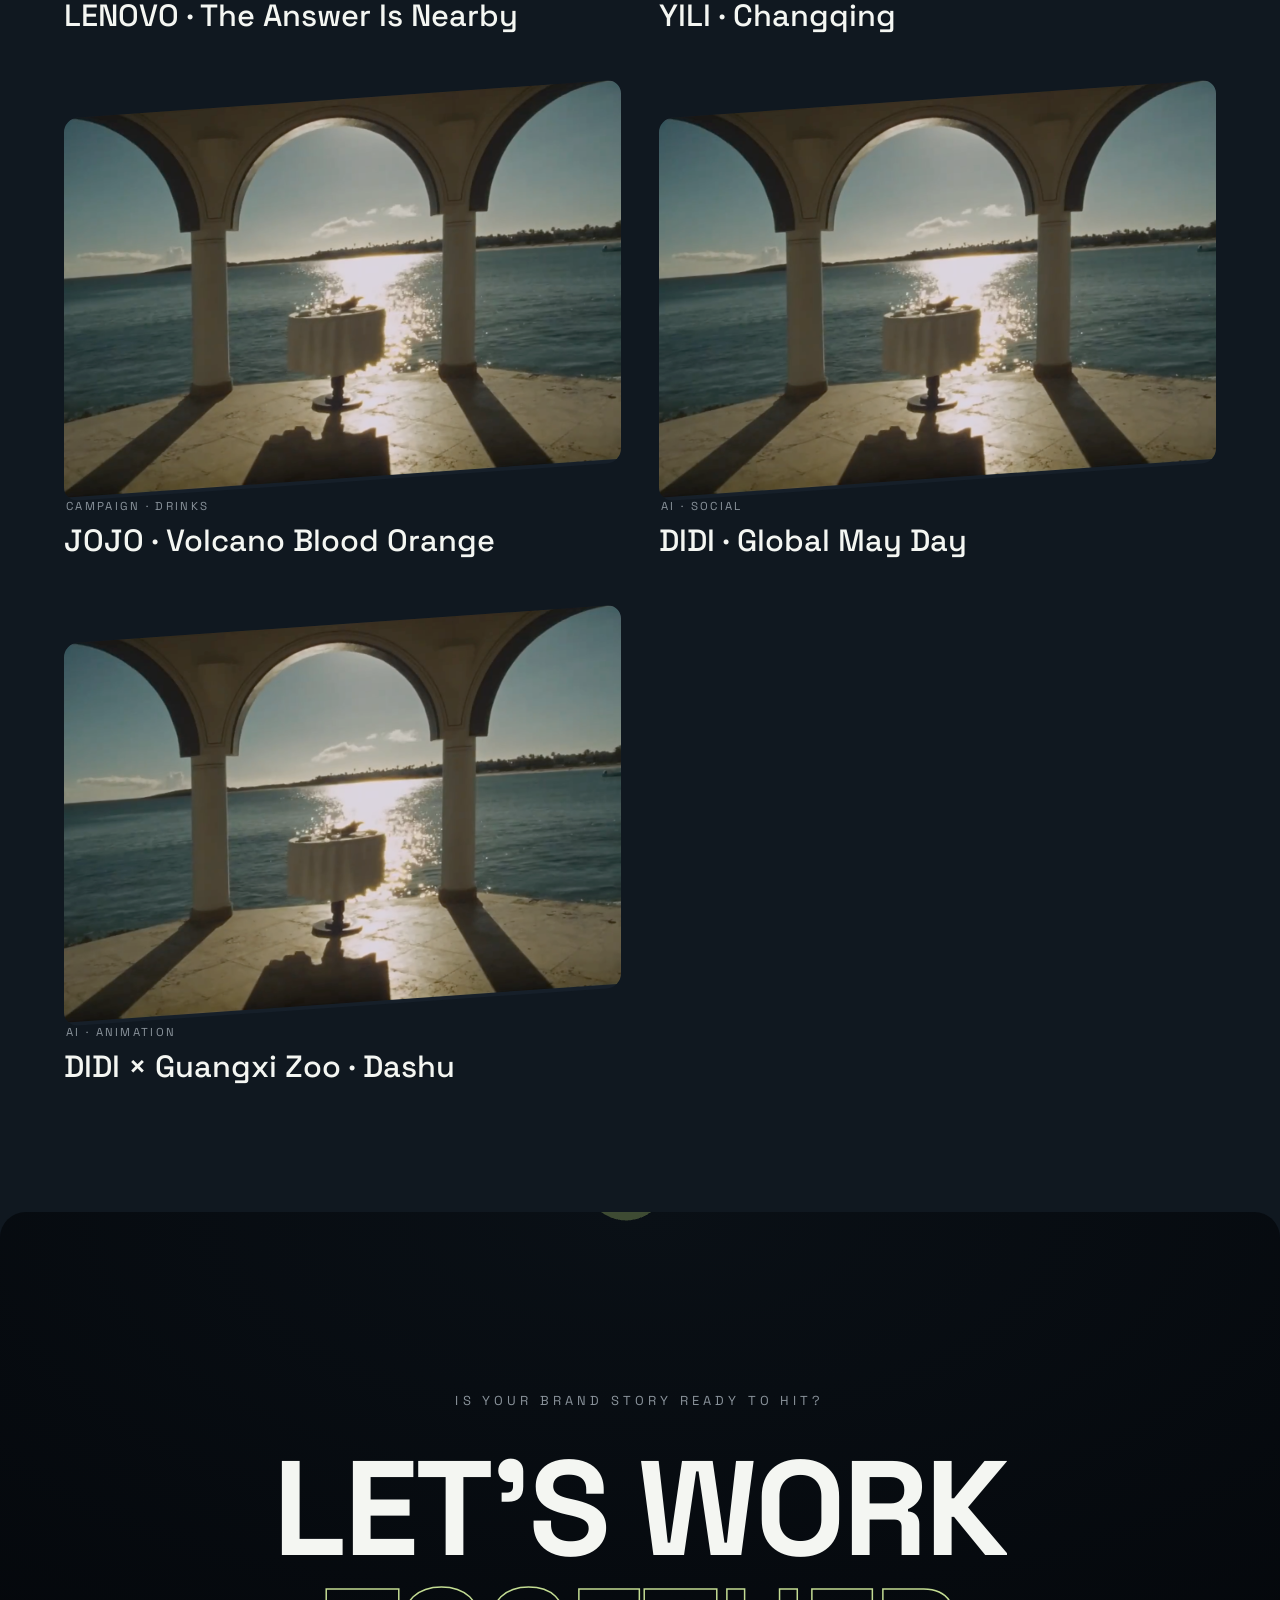
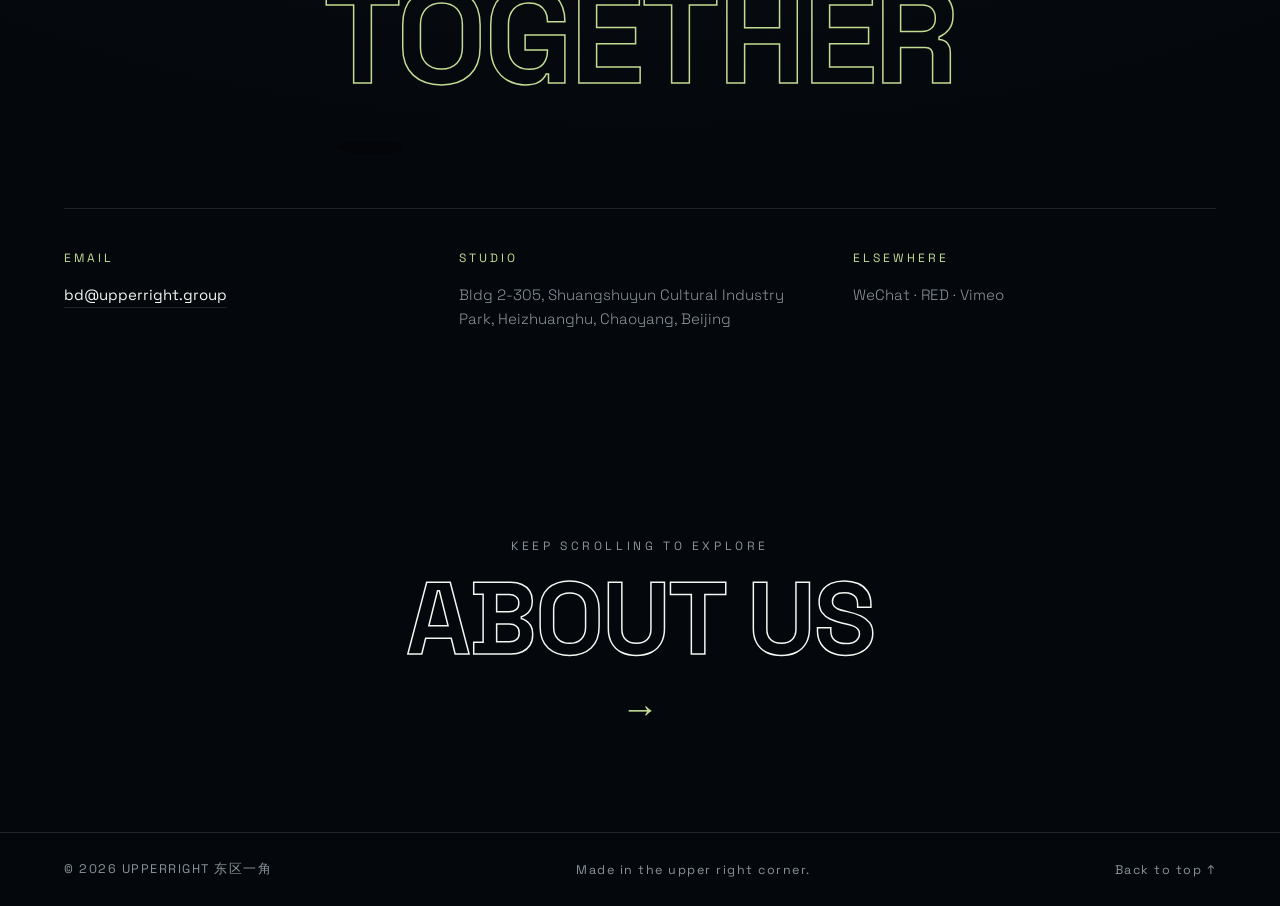
<file: projects.html>
<!DOCTYPE html>
<html lang="en">
<head>
  <meta charset="UTF-8" />
  <meta name="viewport" content="width=device-width, initial-scale=1.0" />
  <title>Projects — UPPERRIGHT 东区一角</title>
  <meta name="description" content="Selected campaigns, films, KVs and AI-native work by UPPERRIGHT 东区一角." />
  <link rel="canonical" href="https://www.upperright.group/projects.html" />
  <meta property="og:type" content="website" />
  <meta property="og:site_name" content="UPPERRIGHT 东区一角" />
  <meta property="og:title" content="Projects — UPPERRIGHT 东区一角" />
  <meta property="og:description" content="Selected campaigns, films, KVs and AI-native work by UPPERRIGHT 东区一角." />
  <meta property="og:url" content="https://www.upperright.group/projects.html" />
  <meta property="og:image" content="https://www.upperright.group/assets/img/og-image.jpg" />
  <meta property="og:image:width" content="1200" />
  <meta property="og:image:height" content="630" />
  <meta name="twitter:card" content="summary_large_image" />
  <meta name="twitter:title" content="Projects — UPPERRIGHT 东区一角" />
  <meta name="twitter:description" content="Selected campaigns, films, KVs and AI-native work by UPPERRIGHT 东区一角." />
  <meta name="twitter:image" content="https://www.upperright.group/assets/img/og-image.jpg" />
  <link rel="icon" type="image/svg+xml" href="assets/logo.svg" />
  <link rel="stylesheet" href="css/style.css?v=7" />
  <script type="importmap">
  {
    "imports": {
      "three": "./js/vendor/three.module.min.js",
      "cannon-es": "./js/vendor/cannon-es.js"
    }
  }
  </script>
</head>
<body class="lang-en" data-page="projects">

  <!-- ============ LOADER ============ -->
  <div class="loader" id="loader">
    <div class="loader-stage">
      <svg class="loader-logo" viewBox="0 0 100 100" xmlns="http://www.w3.org/2000/svg" aria-hidden="true">
        <path id="loader-mouth" d="M0 0 L0 100 L100 100 L100 49.644 L47.71 52.291 L50.357 0 Z" fill="#F4F6F2"/>
      </svg>
      <div class="loader-dots" id="loader-dots">
        <span class="ldot"></span><span class="ldot"></span><span class="ldot"></span>
        <span class="ldot"></span><span class="ldot"></span>
      </div>
    </div>
    <div class="loader-meta">
      <span class="loader-word">UPPERRIGHT</span>
      <span class="loader-pct" id="loader-pct">0</span>
    </div>
  </div>

  <!-- ============ FIXED CANVASES ============ -->
  <canvas id="tube-canvas" aria-hidden="true"></canvas>
  <canvas id="trail-canvas" aria-hidden="true"></canvas>

  <!-- ============ CUSTOM CURSOR ============ -->
  <div class="cursor" id="cursor"><span class="cursor-dot"></span></div>

  <!-- ============ NAV ============ -->
  <header class="nav" id="nav">
    <a class="nav-brand" href="index.html" data-cursor>
      <svg class="nav-logo" viewBox="-6 -6 112 112" xmlns="http://www.w3.org/2000/svg" aria-hidden="true">
        <path d="M0 0 L0 100 L100 100 L100 49.644 L47.71 52.291 L50.357 0 Z" fill="currentColor"/>
        <path d="M92.206 7.929 C99.684 15.446 98.543 28.705 89.658 37.542 C80.774 46.378 67.511 47.448 60.033 39.931 C52.556 32.414 53.697 19.156 62.581 10.319 C71.465 1.482 84.729 0.412 92.206 7.929 Z" fill="#C3DC93"/>
      </svg>
      <span class="nav-word">UPPERRIGHT<sup>®</sup></span>
    </a>
    <nav class="nav-links">
      <a href="about.html" data-cursor data-i18n="nav.about">Who We Are</a>
      <a href="index.html#services" data-cursor data-i18n="nav.services">What We Do</a>
      <a href="projects.html" class="nl-active" data-cursor data-i18n="nav.work">Work</a>
      <a href="index.html#ai" data-cursor data-i18n="nav.ai">AI</a>
      <a href="#contact" data-cursor data-i18n="nav.contact">Contact</a>
    </nav>
    <div class="nav-right">
      <button class="lang-toggle" id="lang-toggle" data-cursor aria-label="Switch language">
        <span class="lt-en">EN</span><span class="lt-sep">/</span><span class="lt-zh">中</span>
      </button>
      <a class="nav-cta" href="#contact" data-cursor><span data-i18n="nav.talk">Let's talk</span><i class="nc-dot"></i></a>
      <button class="menu-btn" id="menu-btn" data-cursor aria-label="Menu"><span></span><span></span></button>
    </div>
  </header>

  <!-- ============ MOBILE MENU ============ -->
  <div class="mmenu" id="mmenu">
    <nav class="mmenu-links">
      <a href="index.html" data-i18n="nav.home">Home</a>
      <a href="about.html" data-i18n="nav.about">About Us</a>
      <a href="projects.html" data-i18n="nav.projects">Projects</a>
      <a href="#contact" data-i18n="nav.contact">Contact</a>
    </nav>
    <div class="mmenu-foot"><span>bd@upperright.group</span><span>Beijing, CN</span></div>
  </div>

  <main id="top">

    <!-- ============ PROJECTS HERO ============ -->
    <section class="phead" id="phead">
      <p class="intro-eyebrow"><span class="dot"></span><span data-i18n="proj.eyebrow">All work</span></p>
      <h1 class="phead-title"><span data-i18n="proj.title">PROJECTS</span></h1>
      <p class="phead-note" data-i18n="proj.note">Campaigns, films, KVs and AI-native work for ambitious brands — replace these stills with the real cases as we go.</p>
      <div class="filters" id="filters">
        <button class="pill pill-filter active" data-cat="all" data-cursor><span data-i18n="proj.fAll">All</span></button>
        <button class="pill pill-filter" data-cat="film" data-cursor><span data-i18n="proj.fFilm">Film / TVC</span></button>
        <button class="pill pill-filter" data-cat="kv" data-cursor><span data-i18n="proj.fKv">KV / Visual</span></button>
        <button class="pill pill-filter" data-cat="ai" data-cursor><span data-i18n="proj.fAi">AI</span></button>
        <button class="pill pill-filter" data-cat="campaign" data-cursor><span data-i18n="proj.fCamp">Campaign</span></button>
      </div>
    </section>

    <!-- ============ GRID ============ -->
    <section class="plist" id="plist">
      <div class="work-grid" id="pgrid">

        <a class="wcard" href="project.html?p=popmart" data-cat="ai campaign" data-cursor-view>
          <div class="wcard-media"><img src="assets/img/popmart-cheers.jpg" alt="POP MART" /></div>
          <span class="wc-tags">AI × FILM · CAMPAIGN · 2025</span>
          <h3 class="wc-title"><i class="wc-arrow">→</i><span>POP MART · Let's POP Cheers!</span></h3>
        </a>

        <a class="wcard" href="project.html?p=lenovo-tech-world" data-cat="film" data-cursor-view>
          <div class="wcard-media"><img src="assets/img/lenovo-tech-world.jpg" alt="Lenovo Tech World" /></div>
          <span class="wc-tags">TVC · LAUNCH</span>
          <h3 class="wc-title"><i class="wc-arrow">→</i><span>LENOVO · Tech World</span></h3>
        </a>

        <a class="wcard" href="project.html?p=lenovo-40th" data-cat="film campaign" data-cursor-view>
          <div class="wcard-media"><img src="assets/img/lenovo-40th.jpg" alt="Lenovo 40th" /></div>
          <span class="wc-tags">EMPLOYER BRAND · 40TH</span>
          <h3 class="wc-title"><i class="wc-arrow">→</i><span>LENOVO · 40th Anniversary</span></h3>
        </a>

        <a class="wcard" href="#contact" data-cat="campaign" data-cursor-view>
          <div class="wcard-media"><img src="assets/img/placeholder.png" alt="Lenovo Asian Games" /></div>
          <span class="wc-tags">CAMPAIGN · SPORTS</span>
          <h3 class="wc-title"><i class="wc-arrow">→</i><span>LENOVO × Asian Games</span></h3>
        </a>

        <a class="wcard" href="project.html?p=roborock-qrevo" data-cat="kv" data-cursor-view>
          <div class="wcard-media"><img src="assets/img/rr-qrevo-01.jpg" alt="Roborock QREVO" /></div>
          <span class="wc-tags">KV · CGI · LAUNCH</span>
          <h3 class="wc-title"><i class="wc-arrow">→</i><span>ROBOROCK · QREVO Launch KV</span></h3>
        </a>

        <a class="wcard" href="project.html?p=roborock-curv" data-cat="kv" data-cursor-view>
          <div class="wcard-media"><img src="assets/img/rr-curv-01.jpg" alt="Roborock Qrevo Curv" /></div>
          <span class="wc-tags">KV · GLOBAL CAMPAIGN</span>
          <h3 class="wc-title"><i class="wc-arrow">→</i><span>ROBOROCK · Qrevo Curv Series</span></h3>
        </a>

        <a class="wcard" href="project.html?p=roborock-custom" data-cat="kv" data-cursor-view>
          <div class="wcard-media"><img src="assets/img/rr-custom-01.jpg" alt="Roborock Customized Design" /></div>
          <span class="wc-tags">KV · CUSTOM SCENES</span>
          <h3 class="wc-title"><i class="wc-arrow">→</i><span>ROBOROCK · Customized Design</span></h3>
        </a>

        <a class="wcard" href="project.html?p=roborock-ces" data-cat="kv" data-cursor-view>
          <div class="wcard-media"><img src="assets/img/roborock-ces.jpg" alt="Roborock CES" /></div>
          <span class="wc-tags">KV · GLOBAL SHOW</span>
          <h3 class="wc-title"><i class="wc-arrow">→</i><span>ROBOROCK · CES</span></h3>
        </a>

        <a class="wcard" href="#contact" data-cat="campaign film" data-cursor-view>
          <div class="wcard-media"><img src="assets/img/placeholder.png" alt="Li-Ning BadFive" /></div>
          <span class="wc-tags">CAMPAIGN · STREETBALL</span>
          <h3 class="wc-title"><i class="wc-arrow">→</i><span>LI-NING · BadFive 24Q1 POP</span></h3>
        </a>

        <a class="wcard" href="#contact" data-cat="campaign" data-cursor-view>
          <div class="wcard-media"><img src="assets/img/placeholder.png" alt="Li-Ning Mister Cartoon" /></div>
          <span class="wc-tags">COLLAB · CULTURE</span>
          <h3 class="wc-title"><i class="wc-arrow">→</i><span>LI-NING × Mister Cartoon</span></h3>
        </a>

        <a class="wcard" href="project.html?p=lexus-aranya" data-cat="film" data-cursor-view>
          <div class="wcard-media"><img src="assets/img/lexus-aranya.jpg" alt="Lexus Aranya" /></div>
          <span class="wc-tags">INTERVIEW · CULTURE</span>
          <h3 class="wc-title"><i class="wc-arrow">→</i><span>LEXUS · Aranya Series</span></h3>
        </a>

        <a class="wcard" href="project.html?p=montblanc-explorer" data-cat="film" data-cursor-view>
          <div class="wcard-media"><img src="assets/img/montblanc-explorer.jpg" alt="Montblanc" /></div>
          <span class="wc-tags">TVC · LUXURY</span>
          <h3 class="wc-title"><i class="wc-arrow">→</i><span>MONTBLANC · Explorer</span></h3>
        </a>

        <a class="wcard" href="project.html?p=luzhou-1573" data-cat="film" data-cursor-view>
          <div class="wcard-media"><img src="assets/img/luzhou-1573.jpg" alt="Luzhou Laojiao" /></div>
          <span class="wc-tags">TVC · CELEBRITY</span>
          <h3 class="wc-title"><i class="wc-arrow">→</i><span>LUZHOU LAOJIAO 1573 × Wang Qianyuan</span></h3>
        </a>

        <a class="wcard" href="project.html?p=volvo-s90" data-cat="film" data-cursor-view>
          <div class="wcard-media"><img src="assets/img/volvo-s90.jpg" alt="Volvo S90" /></div>
          <span class="wc-tags">TVC · AUTO</span>
          <h3 class="wc-title"><i class="wc-arrow">→</i><span>VOLVO S90 · Love & Life</span></h3>
        </a>

        <a class="wcard" href="project.html?p=lenovo-womens-day" data-cat="film" data-cursor-view>
          <div class="wcard-media"><img src="assets/img/lenovo-womens-day.jpg" alt="Lenovo Women's Day" /></div>
          <span class="wc-tags">INTERVIEW · WOMEN'S DAY</span>
          <h3 class="wc-title"><i class="wc-arrow">→</i><span>LENOVO · The Answer Is Nearby</span></h3>
        </a>

        <a class="wcard" href="#contact" data-cat="campaign" data-cursor-view>
          <div class="wcard-media"><img src="assets/img/placeholder.png" alt="Yili" /></div>
          <span class="wc-tags">CAMPAIGN · FMCG</span>
          <h3 class="wc-title"><i class="wc-arrow">→</i><span>YILI · Changqing</span></h3>
        </a>

        <a class="wcard" href="#contact" data-cat="campaign" data-cursor-view>
          <div class="wcard-media"><img src="assets/img/placeholder.png" alt="JOJO" /></div>
          <span class="wc-tags">CAMPAIGN · DRINKS</span>
          <h3 class="wc-title"><i class="wc-arrow">→</i><span>JOJO · Volcano Blood Orange</span></h3>
        </a>

        <a class="wcard" href="#contact" data-cat="ai kv" data-cursor-view>
          <div class="wcard-media"><img src="assets/img/placeholder.png" alt="DiDi" /></div>
          <span class="wc-tags">AI · SOCIAL</span>
          <h3 class="wc-title"><i class="wc-arrow">→</i><span>DIDI · Global May Day</span></h3>
        </a>

        <a class="wcard" href="#contact" data-cat="ai" data-cursor-view>
          <div class="wcard-media"><img src="assets/img/placeholder.png" alt="DiDi Zoo" /></div>
          <span class="wc-tags">AI · ANIMATION</span>
          <h3 class="wc-title"><i class="wc-arrow">→</i><span>DIDI × Guangxi Zoo · Dashu</span></h3>
        </a>

      </div>
    </section>

    <!-- ============ CONTACT ============ -->
    <section class="contact" id="contact">
      <canvas id="contact3d" aria-hidden="true"></canvas>
      <div class="contact-inner">
        <p class="contact-kicker" data-i18n="contact.kicker">Is your brand story ready to hit?</p>
        <a class="contact-big" href="mailto:bd@upperright.group" data-cursor-view>
          <span class="cb-line" data-i18n="contact.l1">LET'S WORK</span>
          <span class="cb-line cb-green" data-i18n="contact.l2">TOGETHER</span>
        </a>
      </div>
      <div class="contact-cols">
        <div class="cc">
          <span class="cc-label">Email</span>
          <a href="mailto:bd@upperright.group" data-cursor>bd@upperright.group</a>
        </div>
        <div class="cc">
          <span class="cc-label" data-i18n="contact.addrLabel">Studio</span>
          <p data-i18n="contact.addr">Bldg 2-305, Shuangshuyun Cultural Industry Park, Heizhuanghu, Chaoyang, Beijing</p>
        </div>
        <div class="cc">
          <span class="cc-label" data-i18n="contact.followLabel">Elsewhere</span>
          <p>WeChat · RED · Vimeo</p>
        </div>
      </div>
    </section>

    <!-- ============ NEXT PAGE ============ -->
    <a class="next-page" href="about.html" data-cursor>
      <span class="np-kicker" data-i18n="next.keep">Keep scrolling to explore</span>
      <span class="np-title" data-i18n="next.about">ABOUT US</span>
      <span class="np-arrow">→</span>
    </a>

    <!-- ============ FOOTER ============ -->
    <footer class="footer">
      <span>© 2026 UPPERRIGHT 东区一角</span>
      <span data-i18n="footer.tag">Up and to the right.</span>
      <a href="#top" data-cursor data-i18n="footer.top">Back to top ↑</a>
    </footer>

  </main>

  <script src="js/vendor/gsap.min.js"></script>
  <script src="js/vendor/ScrollTrigger.min.js"></script>
  <script src="js/vendor/lenis.min.js"></script>
  <script src="js/i18n.js?v=3"></script>
  <script src="js/main.js"></script>
  <script type="module" src="js/tube.js"></script>
  <script type="module" src="js/contact3d.js"></script>
  <script src="js/trail.js"></script>
    <script src="js/lightbox.js?v=3"></script>
</body>
</html>
</file>
<file: css/style.css>
/* ============================================================
   UPPERRIGHT 东区一角 — Official Website (v2 · Lusion-grade)
   Brand: #101820 (deep navy black) / #C3DC93 (brand green)
   ============================================================ */

@font-face {
  font-family: 'Space Grotesk';
  src: url('../assets/fonts/space-grotesk-latin-300-normal.woff2') format('woff2');
  font-weight: 300; font-display: swap;
}
@font-face {
  font-family: 'Space Grotesk';
  src: url('../assets/fonts/space-grotesk-latin-400-normal.woff2') format('woff2');
  font-weight: 400; font-display: swap;
}
@font-face {
  font-family: 'Space Grotesk';
  src: url('../assets/fonts/space-grotesk-latin-500-normal.woff2') format('woff2');
  font-weight: 500; font-display: swap;
}
@font-face {
  font-family: 'Space Grotesk';
  src: url('../assets/fonts/space-grotesk-latin-700-normal.woff2') format('woff2');
  font-weight: 700; font-display: swap;
}

:root {
  --ink: #101820;
  --ink-2: #161f29;
  --ink-3: #1d2733;
  --ink-deep: #06090d;
  --green: #C3DC93;
  --green-soft: #e4f3c8;
  --paper: #F4F6F2;
  --grey: #8a939b;
  --line: rgba(244, 246, 242, 0.12);
  --font-en: 'Space Grotesk', 'Helvetica Neue', Arial, sans-serif;
  --font-zh: 'PingFang SC', 'Hiragino Sans GB', 'Microsoft YaHei', sans-serif;
  --pad: clamp(20px, 5vw, 72px);
  --radius: clamp(14px, 2vw, 26px);
}

* { margin: 0; padding: 0; box-sizing: border-box; }
html { scroll-behavior: auto; }
html.lenis, html.lenis body { height: auto; }
.lenis.lenis-smooth { scroll-behavior: auto !important; }

body {
  background: var(--ink);
  color: var(--paper);
  font-family: var(--font-en), var(--font-zh);
  -webkit-font-smoothing: antialiased;
  overflow-x: hidden;
}
body.lang-zh { font-family: var(--font-zh); }
body.lang-zh .hero-title, body.lang-zh .contact-big, body.lang-zh .sec-title,
body.lang-zh .nav-word, body.lang-zh .loader-word, body.lang-zh .reel-words { font-family: var(--font-en), var(--font-zh); }

::selection { background: var(--green); color: var(--ink); }
a { color: inherit; text-decoration: none; }
img { display: block; width: 100%; height: 100%; object-fit: cover; }
main { position: relative; z-index: 2; }

/* ============ FIXED CANVASES ============ */
#tube-canvas {
  position: fixed; inset: 0; width: 100vw; height: 100vh;
  z-index: 1; pointer-events: none;
}
#trail-canvas {
  position: fixed; inset: 0; width: 100vw; height: 100vh;
  z-index: 600; pointer-events: none;
  mix-blend-mode: screen;
}

/* ============ LOADER ============ */
.loader {
  position: fixed; inset: 0; z-index: 1000;
  background: var(--ink);
  display: flex; flex-direction: column;
  align-items: center; justify-content: center;
  gap: 40px;
}
.loader-stage { display: flex; align-items: flex-start; gap: 26px; }
.loader-logo { width: clamp(80px, 12vw, 130px); height: auto; }
.loader-dots { display: flex; gap: 16px; align-items: center; margin-top: calc(clamp(80px, 12vw, 130px) * 0.30); }
.ldot {
  width: clamp(10px, 1.4vw, 15px); height: clamp(10px, 1.4vw, 15px);
  border-radius: 50%;
  background: var(--green);
}
.loader-meta {
  position: absolute; left: var(--pad); right: var(--pad); bottom: 36px;
  display: flex; justify-content: space-between; align-items: baseline;
  font-size: 13px; letter-spacing: 0.35em; color: var(--grey);
}
.loader-pct { font-size: clamp(40px, 7vw, 80px); font-weight: 300; letter-spacing: 0; color: var(--paper); }
.loader-pct::after { content: '%'; font-size: 0.35em; color: var(--green); margin-left: 4px; }

/* ============ CURSOR ============ */
.cursor {
  position: fixed; top: 0; left: 0; z-index: 999;
  width: 44px; height: 44px; margin: -22px 0 0 -22px;
  border: 1px solid rgba(244,246,242,0.35);
  border-radius: 50%;
  display: flex; align-items: center; justify-content: center;
  pointer-events: none;
  transition: width .35s cubic-bezier(.22,1,.36,1), height .35s cubic-bezier(.22,1,.36,1),
              margin .35s cubic-bezier(.22,1,.36,1), background-color .35s, border-color .35s;
}
.cursor-dot { width: 5px; height: 5px; border-radius: 50%; background: var(--green); transition: opacity .2s; }
.cursor.is-hover { width: 64px; height: 64px; margin: -32px 0 0 -32px; border-color: var(--green); }
.cursor.is-view {
  width: 88px; height: 88px; margin: -44px 0 0 -44px;
  background: var(--green); border-color: var(--green);
}
.cursor.is-view .cursor-dot { opacity: 0; }
.cursor.is-view::after {
  content: 'VIEW'; position: absolute; color: var(--ink);
  font-size: 12px; font-weight: 500; letter-spacing: 0.18em; font-family: var(--font-en);
}
body.lang-zh .cursor.is-view::after { content: '查看'; letter-spacing: 0.3em; }
@media (hover: none) { .cursor { display: none; } }

/* ============ NAV ============ */
.nav {
  position: fixed; top: 0; left: 0; right: 0; z-index: 100;
  display: flex; align-items: center; justify-content: space-between;
  padding: 20px var(--pad);
}
.nav-brand { display: flex; align-items: center; gap: 12px; }
.nav-logo { width: 34px; height: 34px; color: var(--paper); transition: transform .4s cubic-bezier(.22,1,.36,1); }
.nav-brand:hover .nav-logo { transform: rotate(-8deg) scale(1.06); }
.nav-word { font-size: 15px; font-weight: 500; letter-spacing: 0.22em; }
.nav-word sup { font-size: 8px; color: var(--green); }
.nav-links { display: flex; gap: clamp(18px, 3vw, 42px); }
.nav-links a {
  font-size: 13.5px; letter-spacing: 0.14em; text-transform: uppercase;
  color: var(--grey); position: relative; padding: 4px 0;
  transition: color .3s;
}
.nav-links a::after {
  content: ''; position: absolute; left: 0; bottom: 0;
  width: 100%; height: 1px; background: var(--green);
  transform: scaleX(0); transform-origin: right;
  transition: transform .45s cubic-bezier(.22,1,.36,1);
}
.nav-links a:hover { color: var(--paper); }
.nav-links a:hover::after { transform: scaleX(1); transform-origin: left; }
.nav-right { display: flex; align-items: center; gap: 14px; }
.lang-toggle {
  background: rgba(244,246,242,0.06); border: 1px solid var(--line); border-radius: 99px;
  color: var(--paper); font-family: inherit; font-size: 12px; letter-spacing: 0.1em;
  padding: 9px 14px; cursor: pointer; display: flex; gap: 6px; align-items: center;
  backdrop-filter: blur(8px);
  transition: border-color .3s;
}
.lang-toggle:hover { border-color: var(--green); }
.lang-toggle .lt-sep { color: var(--grey); }
body.lang-en .lt-en, body.lang-zh .lt-zh { color: var(--green); font-weight: 700; }
body.lang-en .lt-zh, body.lang-zh .lt-en { color: var(--grey); }
.nav-cta {
  display: flex; align-items: center; gap: 10px;
  background: var(--paper); color: var(--ink);
  font-size: 13px; font-weight: 500; letter-spacing: 0.06em;
  border-radius: 99px; padding: 10px 18px;
  transition: background-color .3s, transform .3s cubic-bezier(.22,1,.36,1);
}
.nav-cta:hover { background: var(--green); transform: scale(1.04); }
.nc-dot { width: 6px; height: 6px; border-radius: 50%; background: var(--ink); }
.menu-btn { display: none; }

/* ============ MOBILE MENU ============ */
.mmenu {
  position: fixed; inset: 0; z-index: 90; background: var(--ink-2);
  display: flex; flex-direction: column; justify-content: center; gap: 8vh;
  padding: 0 var(--pad);
  clip-path: inset(0 0 100% 0);
  transition: clip-path .7s cubic-bezier(.77,0,.18,1);
}
.mmenu.open { clip-path: inset(0 0 0% 0); }
.mmenu-links { display: flex; flex-direction: column; gap: 10px; }
.mmenu-links a { font-size: clamp(34px, 9vw, 56px); font-weight: 500; letter-spacing: 0.02em; }
.mmenu-foot { display: flex; justify-content: space-between; color: var(--grey); font-size: 13px; letter-spacing: 0.1em; }

/* ============ HERO ============ */
.hero {
  height: 100svh;
  display: flex; flex-direction: column;
  position: relative;
}
.hero-head {
  padding: clamp(86px, 12vh, 120px) var(--pad) 22px;
  display: flex; justify-content: center;
  will-change: transform, opacity;
}
.hero-statement {
  max-width: 620px; text-align: center;
  font-size: clamp(16px, 1.8vw, 23px); line-height: 1.45; font-weight: 400;
  color: var(--paper);
}
.hero-card-wrap {
  --exp: 0;
  flex: 1; min-height: 0;
  padding: 0 calc(var(--pad) * (1 - var(--exp)));
  padding-bottom: calc(52px * (1 - var(--exp)));
  display: flex; flex-direction: column;
  position: relative;
}
.hero-card {
  position: relative; flex: 1; min-height: 0;
  background: radial-gradient(120% 120% at 30% 20%, #0a1118 0%, var(--ink-deep) 60%);
  border-radius: calc(var(--radius) * (1 - var(--exp)));
  overflow: hidden;
  box-shadow: 0 30px 80px rgba(0,0,0,0.45);
}
.hslides { position: absolute; inset: 0; }
.hslide { position: absolute; inset: 0; overflow: hidden; will-change: transform; }
.hslide:not(.hs-active):not(.hs-moving) { transform: translateX(100%); }
.hslide-case img { filter: saturate(0.9) brightness(0.85); }
.hslide-case::after {
  content: ''; position: absolute; inset: 0;
  background: linear-gradient(180deg, transparent 45%, rgba(6,9,13,0.72));
}
.hs-info {
  position: absolute; left: clamp(22px, 3.5vw, 54px); bottom: clamp(20px, 4vh, 48px);
  z-index: 2; display: flex; flex-direction: column; gap: 12px;
}
.hs-kicker { font-size: 12px; letter-spacing: 0.3em; text-transform: uppercase; color: var(--green); }
.hs-title { font-size: clamp(28px, 3.6vw, 54px); font-weight: 500; }
.hs-sub { font-size: 14.5px; color: rgba(244,246,242,0.75); font-weight: 300; }
.hnav {
  position: absolute; top: 50%; transform: translateY(-50%); z-index: 5;
  width: clamp(44px, 4vw, 60px); height: clamp(44px, 4vw, 60px);
  border-radius: 50%; border: 1px solid rgba(244,246,242,0.25);
  background: rgba(16,24,32,0.35); color: var(--paper);
  font-size: 18px; cursor: pointer; backdrop-filter: blur(8px);
  display: flex; align-items: center; justify-content: center;
  transition: background-color .3s, border-color .3s, transform .3s cubic-bezier(.22,1,.36,1);
}
.hnav:hover { background: var(--green); color: var(--ink); border-color: var(--green); transform: translateY(-50%) scale(1.08); }
.hnav-prev { left: clamp(14px, 1.6vw, 26px); }
.hnav-next { right: clamp(14px, 1.6vw, 26px); }
.hdots {
  position: absolute; bottom: 18px; left: 50%; transform: translateX(-50%); z-index: 5;
  display: flex; gap: 8px;
}
.hdots span {
  width: 7px; height: 7px; border-radius: 50%;
  background: rgba(244,246,242,0.25);
  transition: background-color .3s, transform .3s;
}
.hdots span.active { background: var(--green); transform: scale(1.25); }
#hero3d { position: absolute; inset: 0; width: 100%; height: 100%; display: block; }
.hero-inner {
  position: absolute; left: clamp(22px, 3.5vw, 54px); bottom: clamp(18px, 3.5vh, 44px);
  z-index: 2; pointer-events: none;
}
.hero-title {
  font-size: clamp(44px, 8.2vw, 124px);
  line-height: 0.94; font-weight: 700; letter-spacing: -0.02em;
  text-transform: uppercase;
  text-shadow: 0 8px 40px rgba(0,0,0,0.35);
}
.ht-line { display: block; overflow: hidden; }
.ht-word { display: inline-block; will-change: transform; }
.ht-outline { color: transparent; -webkit-text-stroke: 1.5px var(--paper); }
.ht-dot { color: var(--green); font-style: normal; }
.cross-row {
  position: absolute; left: var(--pad); right: var(--pad); bottom: 16px;
  display: flex; justify-content: space-between; align-items: center;
  font-size: 14px; color: var(--grey);
}
.cross-row .cr-label { font-size: 11.5px; letter-spacing: 0.3em; animation: pulse 2.4s ease-in-out infinite; }
@keyframes pulse { 0%,100% { opacity: .9; } 50% { opacity: .35; } }

/* ============ SECTION COMMON ============ */
section { position: relative; }
.sec-head {
  display: flex; align-items: flex-end; justify-content: space-between; gap: 30px;
  padding: 0 var(--pad); margin-bottom: clamp(36px, 6vh, 70px);
}
.sec-title {
  font-size: clamp(40px, 7vw, 104px); font-weight: 700;
  letter-spacing: -0.02em; text-transform: uppercase; line-height: 1;
  overflow: hidden;
}
.sec-title span { display: inline-block; }
.sec-count { font-size: 14px; color: var(--green); letter-spacing: 0.2em; flex: none; }
.sec-note {
  max-width: 300px; font-size: 12.5px; letter-spacing: 0.14em; text-transform: uppercase;
  color: var(--grey); line-height: 1.7; text-align: left; flex: none;
}
.intro-eyebrow {
  display: flex; align-items: center; gap: 10px;
  font-size: 13px; letter-spacing: 0.3em; text-transform: uppercase; color: var(--grey);
  margin-bottom: clamp(28px, 4vh, 48px);
}
.intro-eyebrow .dot { width: 8px; height: 8px; border-radius: 50%; background: var(--green); flex: none; }
.pill {
  display: inline-flex; align-items: center; gap: 10px;
  background: var(--paper); color: var(--ink);
  font-size: 13.5px; font-weight: 500; letter-spacing: 0.08em; text-transform: uppercase;
  border-radius: 99px; padding: 16px 26px;
  transition: background-color .3s, transform .3s cubic-bezier(.22,1,.36,1);
}
.pill:hover { background: var(--green); transform: scale(1.05); }
.pill-dot { width: 7px; height: 7px; border-radius: 50%; background: var(--ink); }

/* ============ INTRO ============ */
.intro { padding: clamp(120px, 20vh, 240px) var(--pad); }
.intro-text {
  font-size: clamp(26px, 3.6vw, 54px);
  line-height: 1.3; font-weight: 400; letter-spacing: -0.01em;
  max-width: 1280px;
}
.intro-text .w { display: inline-block; opacity: .14; transition: opacity .3s linear; }
.intro-tags {
  margin-top: clamp(50px, 9vh, 110px);
  display: grid; grid-template-columns: repeat(3, 1fr); gap: 24px;
  border-top: 1px solid var(--line); padding-top: 32px;
}
.intro-tag { display: flex; flex-direction: column; gap: 14px; font-size: clamp(15px, 1.4vw, 19px); }
.it-num { color: var(--green); font-size: 13px; letter-spacing: 0.2em; }

/* ============ REEL ============ */
.reel { position: relative; }
.reel-pin {
  height: 100svh; position: relative;
  display: flex; align-items: center; justify-content: center;
  overflow: hidden;
}
.reel-copy {
  position: absolute; right: var(--pad); top: clamp(90px, 14vh, 150px);
  max-width: 400px; z-index: 4;
  display: flex; flex-direction: column; align-items: flex-start; gap: 24px;
}
.reel-copy .intro-eyebrow { margin-bottom: 0; }
.reel-text { font-size: clamp(15px, 1.3vw, 18px); line-height: 1.7; color: var(--paper); font-weight: 300; }
.reel-card {
  position: absolute; inset: 2.5svh 2vw;
  border-radius: 18px; overflow: hidden;
  background: var(--ink-2);
  will-change: transform;
  box-shadow: 0 40px 100px rgba(0,0,0,0.5);
}
.reel-card img { transform-origin: center; }
.reel-tint {
  position: absolute; inset: 0;
  background: linear-gradient(160deg, rgba(16,24,32,0.75), rgba(195,220,147,0.32));
  mix-blend-mode: multiply;
}
.reel-words {
  position: relative; z-index: 3;
  display: flex; align-items: center; gap: clamp(18px, 2.6vw, 40px);
  pointer-events: none;
}
.rw {
  font-size: clamp(54px, 9.5vw, 150px); font-weight: 500;
  letter-spacing: 0.01em; color: #fff;
  text-shadow: 0 6px 40px rgba(0,0,0,0.35);
}
.rw-btn {
  width: clamp(58px, 6.5vw, 104px); height: clamp(40px, 4.6vw, 72px);
  background: #fff; color: var(--ink);
  border-radius: 99px;
  display: flex; align-items: center; justify-content: center;
  box-shadow: 0 10px 40px rgba(0,0,0,0.3);
}
.cross-corners span {
  position: absolute; font-size: 15px; color: var(--paper); opacity: .7; z-index: 3;
}
.cross-corners span:nth-child(1) { top: 1.2svh; left: 1vw; }
.cross-corners span:nth-child(2) { top: 1.2svh; right: 1vw; }
.cross-corners span:nth-child(3) { bottom: 1.2svh; left: 1vw; }
.cross-corners span:nth-child(4) { bottom: 1.2svh; right: 1vw; }

/* ============ WORK ============ */
.work { padding: clamp(100px, 16vh, 200px) 0 clamp(60px, 8vh, 110px); }
.work-grid {
  display: grid; grid-template-columns: 1fr 1fr;
  gap: clamp(34px, 5vw, 70px) clamp(24px, 3vw, 48px);
  padding: 0 var(--pad);
}
.wcard { display: block; }
.wcard-media {
  position: relative; overflow: hidden; border-radius: 14px;
  aspect-ratio: 16 / 11; background: var(--ink-2);
}
.wcard-media img {
  transform: scale(1.12);
  transition: transform 1s cubic-bezier(.22,1,.36,1), filter 1s;
  filter: saturate(0.85) brightness(0.92);
}
.wcard:hover .wcard-media img { transform: scale(1.05); filter: saturate(1.05) brightness(1); }
.wc-tags {
  display: block; margin: 18px 2px 8px;
  font-size: 11.5px; letter-spacing: 0.2em; color: var(--grey); text-transform: uppercase;
}
.wc-title {
  font-size: clamp(22px, 2.4vw, 34px); font-weight: 500; letter-spacing: 0;
  display: flex; align-items: center;
}
.wc-arrow {
  font-style: normal; color: var(--green);
  display: inline-block; width: 0; overflow: hidden;
  transform: translateX(-14px); opacity: 0;
  transition: all .45s cubic-bezier(.22,1,.36,1);
}
.wcard:hover .wc-arrow { width: 1.3em; transform: translateX(0); opacity: 1; }
.wc-title span { transition: transform .45s cubic-bezier(.22,1,.36,1); }
.wcard:hover .wc-title span { transform: translateX(6px); }
.work-more { display: flex; justify-content: center; margin-top: clamp(50px, 8vh, 90px); }

/* ============ SERVICES ============ */
.services { padding: clamp(80px, 12vh, 160px) 0; }
.svc-list { border-top: 1px solid var(--line); }
.svc-row {
  display: grid;
  grid-template-columns: 80px 1fr 1.2fr 60px;
  align-items: center; gap: clamp(16px, 3vw, 50px);
  padding: clamp(30px, 5vh, 54px) var(--pad);
  border-bottom: 1px solid var(--line);
  position: relative; overflow: hidden;
  cursor: pointer;
}
.svc-row::before {
  content: ''; position: absolute; inset: 0; background: var(--paper);
  transform: scaleY(0); transform-origin: var(--so, top);
  transition: transform .5s cubic-bezier(.77,0,.18,1);
}
.svc-row.hovered::before { transform: scaleY(1); }
.svc-row > * { position: relative; z-index: 1; transition: color .4s; }
.svc-num { font-size: 14px; letter-spacing: 0.2em; color: var(--green); }
.svc-name { font-size: clamp(28px, 4.4vw, 64px); font-weight: 500; letter-spacing: -0.01em; }
.svc-desc { font-size: 15px; color: var(--grey); line-height: 1.6; font-weight: 300; }
.svc-arrow { font-size: 28px; color: var(--green); transition: transform .45s cubic-bezier(.22,1,.36,1), color .4s; }
.svc-row.hovered .svc-name, .svc-row.hovered .svc-desc { color: var(--ink); }
.svc-row.hovered .svc-num { color: #7da33f; }
.svc-row.hovered .svc-arrow { transform: translate(6px, -6px); color: #7da33f; }

/* ============ AI ============ */
.ai {
  padding: clamp(100px, 16vh, 200px) var(--pad);
  background: linear-gradient(180deg, rgba(22,31,41,0) 0%, rgba(22,31,41,0.55) 18%, rgba(22,31,41,0.55) 82%, rgba(22,31,41,0) 100%);
}
.ai-head { max-width: 1100px; }
.ai-title {
  font-size: clamp(32px, 4.8vw, 72px); font-weight: 500;
  line-height: 1.12; letter-spacing: -0.015em;
}
.ai-sub { margin-top: 28px; max-width: 560px; color: var(--grey); line-height: 1.7; font-weight: 300; }
.ai-flow {
  margin-top: clamp(60px, 10vh, 120px);
  display: grid; grid-template-columns: repeat(6, 1fr); gap: 18px;
}
.ai-step {
  border: 1px solid var(--line); border-radius: 12px;
  padding: 26px 20px 30px;
  display: flex; flex-direction: column; gap: 40px;
  background: rgba(16,24,32,0.45);
  backdrop-filter: blur(4px);
  transition: border-color .4s, transform .4s cubic-bezier(.22,1,.36,1), background-color .4s;
}
.ai-step:hover { border-color: var(--green); transform: translateY(-6px); background: rgba(195,220,147,0.05); }
.as-num { font-size: 12px; letter-spacing: 0.25em; color: var(--green); }
.ai-step h4 { font-size: clamp(16px, 1.5vw, 21px); font-weight: 500; }
.ai-step p { font-size: 12.5px; color: var(--grey); line-height: 1.5; }

/* ============ CLIENTS ============ */
.clients { padding: clamp(90px, 14vh, 180px) 0; overflow: hidden; }
.clients-label {
  padding: 0 var(--pad); margin-bottom: 48px;
  font-size: 13px; letter-spacing: 0.3em; text-transform: uppercase; color: var(--grey);
}
.marquee { white-space: nowrap; overflow: hidden; padding: 10px 0; }
.marquee-track { display: inline-flex; gap: clamp(40px, 6vw, 90px); will-change: transform; padding-right: clamp(40px, 6vw, 90px); }
.marquee-track span {
  font-size: clamp(40px, 6.5vw, 96px); font-weight: 700; letter-spacing: -0.01em;
  color: transparent; -webkit-text-stroke: 1px rgba(244,246,242,0.28);
  text-transform: uppercase; transition: color .4s;
}
.marquee-track span:hover { color: var(--green); -webkit-text-stroke-color: transparent; }
.m2 .marquee-track span { -webkit-text-stroke-color: rgba(195,220,147,0.35); }

/* ============ STUDIO ============ */
.studio { padding: clamp(80px, 12vh, 160px) 0 clamp(100px, 16vh, 200px); }
.studio-grid {
  display: grid; grid-template-columns: repeat(3, 1fr);
  border-top: 1px solid var(--line); border-left: 1px solid var(--line);
  margin: 0 var(--pad);
}
.st-cell {
  border-right: 1px solid var(--line); border-bottom: 1px solid var(--line);
  padding: clamp(28px, 4vw, 52px);
  min-height: clamp(160px, 22vh, 240px);
  display: flex; flex-direction: column; justify-content: space-between; gap: 20px;
  transition: background-color .5s;
}
.st-cell:hover { background: rgba(195,220,147,0.04); }
.st-cell h4 { font-size: clamp(18px, 1.9vw, 26px); font-weight: 500; }
.st-cell p { color: var(--grey); font-size: 14px; line-height: 1.6; font-weight: 300; }
.st-cell-logo { align-items: center; justify-content: center; }
.st-cell-logo svg { width: clamp(60px, 7vw, 96px); color: var(--paper); opacity: .9; }

/* ============ CONTACT ============ */
.contact {
  position: relative;
  padding: clamp(130px, 20vh, 260px) var(--pad) clamp(80px, 12vh, 140px);
  background: radial-gradient(130% 100% at 50% 0%, #0a1016 0%, #04070b 70%);
  border-radius: var(--radius) var(--radius) 0 0;
  overflow: hidden;
}
#contact3d {
  position: absolute; inset: 0; width: 100%; height: 100%;
  display: block; z-index: 0;
}
.contact-inner { position: relative; z-index: 2; text-align: center; }
.contact-kicker {
  font-size: 13px; letter-spacing: 0.32em; text-transform: uppercase; color: var(--grey);
  margin-bottom: clamp(26px, 4vh, 44px);
}
.contact-big {
  display: inline-block; text-transform: uppercase;
  font-size: clamp(52px, 10.5vw, 165px); font-weight: 700;
  line-height: 0.95; letter-spacing: -0.02em;
  margin-bottom: clamp(70px, 12vh, 140px);
}
.cb-line { display: block; overflow: hidden; }
.cb-green {
  color: transparent; -webkit-text-stroke: 1.5px var(--green);
  transition: color .5s;
}
.contact-big:hover .cb-green { color: var(--green); }
.contact-cols {
  position: relative; z-index: 2;
  display: grid; grid-template-columns: repeat(3, 1fr); gap: 32px;
  border-top: 1px solid var(--line); padding-top: 40px;
}
.cc { display: flex; flex-direction: column; gap: 14px; font-size: 15px; line-height: 1.6; }
.cc-label { font-size: 12px; letter-spacing: 0.25em; text-transform: uppercase; color: var(--green); }
.cc a { border-bottom: 1px solid var(--line); width: fit-content; transition: border-color .3s; }
.cc a:hover { border-color: var(--green); }
.cc p { color: var(--grey); font-weight: 300; }

/* ============ FOOTER ============ */
.footer {
  display: flex; justify-content: space-between; align-items: center;
  padding: 28px var(--pad);
  font-size: 12.5px; letter-spacing: 0.12em; color: var(--grey);
  border-top: 1px solid var(--line);
  background: #04070b;
}
.footer a { transition: color .3s; }
.footer a:hover { color: var(--green); }

/* ============ NAV ACTIVE ============ */
.nav-links a.nl-active { color: var(--paper); }
.nav-links a.nl-active::after { transform: scaleX(1); }

/* ============ ABOUT HERO ============ */
.ahero {
  position: relative; height: 100svh; overflow: hidden;
  background: radial-gradient(120% 120% at 30% 20%, #0a1118 0%, var(--ink-deep) 65%);
}
#about3d { position: absolute; inset: 0; width: 100%; height: 100%; display: block; }
.ahero-lines {
  position: absolute; left: var(--pad); right: var(--pad); bottom: clamp(70px, 12vh, 130px);
  z-index: 2; display: flex; justify-content: space-between; align-items: flex-end; gap: 30px;
  pointer-events: none;
}
.al-line { display: block; overflow: hidden; }
.al-line em {
  display: inline-block; font-style: normal;
  font-size: clamp(26px, 3.6vw, 56px); font-weight: 500; line-height: 1.18;
  text-shadow: 0 6px 30px rgba(0,0,0,0.4);
}
.al-right .al-line em { font-style: italic; font-weight: 300; color: var(--green); }
.ahero-mark {
  position: absolute; left: 50%; transform: translateX(-50%); bottom: -0.16em; z-index: 1;
  font-size: clamp(110px, 17vw, 250px); font-weight: 700; letter-spacing: -0.03em; line-height: 1;
  color: transparent; -webkit-text-stroke: 1px rgba(244,246,242,0.08);
  pointer-events: none; user-select: none; white-space: nowrap;
}
.ahero .cross-row { z-index: 2; }

/* ============ TEAM ============ */
.team { padding: clamp(110px, 17vh, 220px) 0 clamp(80px, 12vh, 160px); }
.team-intro {
  padding: 0 var(--pad); margin: -20px 0 clamp(44px, 7vh, 80px);
  max-width: 760px; font-size: clamp(17px, 1.6vw, 22px); line-height: 1.7; font-weight: 300; color: var(--grey);
}

/* ============ BRANDS ============ */
.brands { padding: clamp(80px, 12vh, 160px) 0; overflow: hidden; }
.brands-note {
  padding: 0 var(--pad); margin: 36px 0 44px;
  font-size: 13px; letter-spacing: 0.28em; text-transform: uppercase; color: var(--grey);
}
.brand-wall {
  display: grid; grid-template-columns: repeat(4, 1fr);
  gap: clamp(40px, 6vh, 72px) clamp(24px, 3vw, 48px);
  margin: 0 var(--pad); align-items: center;
}
.brand-wall span {
  display: flex; align-items: center; justify-content: center; text-align: center;
  min-height: 48px;
  font-size: clamp(14px, 1.3vw, 19px); font-weight: 500; letter-spacing: 0.06em;
  color: var(--paper); opacity: 0.8; transition: opacity .3s, color .3s;
}
.brand-wall span:hover { opacity: 1; color: var(--green); }
.bw-more { color: var(--grey) !important; font-weight: 300 !important; }

/* ============ EXPERTISE ============ */
.expertise { padding: clamp(90px, 14vh, 180px) 0 clamp(110px, 17vh, 200px); }
.exp-lead {
  padding: 0 var(--pad); margin: -16px 0 clamp(44px, 7vh, 80px);
  max-width: 720px; font-size: clamp(17px, 1.6vw, 22px); line-height: 1.6; font-weight: 300; color: var(--grey);
}
.exp-grid {
  display: grid; grid-template-columns: repeat(4, 1fr); gap: 18px;
  padding: 0 var(--pad);
}
.exp-card {
  border: 1px solid var(--line); border-radius: 14px;
  padding: clamp(24px, 2.5vw, 38px);
  display: flex; flex-direction: column; gap: 18px;
  background: rgba(16,24,32,0.45);
  transition: border-color .4s, transform .4s cubic-bezier(.22,1,.36,1), background-color .4s;
  min-height: clamp(300px, 38vh, 420px);
}
.exp-card:hover { border-color: var(--green); transform: translateY(-8px); background: rgba(195,220,147,0.05); }
.exp-letter {
  font-size: clamp(42px, 4.5vw, 72px); font-weight: 700; line-height: 1;
  color: transparent; -webkit-text-stroke: 1.2px var(--green);
}
.exp-card-ai .exp-letter { color: var(--green); -webkit-text-stroke: 0; }
.exp-card h3 { font-size: clamp(19px, 1.8vw, 26px); font-weight: 500; }
.exp-card ul { list-style: none; display: flex; flex-direction: column; gap: 12px; margin-top: auto; }
.exp-card li {
  font-size: 14px; color: var(--grey); font-weight: 300; line-height: 1.5;
  padding-left: 16px; position: relative;
}
.exp-card li::before {
  content: ''; position: absolute; left: 0; top: 0.55em;
  width: 6px; height: 6px; border-radius: 50%; background: var(--green); opacity: .7;
}

/* ============ POKER CARDS (expertise) ============ */
.exp-pin {
  height: 104svh;
  display: flex; align-items: center; justify-content: center;
  position: relative;
}
.exp-stage {
  position: relative;
  width: min(1240px, 93vw);
  height: clamp(400px, 60vh, 540px);
  perspective: 1800px;
}
.pcard {
  position: absolute; top: 50%; left: 50%;
  width: clamp(200px, 19.5vw, 280px);
  height: clamp(290px, 28vw, 392px);
  margin-left: calc(clamp(200px, 19.5vw, 280px) / -2);
  margin-top: calc(clamp(290px, 28vw, 392px) / -2);
  will-change: transform;
}
.pcard-inner {
  position: absolute; inset: 0;
  transform-style: preserve-3d;
  border-radius: 16px;
}
.pcard-front, .pcard-back {
  position: absolute; inset: 0;
  backface-visibility: hidden; -webkit-backface-visibility: hidden;
  border-radius: 16px; overflow: hidden;
  box-shadow: 0 24px 60px rgba(0, 0, 0, 0.45);
}
.pcard-back { background: #131d28; border: 1px solid rgba(195, 220, 147, 0.25); }
.pcard-back svg { width: 100%; height: 100%; display: block; }
.pcard-front {
  transform: rotateY(180deg);
  background: var(--paper); color: var(--ink);
  padding: clamp(16px, 1.7vw, 26px);
  display: flex; flex-direction: column;
}
.pc-row { display: flex; justify-content: space-between; align-items: center; }
.pc-row h3 { font-size: clamp(16px, 1.5vw, 22px); font-weight: 700; letter-spacing: 0.01em; }
.pc-letter { font-size: clamp(17px, 1.5vw, 23px); font-weight: 700; }
.pcard-ai .pc-letter { background: var(--green); padding: 1px 8px; border-radius: 6px; }
.pcard-front ul {
  list-style: none; flex: 1; margin: 8px 0;
  display: flex; flex-direction: column; justify-content: center;
}
.pcard-front li {
  padding: clamp(8px, 1.2vh, 13px) 0;
  border-bottom: 1px dotted rgba(16, 24, 32, 0.35);
  font-size: clamp(11.5px, 0.95vw, 13.5px); color: #2A2A2A;
}
.pcard-front li:last-child { border-bottom: none; }
.pc-foot { transform: rotate(180deg); }

/* ============ NEXT PAGE ============ */
.next-page {
  display: flex; flex-direction: column; align-items: center; gap: 14px;
  padding: clamp(70px, 11vh, 130px) var(--pad);
  background: #04070b; text-align: center;
  position: relative; overflow: hidden;
}
.np-kicker { font-size: 12px; letter-spacing: 0.3em; text-transform: uppercase; color: var(--grey); }
.np-title {
  font-size: clamp(46px, 8vw, 120px); font-weight: 700; letter-spacing: -0.02em; line-height: 1;
  color: transparent; -webkit-text-stroke: 1.5px var(--paper);
  transition: color .5s, -webkit-text-stroke-color .5s;
}
.next-page:hover .np-title { color: var(--green); -webkit-text-stroke-color: var(--green); }
.np-arrow {
  font-size: clamp(26px, 3vw, 44px); color: var(--green);
  transition: transform .45s cubic-bezier(.22,1,.36,1);
}
.next-page:hover .np-arrow { transform: translateX(14px); }

/* ============ PROJECTS PAGE ============ */
.phead { padding: clamp(140px, 22vh, 240px) var(--pad) clamp(40px, 6vh, 70px); }
.phead-title {
  font-size: clamp(54px, 11vw, 170px); font-weight: 700;
  letter-spacing: -0.02em; line-height: 0.95; text-transform: uppercase;
  margin-bottom: 26px; overflow: hidden;
}
.phead-title span { display: inline-block; }
.phead-note { max-width: 520px; color: var(--grey); line-height: 1.7; font-weight: 300; margin-bottom: 44px; }
.filters { display: flex; flex-wrap: wrap; gap: 12px; }
.pill-filter {
  background: transparent; color: var(--paper);
  border: 1px solid var(--line); cursor: pointer; font-family: inherit;
  padding: 13px 22px;
}
.pill-filter:hover { background: rgba(244,246,242,0.08); transform: scale(1.04); }
.pill-filter.active { background: var(--green); color: var(--ink); border-color: var(--green); }
.plist { padding: clamp(30px, 5vh, 60px) 0 clamp(90px, 14vh, 170px); }
.wcard.is-hidden { display: none; }

/* ============ RESPONSIVE ============ */
@media (max-width: 900px) {
  .nav-links, .nav-cta { display: none; }
  .menu-btn {
    display: flex; flex-direction: column; gap: 6px;
    background: none; border: none; cursor: pointer; padding: 6px;
  }
  .menu-btn span { width: 26px; height: 1.5px; background: var(--paper); transition: transform .4s, opacity .4s; }
  .menu-btn.open span:nth-child(1) { transform: translateY(4px) rotate(45deg); }
  .menu-btn.open span:nth-child(2) { transform: translateY(-3.5px) rotate(-45deg); }
  .hero-head { padding-top: 92px; }
  .work-grid { grid-template-columns: 1fr; }
  .svc-row { grid-template-columns: 50px 1fr 40px; }
  .svc-desc { grid-column: 2; grid-row: 2; }
  .svc-arrow { grid-row: 1; grid-column: 3; }
  .ai-flow { grid-template-columns: repeat(2, 1fr); }
  .intro-tags, .contact-cols { grid-template-columns: 1fr; }
  .studio-grid { grid-template-columns: 1fr 1fr; }
  .sec-head { flex-direction: column; align-items: flex-start; gap: 14px; }
  .exp-grid { grid-template-columns: 1fr 1fr; }
  .brand-wall { grid-template-columns: 1fr 1fr; }
  .ahero-lines { flex-direction: column; align-items: flex-start; }
  /* poker cards: static grid on mobile, faces up */
  .exp-pin { height: auto; padding: 0 var(--pad); }
  .exp-stage { width: 100%; height: auto; display: grid; grid-template-columns: 1fr 1fr; gap: 16px; perspective: none; }
  .pcard { position: relative; top: auto; left: auto; margin: 0; width: 100%; height: clamp(300px, 60vw, 400px); }
  .pcard-inner { transform: rotateY(180deg); }
}
@media (max-width: 540px) {
  .ai-flow { grid-template-columns: 1fr; }
  .studio-grid { grid-template-columns: 1fr; }
  .footer { flex-direction: column; gap: 10px; }
  .rw { font-size: 13vw; }
}

@media (prefers-reduced-motion: reduce) {
  *, *::before, *::after { animation-duration: 0.01ms !important; transition-duration: 0.01ms !important; }
}

/* ---- Vimeo lightbox ---- */
.vlb{position:fixed;inset:0;background:rgba(16,24,32,.94);display:flex;align-items:center;justify-content:center;z-index:9999;opacity:0;pointer-events:none;transition:opacity .35s ease}
.vlb.is-open{opacity:1;pointer-events:auto}
.vlb-inner{position:relative;width:min(1100px,92vw)}
.vlb-frame{position:relative;width:100%;aspect-ratio:16/9;background:#000}
.vlb-frame iframe{position:absolute;inset:0;width:100%;height:100%;border:0}
.vlb-close{position:absolute;top:-48px;right:0;background:none;border:0;color:#fff;font-size:32px;cursor:pointer;line-height:1;font-family:inherit}
.vlb-close:hover{color:#C3DC93}
.vlb-tabs{display:flex;gap:8px;margin-top:14px;flex-wrap:wrap}
.vlb-tab{background:none;border:1px solid rgba(255,255,255,.25);color:#fff;padding:8px 16px;border-radius:999px;cursor:pointer;font-family:inherit;font-size:13px;letter-spacing:.05em;transition:all .2s}
.vlb-tab:hover{border-color:#C3DC93;color:#C3DC93}
.vlb-tab.is-active{background:#C3DC93;border-color:#C3DC93;color:#101820}
.vlb-frame img,.vlb-frame video{position:absolute;inset:0;width:100%;height:100%;object-fit:contain;background:#000}

/* ---- Project detail page ---- */
.pj-body{background:#101820;color:#F4F6F2}
.pj-nav{position:sticky;top:0;display:flex;align-items:center;justify-content:space-between;padding:22px 4vw;background:rgba(16,24,32,.85);backdrop-filter:blur(12px);z-index:50}
.pj-back{display:inline-flex;align-items:center;gap:10px;border:1px solid rgba(255,255,255,.25);border-radius:999px;padding:10px 22px;color:#fff;text-decoration:none;font-size:13px;letter-spacing:.12em;transition:all .25s}
.pj-back:hover{border-color:#C3DC93;color:#C3DC93}
.pj-back-arrow{transition:transform .25s}
.pj-back:hover .pj-back-arrow{transform:translateX(-4px)}
.pj-main{padding:3vh 4vw 0}
.pj-hero .pj-media{border-radius:20px;overflow:hidden}
.pj-media{position:relative;width:100%;background:#000;border-radius:16px;overflow:hidden;margin:0 0 4vh}
.pj-media.pj-ratio-16x9{aspect-ratio:16/9}
.pj-media.pj-ratio-9x16{aspect-ratio:9/16;max-width:420px;margin-left:auto;margin-right:auto}
.pj-media.pj-ratio-3x4{aspect-ratio:3/4;max-width:640px;margin-left:auto;margin-right:auto}
.pj-media iframe,.pj-media video{position:absolute;inset:0;width:100%;height:100%;border:0;background:#000}
.pj-media.pj-img{aspect-ratio:auto;background:transparent}
.pj-media.pj-img img{display:block;width:100%;height:auto;border-radius:16px}
.pj-head{max-width:1200px;margin:6vh auto 8vh}
.pj-tags{color:#C3DC93;font-size:13px;letter-spacing:.22em;margin:0 0 18px}
.pj-title{font-size:clamp(34px,6vw,84px);line-height:1.02;margin:0 0 6vh;font-weight:700}
.pj-x{color:#C3DC93;font-weight:400}
.pj-cols{display:grid;grid-template-columns:1.6fr 1fr;gap:6vw}
.pj-desc p{font-size:clamp(16px,1.4vw,20px);line-height:1.75;color:rgba(244,246,242,.85);margin:0}
.pj-meta{border-top:1px solid rgba(255,255,255,.15)}
.pj-meta-row{display:flex;justify-content:space-between;gap:20px;padding:16px 0;border-bottom:1px solid rgba(255,255,255,.15);font-size:14px;line-height:1.6}
.pj-meta-label{color:#C3DC93;letter-spacing:.18em;font-size:12px;white-space:nowrap}
.pj-meta-row span:last-child{text-align:right;color:rgba(244,246,242,.85)}
.pj-gallery{max-width:1400px;margin:0 auto}
.pj-next{display:block;position:relative;margin:10vh auto 0;padding:9vh 4vw;border-top:1px solid rgba(255,255,255,.15);text-decoration:none;color:#fff;overflow:hidden}
.pj-next-label{display:block;color:#C3DC93;font-size:12px;letter-spacing:.25em;margin-bottom:14px}
.pj-next-title{display:block;font-size:clamp(26px,4.4vw,60px);font-weight:700;transition:color .3s}
.pj-next:hover .pj-next-title{color:#C3DC93}
.pj-next-arrow{display:inline-block;transition:transform .3s}
.pj-next:hover .pj-next-arrow{transform:translateX(12px)}
.pj-next-media{position:absolute;right:4vw;top:50%;width:220px;aspect-ratio:16/10;transform:translateY(-50%) rotate(3deg);border-radius:10px;overflow:hidden;opacity:0;transition:all .4s;pointer-events:none}
.pj-next:hover .pj-next-media{opacity:1;transform:translateY(-50%) rotate(0)}
.pj-next-media img{width:100%;height:100%;object-fit:cover}
.pj-cta{padding:12vh 4vw;text-align:center;border-top:1px solid rgba(255,255,255,.15)}
.pj-cta-kicker{letter-spacing:.2em;font-size:13px;color:rgba(244,246,242,.6);margin:0 0 24px}
.pj-cta-link{font-size:clamp(28px,5vw,64px);font-weight:700;color:#fff;text-decoration:none;border-bottom:3px solid #C3DC93;transition:color .3s}
.pj-cta-link:hover{color:#C3DC93}
.pj-footer{display:flex;justify-content:space-between;padding:24px 4vw;font-size:13px;color:rgba(244,246,242,.5)}
.pj-footer a{color:inherit}
/* bilingual show/hide */
.pj-body .t-zh{display:none}
.pj-body.lang-zh .t-zh{display:inline}
.pj-body.lang-zh .t-en{display:none}
.pj-body.lang-zh .pj-desc .t-zh{display:block}
.pj-body .pj-desc .t-en{display:block}
.pj-body.lang-zh .pj-desc .t-en{display:none}
/* reveal */
.pj-body .reveal{opacity:0;transform:translateY(28px);transition:opacity .7s ease,transform .7s ease}
.pj-body .reveal.is-in{opacity:1;transform:none}
@media (max-width:820px){.pj-cols{grid-template-columns:1fr;gap:5vh}.pj-next-media{display:none}}

/* ---- brand wall logos ---- */
.brand-wall .bw-logo{height:auto;width:auto;max-height:26px;max-width:72%;filter:brightness(0) invert(1);opacity:.8;transition:opacity .25s}
.brand-wall .bw-logo.bw-sq{max-height:42px}
.brand-wall .bw-logo.bw-tall{max-height:50px}
.brand-wall .bw-cell:hover .bw-logo{opacity:1}

/* ---- AI page ---- */
.aip-main{max-width:1200px;margin:0 auto;padding-top:8vh}
.aip-hero{margin-bottom:12vh}
.aip-claim{font-size:clamp(34px,5.6vw,76px);line-height:1.08;font-weight:700;margin:18px 0 5vh}
.aip-lede p{max-width:820px}
.aip-sec-title{font-size:clamp(24px,3vw,40px);font-weight:700;margin:0 0 5vh;color:#F4F6F2}
.aip-pipe{margin-bottom:12vh}
.aip-steps{display:grid;grid-template-columns:repeat(3,1fr);gap:2px;background:rgba(255,255,255,.12)}
.aip-step{background:#101820;padding:34px 28px 40px}
.aip-num{color:#C3DC93;font-size:13px;letter-spacing:.2em}
.aip-step h3{font-size:19px;margin:14px 0 12px}
.aip-step p{font-size:14.5px;line-height:1.7;color:rgba(244,246,242,.68);margin:0}
.aip-why{margin-bottom:12vh}
.aip-why-grid{display:grid;grid-template-columns:repeat(3,1fr);gap:5vw}
.aip-why-cell h3{font-size:20px;margin:0 0 14px;color:#C3DC93;font-weight:600}
.aip-why-cell p{font-size:15px;line-height:1.75;color:rgba(244,246,242,.75);margin:0}
.aip-feat{margin-bottom:10vh}
.aip-feat-card{display:block;position:relative;border-radius:18px;overflow:hidden;text-decoration:none;color:#fff}
.aip-feat-card img{display:block;width:100%;height:420px;object-fit:cover;filter:brightness(.75);transition:transform .5s,filter .5s}
.aip-feat-card:hover img{transform:scale(1.03);filter:brightness(.9)}
.aip-feat-info{position:absolute;left:34px;bottom:30px}
.aip-feat-info h3{font-size:clamp(22px,3vw,36px);margin:10px 0 0}
@media (max-width:820px){.aip-steps,.aip-why-grid{grid-template-columns:1fr}}
.brand-wall .bw-cell{display:flex;align-items:center}
</file>
